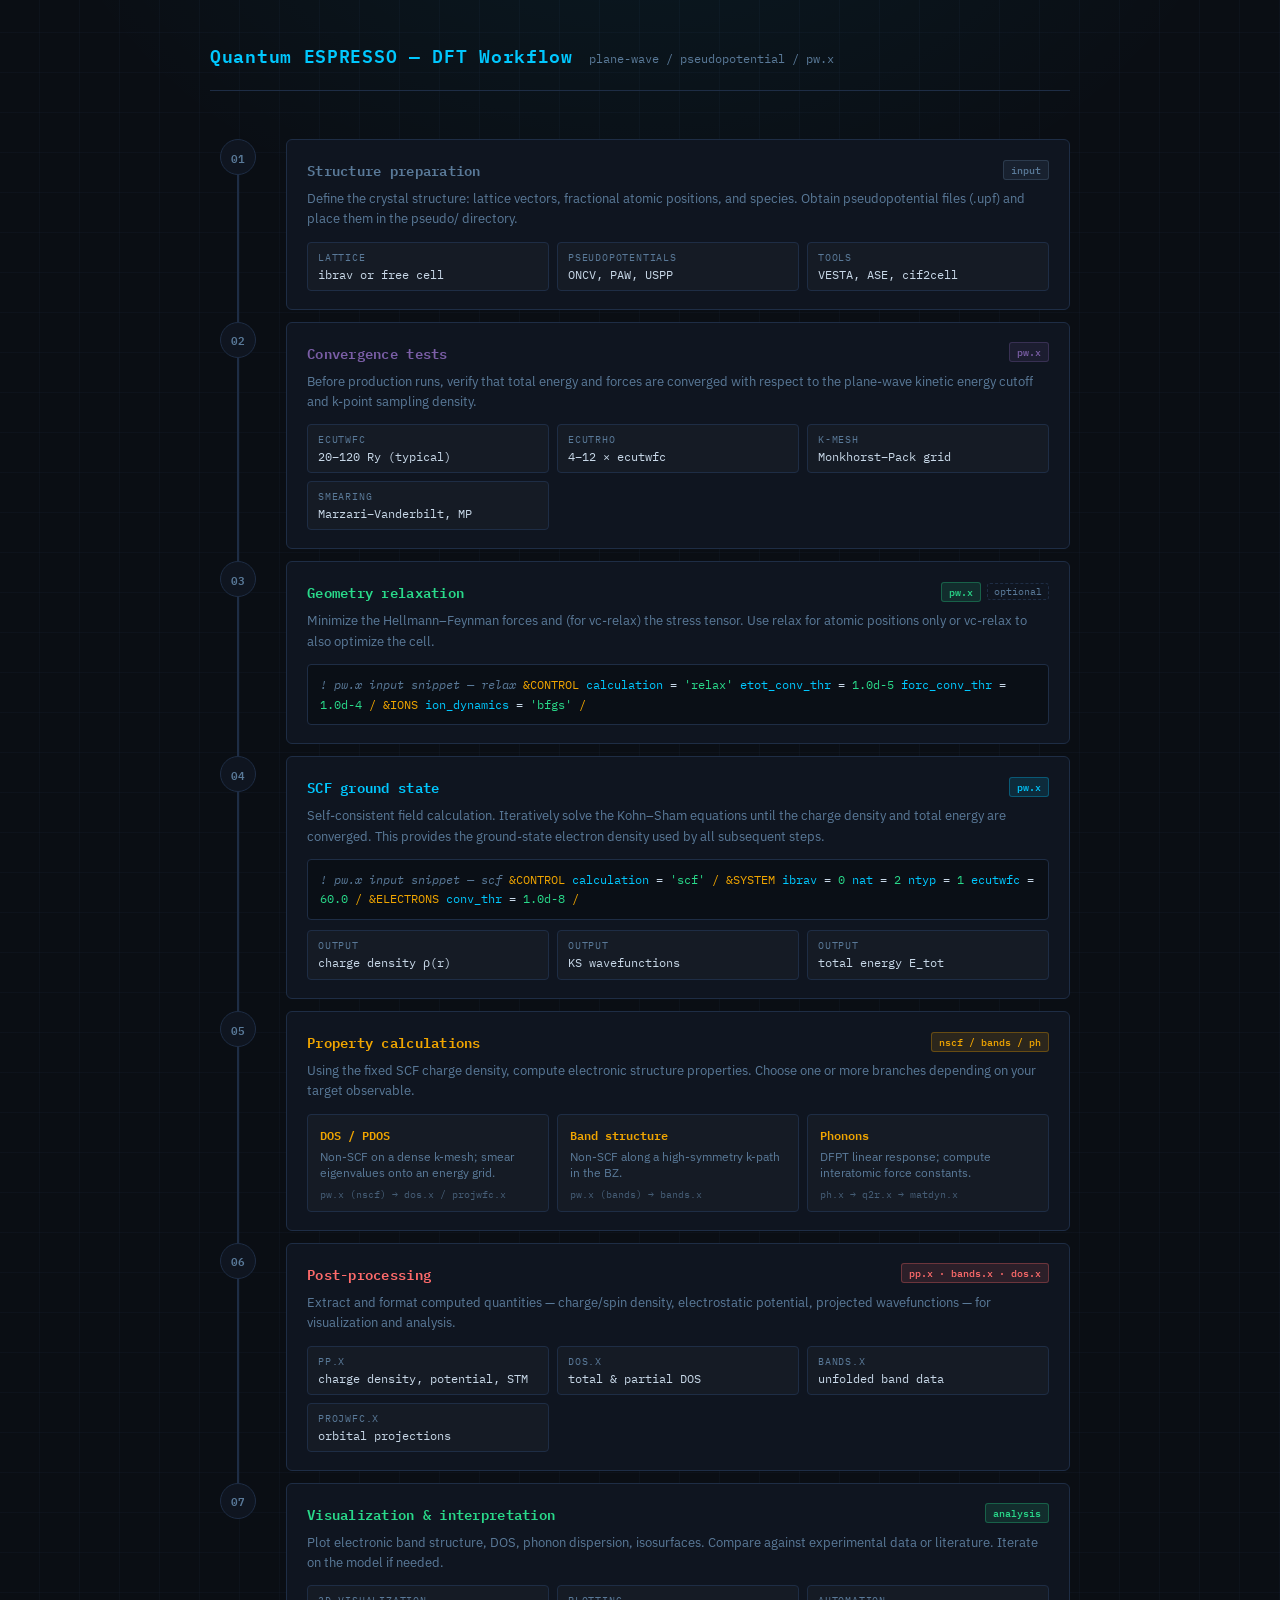
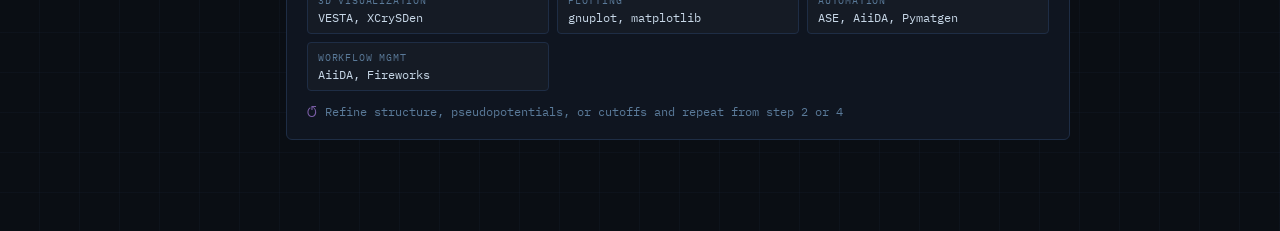
<file: figs/qe_workflow.html>
<!DOCTYPE html>
<html lang="en">
<head>
<meta charset="UTF-8">
<meta name="viewport" content="width=device-width, initial-scale=1.0">
<title>Quantum ESPRESSO Workflow</title>
<link href="https://fonts.googleapis.com/css2?family=IBM+Plex+Mono:wght@400;500;600&family=IBM+Plex+Sans:wght@300;400;500&display=swap" rel="stylesheet">
<style>
  :root {
    --bg: #0a0e14;
    --panel: #0f1520;
    --border: #1e2d45;
    --accent: #00c8ff;
    --accent2: #7b5ea7;
    --amber: #f0a500;
    --green: #29d98a;
    --coral: #ff6b6b;
    --text: #c8d8e8;
    --muted: #5a7a99;
    --mono: 'IBM Plex Mono', monospace;
    --sans: 'IBM Plex Sans', sans-serif;
  }

  * { box-sizing: border-box; margin: 0; padding: 0; }

  body {
    background: var(--bg);
    color: var(--text);
    font-family: var(--sans);
    min-height: 100vh;
    padding: 40px 24px 80px;
    background-image:
      radial-gradient(ellipse 80% 40% at 50% -10%, rgba(0,200,255,0.07) 0%, transparent 60%),
      repeating-linear-gradient(0deg, transparent, transparent 39px, rgba(30,45,69,0.3) 40px),
      repeating-linear-gradient(90deg, transparent, transparent 39px, rgba(30,45,69,0.3) 40px);
  }

  header {
    max-width: 860px;
    margin: 0 auto 48px;
    padding-bottom: 20px;
    border-bottom: 1px solid var(--border);
    display: flex;
    align-items: baseline;
    gap: 16px;
    animation: fadeDown 0.5s ease both;
  }

  header h1 {
    font-family: var(--mono);
    font-size: 1.1rem;
    font-weight: 600;
    color: var(--accent);
    letter-spacing: 0.04em;
  }

  header span {
    font-family: var(--mono);
    font-size: 0.75rem;
    color: var(--muted);
  }

  .workflow {
    max-width: 860px;
    margin: 0 auto;
    display: flex;
    flex-direction: column;
    gap: 0;
  }

  .step {
    display: grid;
    grid-template-columns: 56px 1fr;
    gap: 0 20px;
    animation: fadeUp 0.4s ease both;
  }

  .step:nth-child(1) { animation-delay: 0.05s; }
  .step:nth-child(2) { animation-delay: 0.10s; }
  .step:nth-child(3) { animation-delay: 0.15s; }
  .step:nth-child(4) { animation-delay: 0.20s; }
  .step:nth-child(5) { animation-delay: 0.25s; }
  .step:nth-child(6) { animation-delay: 0.30s; }
  .step:nth-child(7) { animation-delay: 0.35s; }

  .spine {
    display: flex;
    flex-direction: column;
    align-items: center;
  }

  .dot {
    width: 36px;
    height: 36px;
    border-radius: 50%;
    background: var(--panel);
    border: 1.5px solid var(--border);
    display: flex;
    align-items: center;
    justify-content: center;
    font-family: var(--mono);
    font-size: 0.7rem;
    font-weight: 600;
    color: var(--muted);
    flex-shrink: 0;
    transition: border-color 0.2s, color 0.2s, background 0.2s;
    z-index: 1;
  }

  .step:hover .dot {
    border-color: var(--accent);
    color: var(--accent);
    background: rgba(0,200,255,0.06);
  }

  .line {
    width: 1.5px;
    flex: 1;
    background: linear-gradient(to bottom, var(--border), var(--border));
    min-height: 20px;
  }

  .step:last-child .line { display: none; }

  .card {
    background: var(--panel);
    border: 1px solid var(--border);
    border-radius: 6px;
    padding: 18px 20px;
    margin-bottom: 12px;
    transition: border-color 0.2s, background 0.2s;
    position: relative;
    overflow: hidden;
  }

  .card::before {
    content: '';
    position: absolute;
    inset: 0;
    opacity: 0;
    transition: opacity 0.2s;
    pointer-events: none;
  }

  .step:hover .card {
    border-color: var(--card-color, var(--accent));
    background: color-mix(in srgb, var(--card-color, var(--accent)) 4%, var(--panel));
  }

  .step:hover .card::before { opacity: 1; }

  .card-head {
    display: flex;
    align-items: center;
    justify-content: space-between;
    gap: 12px;
    margin-bottom: 8px;
  }

  .card-title {
    font-family: var(--mono);
    font-size: 0.85rem;
    font-weight: 600;
    color: var(--card-color, var(--accent));
    letter-spacing: 0.02em;
  }

  .tag {
    font-family: var(--mono);
    font-size: 0.65rem;
    font-weight: 500;
    color: var(--card-color, var(--accent));
    background: color-mix(in srgb, var(--card-color, var(--accent)) 12%, transparent);
    border: 1px solid color-mix(in srgb, var(--card-color, var(--accent)) 30%, transparent);
    border-radius: 3px;
    padding: 2px 7px;
    white-space: nowrap;
  }

  .card-desc {
    font-size: 0.82rem;
    color: var(--muted);
    line-height: 1.55;
    margin-bottom: 12px;
  }

  .detail-grid {
    display: grid;
    grid-template-columns: repeat(auto-fill, minmax(200px, 1fr));
    gap: 8px;
  }

  .detail {
    background: rgba(255,255,255,0.025);
    border: 1px solid var(--border);
    border-radius: 4px;
    padding: 8px 10px;
  }

  .detail-label {
    font-family: var(--mono);
    font-size: 0.62rem;
    color: var(--muted);
    text-transform: uppercase;
    letter-spacing: 0.08em;
    margin-bottom: 3px;
  }

  .detail-val {
    font-family: var(--mono);
    font-size: 0.75rem;
    color: var(--text);
  }

  /* Branch layout for step 5 */
  .branch-grid {
    display: grid;
    grid-template-columns: repeat(3, 1fr);
    gap: 8px;
    margin-top: 4px;
  }

  .branch-card {
    background: rgba(255,255,255,0.025);
    border: 1px solid var(--border);
    border-radius: 4px;
    padding: 10px 12px;
    transition: border-color 0.2s;
  }

  .branch-card:hover { border-color: var(--amber); }

  .branch-title {
    font-family: var(--mono);
    font-size: 0.72rem;
    font-weight: 600;
    color: var(--amber);
    margin-bottom: 4px;
  }

  .branch-desc {
    font-size: 0.72rem;
    color: var(--muted);
    line-height: 1.4;
  }

  .branch-exe {
    font-family: var(--mono);
    font-size: 0.65rem;
    color: var(--muted);
    margin-top: 6px;
    opacity: 0.7;
  }

  /* code block */
  .code-block {
    background: rgba(0,0,0,0.3);
    border: 1px solid var(--border);
    border-radius: 4px;
    padding: 10px 12px;
    margin-top: 10px;
    font-family: var(--mono);
    font-size: 0.72rem;
    color: var(--text);
    line-height: 1.7;
    overflow-x: auto;
  }

  .code-block .kw { color: var(--accent); }
  .code-block .val { color: var(--green); }
  .code-block .cmt { color: var(--muted); font-style: italic; }
  .code-block .sec { color: var(--amber); }

  .optional-badge {
    font-family: var(--mono);
    font-size: 0.6rem;
    color: var(--muted);
    border: 1px dashed var(--border);
    border-radius: 3px;
    padding: 1px 6px;
  }

  .loop-note {
    display: flex;
    align-items: center;
    gap: 8px;
    margin-top: 10px;
    font-size: 0.75rem;
    color: var(--muted);
    font-family: var(--mono);
  }

  .loop-note::before {
    content: '↺';
    color: var(--accent2);
    font-size: 1rem;
  }

  @keyframes fadeDown {
    from { opacity: 0; transform: translateY(-12px); }
    to   { opacity: 1; transform: translateY(0); }
  }

  @keyframes fadeUp {
    from { opacity: 0; transform: translateY(14px); }
    to   { opacity: 1; transform: translateY(0); }
  }
</style>
</head>
<body>

<header>
  <h1>Quantum ESPRESSO — DFT Workflow</h1>
  <span>plane-wave / pseudopotential / pw.x</span>
</header>

<div class="workflow">

  <!-- Step 1: Structure -->
  <div class="step" style="--card-color: var(--muted)">
    <div class="spine">
      <div class="dot">01</div>
      <div class="line"></div>
    </div>
    <div class="card">
      <div class="card-head">
        <span class="card-title">Structure preparation</span>
        <span class="tag">input</span>
      </div>
      <p class="card-desc">Define the crystal structure: lattice vectors, fractional atomic positions, and species. Obtain pseudopotential files (.upf) and place them in the pseudo/ directory.</p>
      <div class="detail-grid">
        <div class="detail">
          <div class="detail-label">lattice</div>
          <div class="detail-val">ibrav or free cell</div>
        </div>
        <div class="detail">
          <div class="detail-label">pseudopotentials</div>
          <div class="detail-val">ONCV, PAW, USPP</div>
        </div>
        <div class="detail">
          <div class="detail-label">tools</div>
          <div class="detail-val">VESTA, ASE, cif2cell</div>
        </div>
      </div>
    </div>
  </div>

  <!-- Step 2: Convergence tests -->
  <div class="step" style="--card-color: var(--accent2)">
    <div class="spine">
      <div class="dot">02</div>
      <div class="line"></div>
    </div>
    <div class="card">
      <div class="card-head">
        <span class="card-title">Convergence tests</span>
        <span class="tag">pw.x</span>
      </div>
      <p class="card-desc">Before production runs, verify that total energy and forces are converged with respect to the plane-wave kinetic energy cutoff and k-point sampling density.</p>
      <div class="detail-grid">
        <div class="detail">
          <div class="detail-label">ecutwfc</div>
          <div class="detail-val">20–120 Ry (typical)</div>
        </div>
        <div class="detail">
          <div class="detail-label">ecutrho</div>
          <div class="detail-val">4–12 × ecutwfc</div>
        </div>
        <div class="detail">
          <div class="detail-label">k-mesh</div>
          <div class="detail-val">Monkhorst–Pack grid</div>
        </div>
        <div class="detail">
          <div class="detail-label">smearing</div>
          <div class="detail-val">Marzari–Vanderbilt, MP</div>
        </div>
      </div>
    </div>
  </div>

  <!-- Step 3: Relaxation -->
  <div class="step" style="--card-color: var(--green)">
    <div class="spine">
      <div class="dot">03</div>
      <div class="line"></div>
    </div>
    <div class="card">
      <div class="card-head">
        <span class="card-title">Geometry relaxation</span>
        <div style="display:flex;gap:6px;align-items:center">
          <span class="tag">pw.x</span>
          <span class="optional-badge">optional</span>
        </div>
      </div>
      <p class="card-desc">Minimize the Hellmann–Feynman forces and (for vc-relax) the stress tensor. Use relax for atomic positions only or vc-relax to also optimize the cell.</p>
      <div class="code-block">
<span class="cmt">! pw.x input snippet — relax</span>
<span class="sec">&amp;CONTROL</span>
  <span class="kw">calculation</span> = <span class="val">'relax'</span>
  <span class="kw">etot_conv_thr</span> = <span class="val">1.0d-5</span>
  <span class="kw">forc_conv_thr</span> = <span class="val">1.0d-4</span>
<span class="sec">/</span>
<span class="sec">&amp;IONS</span>
  <span class="kw">ion_dynamics</span> = <span class="val">'bfgs'</span>
<span class="sec">/</span>
      </div>
    </div>
  </div>

  <!-- Step 4: SCF -->
  <div class="step" style="--card-color: var(--accent)">
    <div class="spine">
      <div class="dot">04</div>
      <div class="line"></div>
    </div>
    <div class="card">
      <div class="card-head">
        <span class="card-title">SCF ground state</span>
        <span class="tag">pw.x</span>
      </div>
      <p class="card-desc">Self-consistent field calculation. Iteratively solve the Kohn–Sham equations until the charge density and total energy are converged. This provides the ground-state electron density used by all subsequent steps.</p>
      <div class="code-block">
<span class="cmt">! pw.x input snippet — scf</span>
<span class="sec">&amp;CONTROL</span>
  <span class="kw">calculation</span> = <span class="val">'scf'</span>
<span class="sec">/</span>
<span class="sec">&amp;SYSTEM</span>
  <span class="kw">ibrav</span>  = <span class="val">0</span>
  <span class="kw">nat</span>    = <span class="val">2</span>
  <span class="kw">ntyp</span>   = <span class="val">1</span>
  <span class="kw">ecutwfc</span> = <span class="val">60.0</span>
<span class="sec">/</span>
<span class="sec">&amp;ELECTRONS</span>
  <span class="kw">conv_thr</span> = <span class="val">1.0d-8</span>
<span class="sec">/</span>
      </div>
      <div class="detail-grid" style="margin-top:10px">
        <div class="detail">
          <div class="detail-label">output</div>
          <div class="detail-val">charge density ρ(r)</div>
        </div>
        <div class="detail">
          <div class="detail-label">output</div>
          <div class="detail-val">KS wavefunctions</div>
        </div>
        <div class="detail">
          <div class="detail-label">output</div>
          <div class="detail-val">total energy E_tot</div>
        </div>
      </div>
    </div>
  </div>

  <!-- Step 5: Property calculations (branches) -->
  <div class="step" style="--card-color: var(--amber)">
    <div class="spine">
      <div class="dot">05</div>
      <div class="line"></div>
    </div>
    <div class="card">
      <div class="card-head">
        <span class="card-title">Property calculations</span>
        <span class="tag">nscf / bands / ph</span>
      </div>
      <p class="card-desc">Using the fixed SCF charge density, compute electronic structure properties. Choose one or more branches depending on your target observable.</p>
      <div class="branch-grid">
        <div class="branch-card">
          <div class="branch-title">DOS / PDOS</div>
          <div class="branch-desc">Non-SCF on a dense k-mesh; smear eigenvalues onto an energy grid.</div>
          <div class="branch-exe">pw.x (nscf) → dos.x / projwfc.x</div>
        </div>
        <div class="branch-card">
          <div class="branch-title">Band structure</div>
          <div class="branch-desc">Non-SCF along a high-symmetry k-path in the BZ.</div>
          <div class="branch-exe">pw.x (bands) → bands.x</div>
        </div>
        <div class="branch-card">
          <div class="branch-title">Phonons</div>
          <div class="branch-desc">DFPT linear response; compute interatomic force constants.</div>
          <div class="branch-exe">ph.x → q2r.x → matdyn.x</div>
        </div>
      </div>
    </div>
  </div>

  <!-- Step 6: Post-processing -->
  <div class="step" style="--card-color: var(--coral)">
    <div class="spine">
      <div class="dot">06</div>
      <div class="line"></div>
    </div>
    <div class="card">
      <div class="card-head">
        <span class="card-title">Post-processing</span>
        <span class="tag">pp.x · bands.x · dos.x</span>
      </div>
      <p class="card-desc">Extract and format computed quantities — charge/spin density, electrostatic potential, projected wavefunctions — for visualization and analysis.</p>
      <div class="detail-grid">
        <div class="detail">
          <div class="detail-label">pp.x</div>
          <div class="detail-val">charge density, potential, STM</div>
        </div>
        <div class="detail">
          <div class="detail-label">dos.x</div>
          <div class="detail-val">total & partial DOS</div>
        </div>
        <div class="detail">
          <div class="detail-label">bands.x</div>
          <div class="detail-val">unfolded band data</div>
        </div>
        <div class="detail">
          <div class="detail-label">projwfc.x</div>
          <div class="detail-val">orbital projections</div>
        </div>
      </div>
    </div>
  </div>

  <!-- Step 7: Analysis -->
  <div class="step" style="--card-color: var(--green)">
    <div class="spine">
      <div class="dot">07</div>
      <div class="line"></div>
    </div>
    <div class="card">
      <div class="card-head">
        <span class="card-title">Visualization &amp; interpretation</span>
        <span class="tag">analysis</span>
      </div>
      <p class="card-desc">Plot electronic band structure, DOS, phonon dispersion, isosurfaces. Compare against experimental data or literature. Iterate on the model if needed.</p>
      <div class="detail-grid">
        <div class="detail">
          <div class="detail-label">3D visualization</div>
          <div class="detail-val">VESTA, XCrySDen</div>
        </div>
        <div class="detail">
          <div class="detail-label">plotting</div>
          <div class="detail-val">gnuplot, matplotlib</div>
        </div>
        <div class="detail">
          <div class="detail-label">automation</div>
          <div class="detail-val">ASE, AiiDA, Pymatgen</div>
        </div>
        <div class="detail">
          <div class="detail-label">workflow mgmt</div>
          <div class="detail-val">AiiDA, Fireworks</div>
        </div>
      </div>
      <div class="loop-note">Refine structure, pseudopotentials, or cutoffs and repeat from step 2 or 4</div>
    </div>
  </div>

</div>

</body>
</html>
</file>
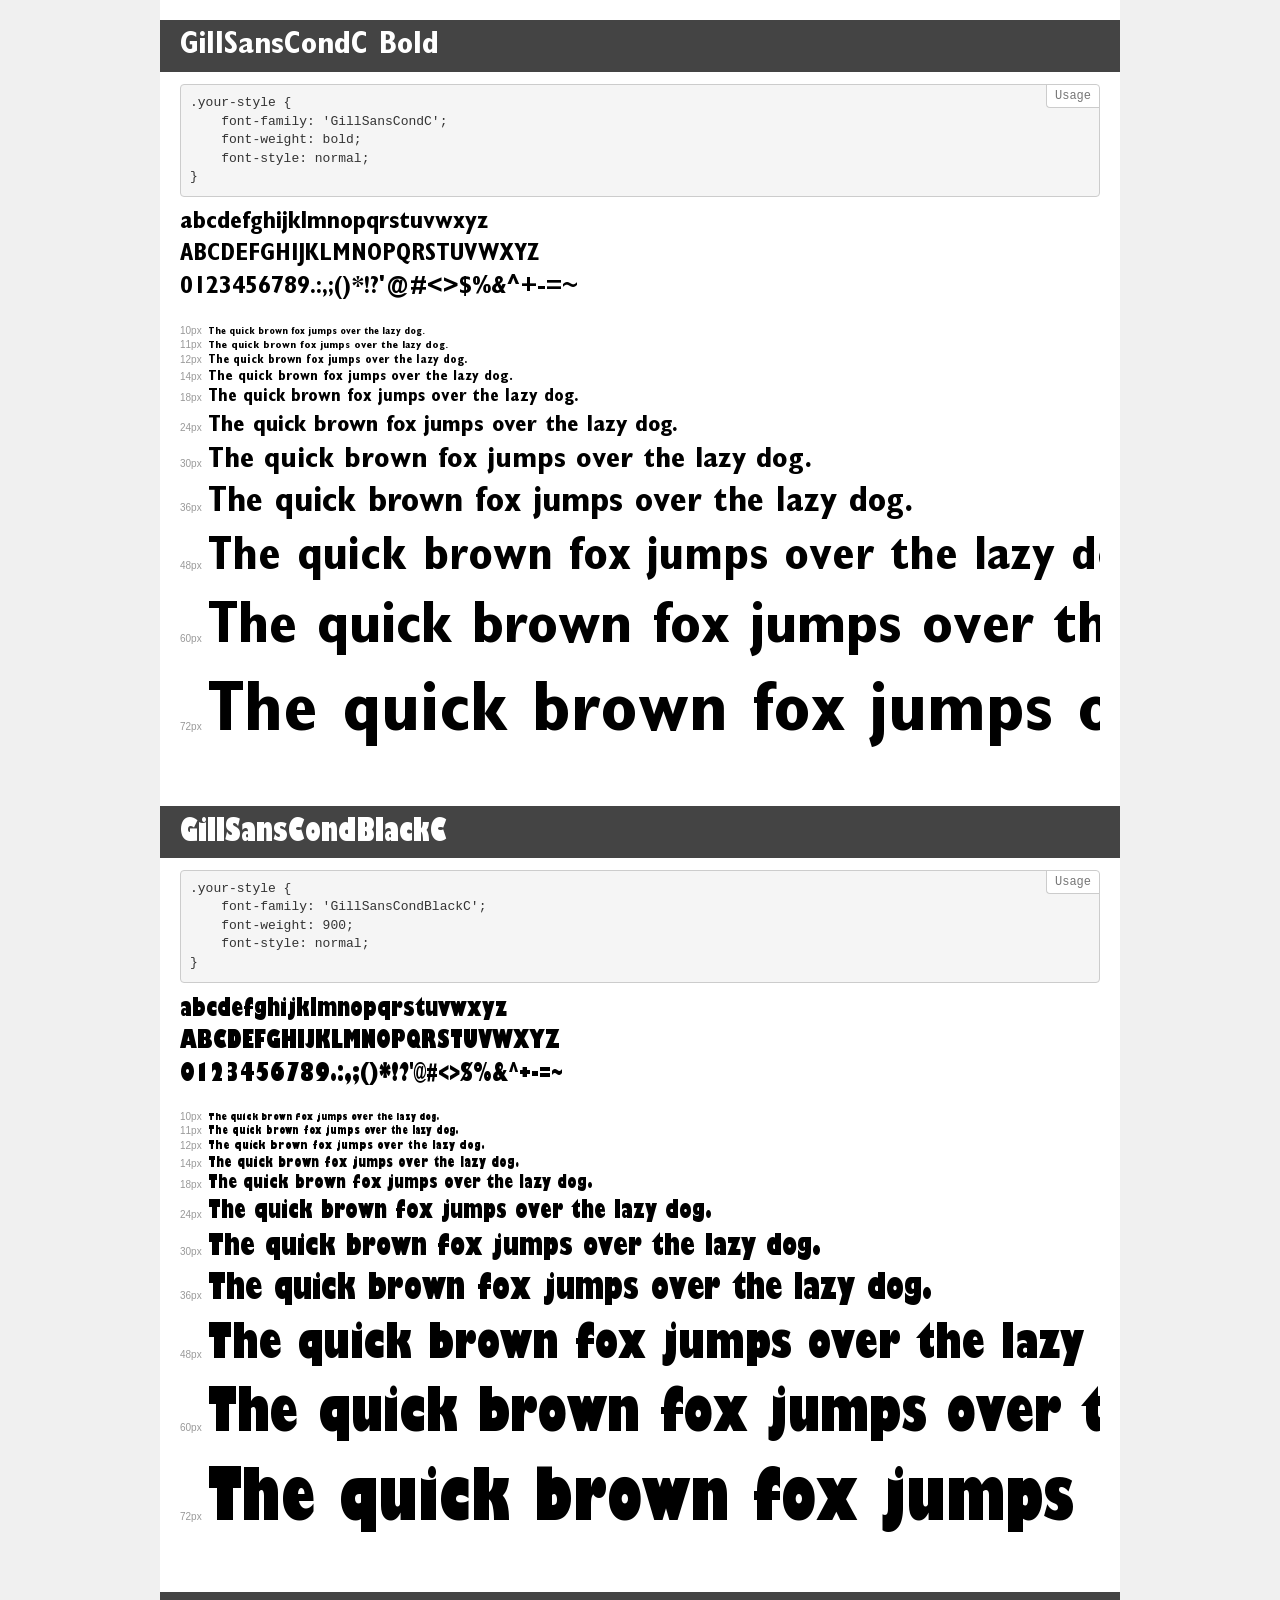
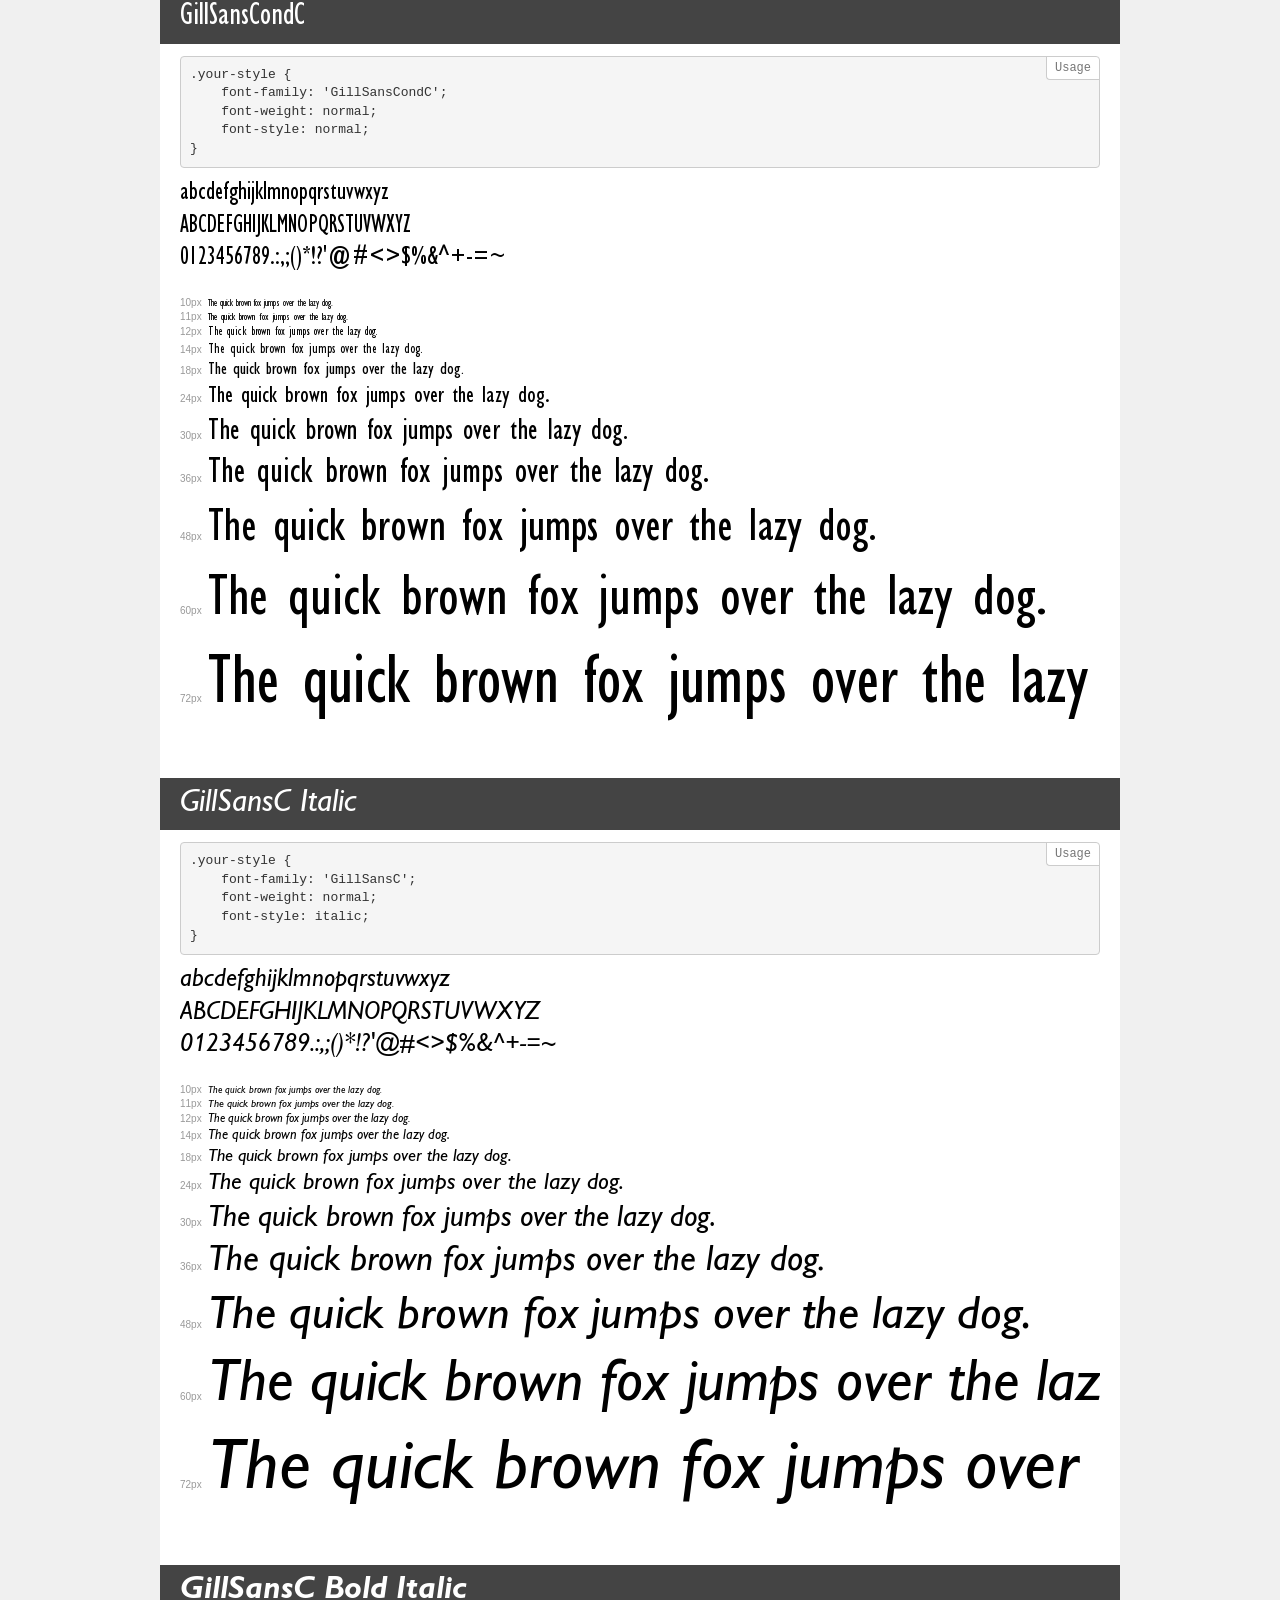
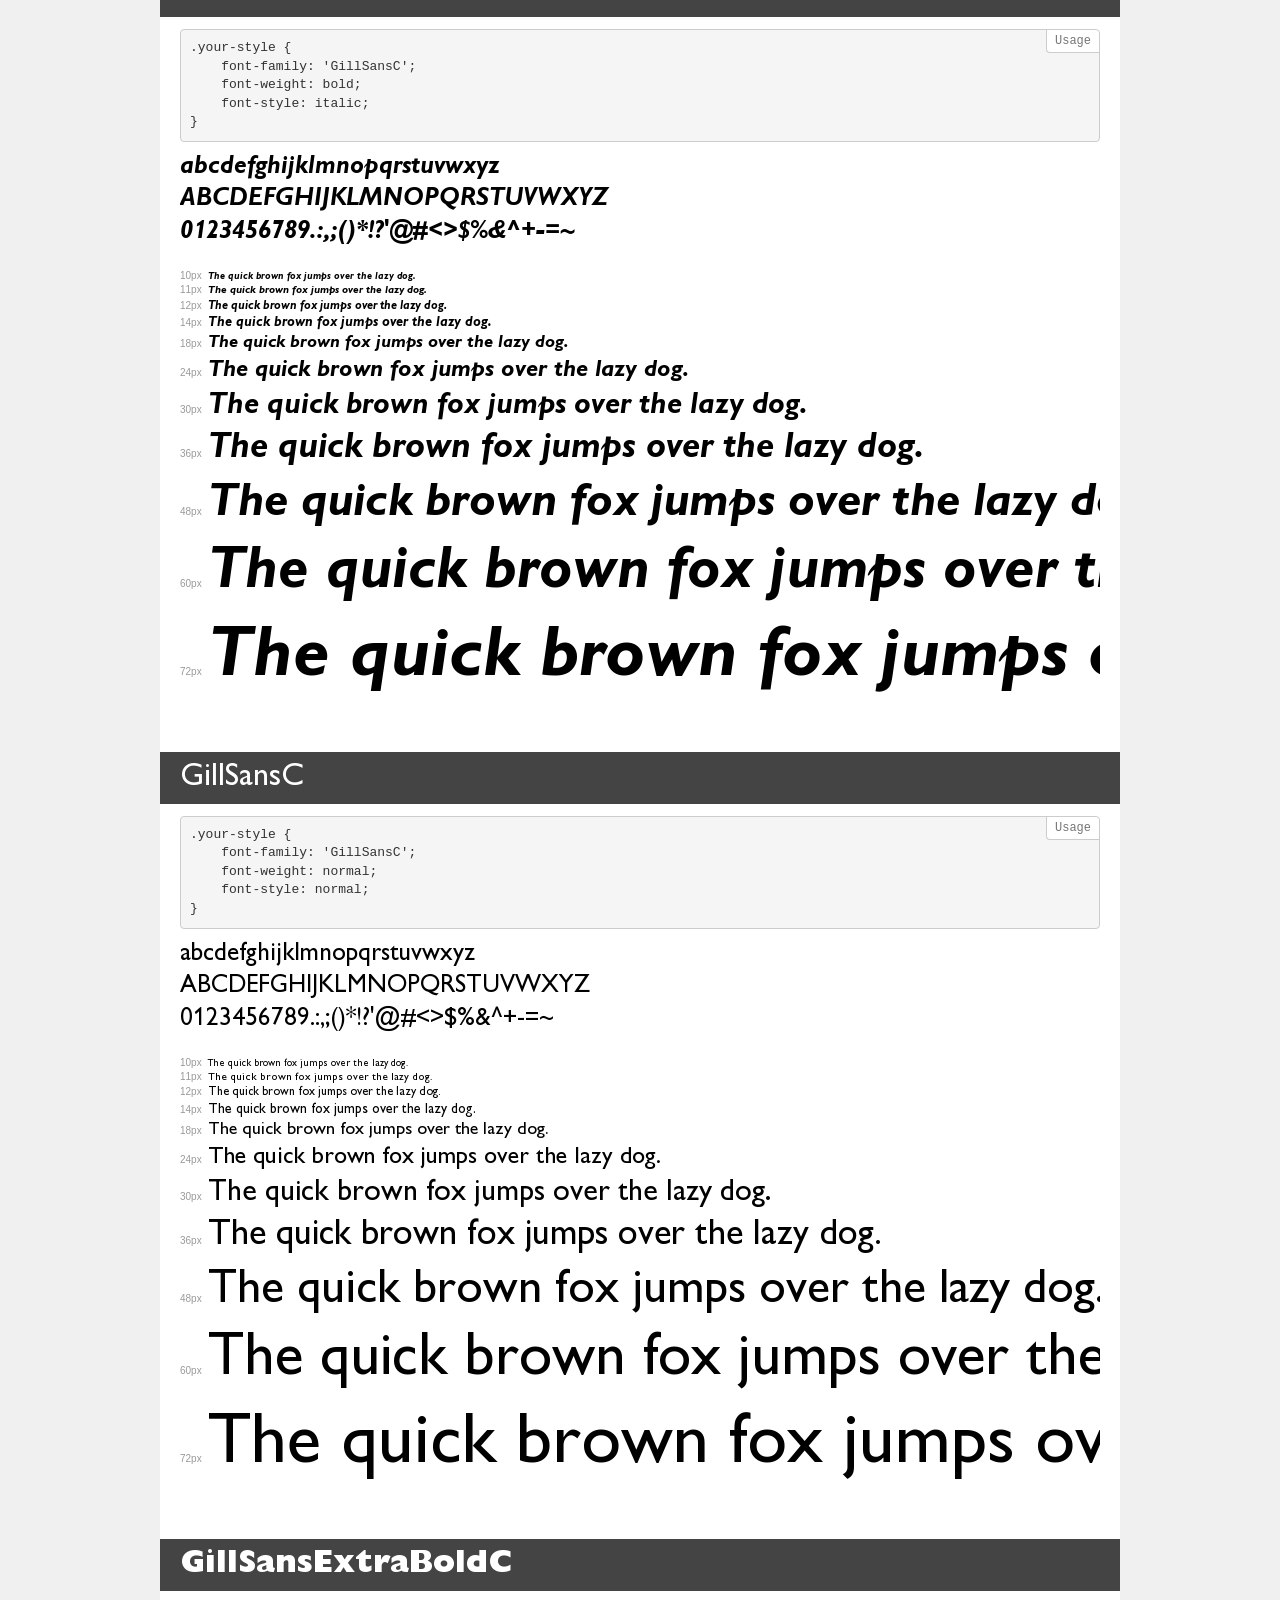
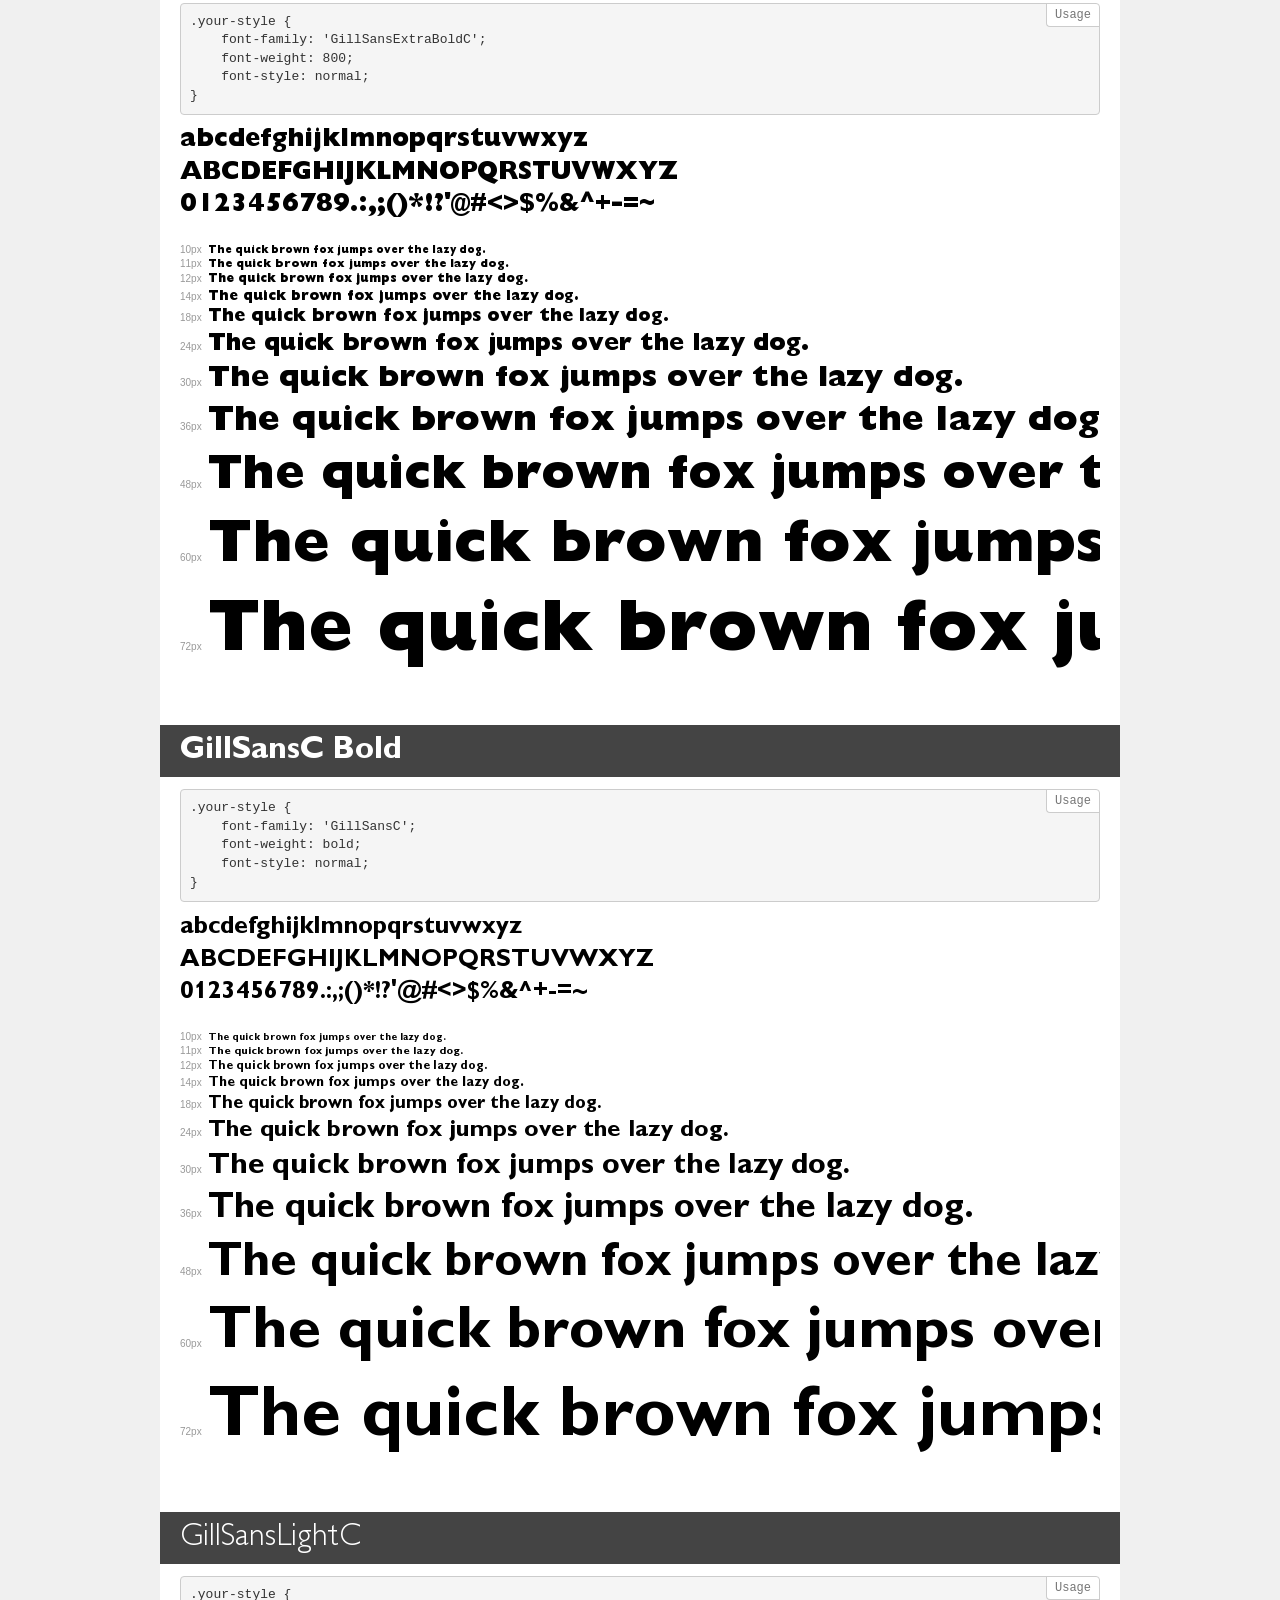
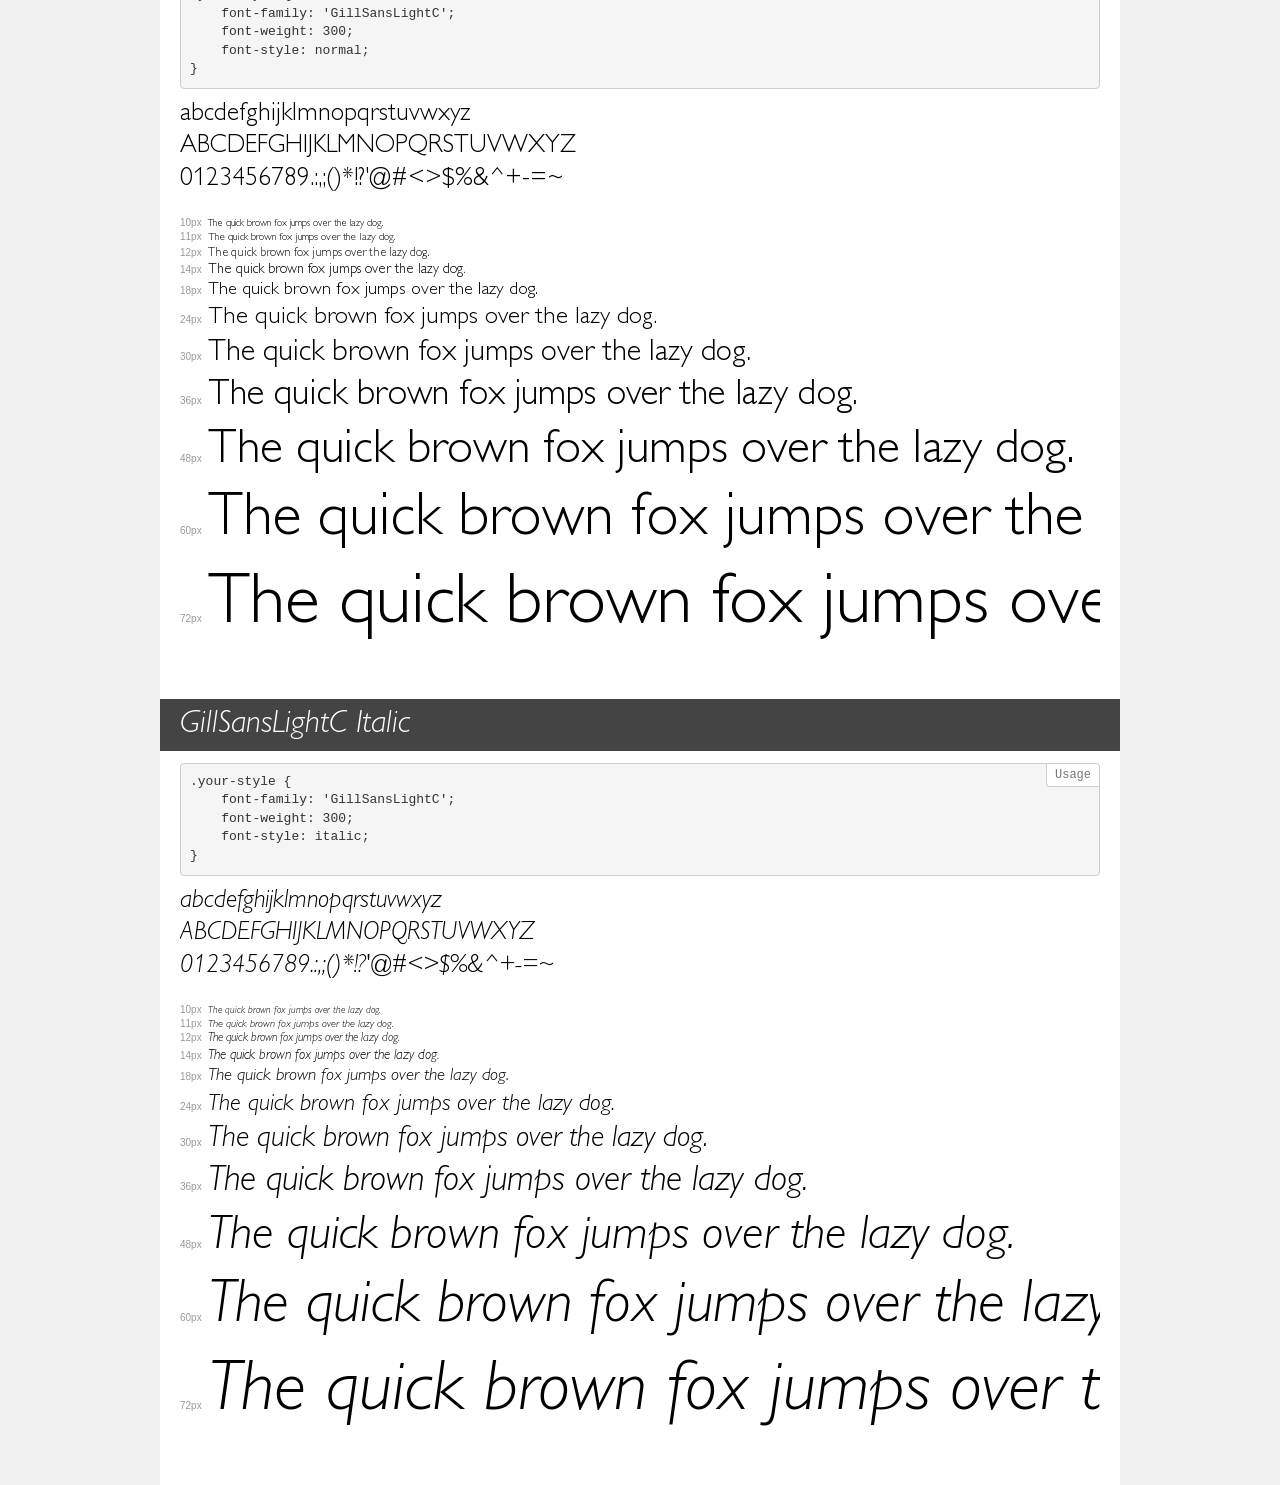
<file: fonts/GillSans/demo.html>
<!DOCTYPE html>
<html lang="en">
<head>
    <meta charset="utf-8">
    <meta http-equiv="X-UA-Compatible" content="IE=edge">
    <meta name="viewport" content="width=device-width, initial-scale=1">
    <meta name="robots" content="noindex, noarchive">
    <meta name="format-detection" content="telephone=no">
    <title>Transfonter demo</title>
    <link href="stylesheet.css" rel="stylesheet">
    <style>
        /*
        http://meyerweb.com/eric/tools/css/reset/
        v2.0 | 20110126
        License: none (public domain)
        */
        html, body, div, span, applet, object, iframe,
        h1, h2, h3, h4, h5, h6, p, blockquote, pre,
        a, abbr, acronym, address, big, cite, code,
        del, dfn, em, img, ins, kbd, q, s, samp,
        small, strike, strong, sub, sup, tt, var,
        b, u, i, center,
        dl, dt, dd, ol, ul, li,
        fieldset, form, label, legend,
        table, caption, tbody, tfoot, thead, tr, th, td,
        article, aside, canvas, details, embed,
        figure, figcaption, footer, header, hgroup,
        menu, nav, output, ruby, section, summary,
        time, mark, audio, video {
            margin: 0;
            padding: 0;
            border: 0;
            font-size: 100%;
            font: inherit;
            vertical-align: baseline;
        }
        /* HTML5 display-role reset for older browsers */
        article, aside, details, figcaption, figure,
        footer, header, hgroup, menu, nav, section {
            display: block;
        }
        body {
            line-height: 1;
        }
        ol, ul {
            list-style: none;
        }
        blockquote, q {
            quotes: none;
        }
        blockquote:before, blockquote:after,
        q:before, q:after {
            content: '';
            content: none;
        }
        table {
            border-collapse: collapse;
            border-spacing: 0;
        }
        /* demo styles */
        body {
            background: #f0f0f0;
            color: #000;
        }
        .page {
            background: #fff;
            width: 920px;
            margin: 0 auto;
            padding: 20px 20px 0 20px;
            overflow: hidden;
        }
        .font-container {
            overflow-x: auto;
            overflow-y: hidden;
            margin-bottom: 40px;
            line-height: 1.3;
            white-space: nowrap;
            padding-bottom: 5px;
        }
        h1 {
            position: relative;
            background: #444;
            font-size: 32px;
            color: #fff;
            padding: 10px 20px;
            margin: 0 -20px 12px -20px;
        }
        .letters {
            font-size: 25px;
            margin-bottom: 20px;
        }
        .s10:before {
            content: '10px';
        }
        .s11:before {
            content: '11px';
        }
        .s12:before {
            content: '12px';
        }
        .s14:before {
            content: '14px';
        }
        .s18:before {
            content: '18px';
        }
        .s24:before {
            content: '24px';
        }
        .s30:before {
            content: '30px';
        }
        .s36:before {
            content: '36px';
        }
        .s48:before {
            content: '48px';
        }
        .s60:before {
            content: '60px';
        }
        .s72:before {
            content: '72px';
        }
        .s10:before, .s11:before, .s12:before, .s14:before,
        .s18:before, .s24:before, .s30:before, .s36:before,
        .s48:before, .s60:before, .s72:before {
            font-family: Arial, sans-serif;
            font-size: 10px;
            font-weight: normal;
            font-style: normal;
            color: #999;
            padding-right: 6px;
        }
        pre {
            display: block;
            position: relative;
            padding: 9px;
            margin: 0 0 10px;
            font-family: Monaco, Menlo, Consolas, "Courier New", monospace;
            font-size: 13px;
            line-height: 1.428571429;
            color: #333;
            font-weight: normal;
            font-style: normal;
            background-color: #f5f5f5;
            border: 1px solid #ccc;
            overflow-x: auto;
            border-radius: 4px;
        }
        pre:after {
            display: block;
            position: absolute;
            right: 0;
            top: 0;
            content: 'Usage';
            line-height: 1;
            padding: 5px 8px;
            font-size: 12px;
            color: #767676;
            background-color: #fff;
            border: 1px solid #ccc;
            border-right: none;
            border-top: none;
            border-radius: 0 4px 0 4px;
            z-index: 10;
        }
        /* responsive */
        @media (max-width: 959px) {
            .page {
                width: auto;
                margin: 0;
            }
        }
    </style>
</head>
<body>
<div class="page">
    <div class="demo">
        <h1 style="font-family: 'GillSansCondC'; font-weight: bold; font-style: normal;">GillSansCondC Bold</h1>
        <pre>.your-style {
    font-family: 'GillSansCondC';
    font-weight: bold;
    font-style: normal;
}</pre>
        <div class="font-container" style="font-family: 'GillSansCondC'; font-weight: bold; font-style: normal;">
            <p class="letters">
                abcdefghijklmnopqrstuvwxyz<br>
ABCDEFGHIJKLMNOPQRSTUVWXYZ<br>
                0123456789.:,;()*!?'@#<>$%&^+-=~
            </p>
            <p class="s10" style="font-size: 10px;">The quick brown fox jumps over the lazy dog.</p>
            <p class="s11" style="font-size: 11px;">The quick brown fox jumps over the lazy dog.</p>
            <p class="s12" style="font-size: 12px;">The quick brown fox jumps over the lazy dog.</p>
            <p class="s14" style="font-size: 14px;">The quick brown fox jumps over the lazy dog.</p>
            <p class="s18" style="font-size: 18px;">The quick brown fox jumps over the lazy dog.</p>
            <p class="s24" style="font-size: 24px;">The quick brown fox jumps over the lazy dog.</p>
            <p class="s30" style="font-size: 30px;">The quick brown fox jumps over the lazy dog.</p>
            <p class="s36" style="font-size: 36px;">The quick brown fox jumps over the lazy dog.</p>
            <p class="s48" style="font-size: 48px;">The quick brown fox jumps over the lazy dog.</p>
            <p class="s60" style="font-size: 60px;">The quick brown fox jumps over the lazy dog.</p>
            <p class="s72" style="font-size: 72px;">The quick brown fox jumps over the lazy dog.</p>
        </div>
    </div>
    <div class="demo">
        <h1 style="font-family: 'GillSansCondBlackC'; font-weight: 900; font-style: normal;">GillSansCondBlackC</h1>
        <pre>.your-style {
    font-family: 'GillSansCondBlackC';
    font-weight: 900;
    font-style: normal;
}</pre>
        <div class="font-container" style="font-family: 'GillSansCondBlackC'; font-weight: 900; font-style: normal;">
            <p class="letters">
                abcdefghijklmnopqrstuvwxyz<br>
ABCDEFGHIJKLMNOPQRSTUVWXYZ<br>
                0123456789.:,;()*!?'@#<>$%&^+-=~
            </p>
            <p class="s10" style="font-size: 10px;">The quick brown fox jumps over the lazy dog.</p>
            <p class="s11" style="font-size: 11px;">The quick brown fox jumps over the lazy dog.</p>
            <p class="s12" style="font-size: 12px;">The quick brown fox jumps over the lazy dog.</p>
            <p class="s14" style="font-size: 14px;">The quick brown fox jumps over the lazy dog.</p>
            <p class="s18" style="font-size: 18px;">The quick brown fox jumps over the lazy dog.</p>
            <p class="s24" style="font-size: 24px;">The quick brown fox jumps over the lazy dog.</p>
            <p class="s30" style="font-size: 30px;">The quick brown fox jumps over the lazy dog.</p>
            <p class="s36" style="font-size: 36px;">The quick brown fox jumps over the lazy dog.</p>
            <p class="s48" style="font-size: 48px;">The quick brown fox jumps over the lazy dog.</p>
            <p class="s60" style="font-size: 60px;">The quick brown fox jumps over the lazy dog.</p>
            <p class="s72" style="font-size: 72px;">The quick brown fox jumps over the lazy dog.</p>
        </div>
    </div>
    <div class="demo">
        <h1 style="font-family: 'GillSansCondC'; font-weight: normal; font-style: normal;">GillSansCondC</h1>
        <pre>.your-style {
    font-family: 'GillSansCondC';
    font-weight: normal;
    font-style: normal;
}</pre>
        <div class="font-container" style="font-family: 'GillSansCondC'; font-weight: normal; font-style: normal;">
            <p class="letters">
                abcdefghijklmnopqrstuvwxyz<br>
ABCDEFGHIJKLMNOPQRSTUVWXYZ<br>
                0123456789.:,;()*!?'@#<>$%&^+-=~
            </p>
            <p class="s10" style="font-size: 10px;">The quick brown fox jumps over the lazy dog.</p>
            <p class="s11" style="font-size: 11px;">The quick brown fox jumps over the lazy dog.</p>
            <p class="s12" style="font-size: 12px;">The quick brown fox jumps over the lazy dog.</p>
            <p class="s14" style="font-size: 14px;">The quick brown fox jumps over the lazy dog.</p>
            <p class="s18" style="font-size: 18px;">The quick brown fox jumps over the lazy dog.</p>
            <p class="s24" style="font-size: 24px;">The quick brown fox jumps over the lazy dog.</p>
            <p class="s30" style="font-size: 30px;">The quick brown fox jumps over the lazy dog.</p>
            <p class="s36" style="font-size: 36px;">The quick brown fox jumps over the lazy dog.</p>
            <p class="s48" style="font-size: 48px;">The quick brown fox jumps over the lazy dog.</p>
            <p class="s60" style="font-size: 60px;">The quick brown fox jumps over the lazy dog.</p>
            <p class="s72" style="font-size: 72px;">The quick brown fox jumps over the lazy dog.</p>
        </div>
    </div>
    <div class="demo">
        <h1 style="font-family: 'GillSansC'; font-weight: normal; font-style: italic;">GillSansC Italic</h1>
        <pre>.your-style {
    font-family: 'GillSansC';
    font-weight: normal;
    font-style: italic;
}</pre>
        <div class="font-container" style="font-family: 'GillSansC'; font-weight: normal; font-style: italic;">
            <p class="letters">
                abcdefghijklmnopqrstuvwxyz<br>
ABCDEFGHIJKLMNOPQRSTUVWXYZ<br>
                0123456789.:,;()*!?'@#<>$%&^+-=~
            </p>
            <p class="s10" style="font-size: 10px;">The quick brown fox jumps over the lazy dog.</p>
            <p class="s11" style="font-size: 11px;">The quick brown fox jumps over the lazy dog.</p>
            <p class="s12" style="font-size: 12px;">The quick brown fox jumps over the lazy dog.</p>
            <p class="s14" style="font-size: 14px;">The quick brown fox jumps over the lazy dog.</p>
            <p class="s18" style="font-size: 18px;">The quick brown fox jumps over the lazy dog.</p>
            <p class="s24" style="font-size: 24px;">The quick brown fox jumps over the lazy dog.</p>
            <p class="s30" style="font-size: 30px;">The quick brown fox jumps over the lazy dog.</p>
            <p class="s36" style="font-size: 36px;">The quick brown fox jumps over the lazy dog.</p>
            <p class="s48" style="font-size: 48px;">The quick brown fox jumps over the lazy dog.</p>
            <p class="s60" style="font-size: 60px;">The quick brown fox jumps over the lazy dog.</p>
            <p class="s72" style="font-size: 72px;">The quick brown fox jumps over the lazy dog.</p>
        </div>
    </div>
    <div class="demo">
        <h1 style="font-family: 'GillSansC'; font-weight: bold; font-style: italic;">GillSansC Bold Italic</h1>
        <pre>.your-style {
    font-family: 'GillSansC';
    font-weight: bold;
    font-style: italic;
}</pre>
        <div class="font-container" style="font-family: 'GillSansC'; font-weight: bold; font-style: italic;">
            <p class="letters">
                abcdefghijklmnopqrstuvwxyz<br>
ABCDEFGHIJKLMNOPQRSTUVWXYZ<br>
                0123456789.:,;()*!?'@#<>$%&^+-=~
            </p>
            <p class="s10" style="font-size: 10px;">The quick brown fox jumps over the lazy dog.</p>
            <p class="s11" style="font-size: 11px;">The quick brown fox jumps over the lazy dog.</p>
            <p class="s12" style="font-size: 12px;">The quick brown fox jumps over the lazy dog.</p>
            <p class="s14" style="font-size: 14px;">The quick brown fox jumps over the lazy dog.</p>
            <p class="s18" style="font-size: 18px;">The quick brown fox jumps over the lazy dog.</p>
            <p class="s24" style="font-size: 24px;">The quick brown fox jumps over the lazy dog.</p>
            <p class="s30" style="font-size: 30px;">The quick brown fox jumps over the lazy dog.</p>
            <p class="s36" style="font-size: 36px;">The quick brown fox jumps over the lazy dog.</p>
            <p class="s48" style="font-size: 48px;">The quick brown fox jumps over the lazy dog.</p>
            <p class="s60" style="font-size: 60px;">The quick brown fox jumps over the lazy dog.</p>
            <p class="s72" style="font-size: 72px;">The quick brown fox jumps over the lazy dog.</p>
        </div>
    </div>
    <div class="demo">
        <h1 style="font-family: 'GillSansC'; font-weight: normal; font-style: normal;">GillSansC</h1>
        <pre>.your-style {
    font-family: 'GillSansC';
    font-weight: normal;
    font-style: normal;
}</pre>
        <div class="font-container" style="font-family: 'GillSansC'; font-weight: normal; font-style: normal;">
            <p class="letters">
                abcdefghijklmnopqrstuvwxyz<br>
ABCDEFGHIJKLMNOPQRSTUVWXYZ<br>
                0123456789.:,;()*!?'@#<>$%&^+-=~
            </p>
            <p class="s10" style="font-size: 10px;">The quick brown fox jumps over the lazy dog.</p>
            <p class="s11" style="font-size: 11px;">The quick brown fox jumps over the lazy dog.</p>
            <p class="s12" style="font-size: 12px;">The quick brown fox jumps over the lazy dog.</p>
            <p class="s14" style="font-size: 14px;">The quick brown fox jumps over the lazy dog.</p>
            <p class="s18" style="font-size: 18px;">The quick brown fox jumps over the lazy dog.</p>
            <p class="s24" style="font-size: 24px;">The quick brown fox jumps over the lazy dog.</p>
            <p class="s30" style="font-size: 30px;">The quick brown fox jumps over the lazy dog.</p>
            <p class="s36" style="font-size: 36px;">The quick brown fox jumps over the lazy dog.</p>
            <p class="s48" style="font-size: 48px;">The quick brown fox jumps over the lazy dog.</p>
            <p class="s60" style="font-size: 60px;">The quick brown fox jumps over the lazy dog.</p>
            <p class="s72" style="font-size: 72px;">The quick brown fox jumps over the lazy dog.</p>
        </div>
    </div>
    <div class="demo">
        <h1 style="font-family: 'GillSansExtraBoldC'; font-weight: 800; font-style: normal;">GillSansExtraBoldC</h1>
        <pre>.your-style {
    font-family: 'GillSansExtraBoldC';
    font-weight: 800;
    font-style: normal;
}</pre>
        <div class="font-container" style="font-family: 'GillSansExtraBoldC'; font-weight: 800; font-style: normal;">
            <p class="letters">
                abcdefghijklmnopqrstuvwxyz<br>
ABCDEFGHIJKLMNOPQRSTUVWXYZ<br>
                0123456789.:,;()*!?'@#<>$%&^+-=~
            </p>
            <p class="s10" style="font-size: 10px;">The quick brown fox jumps over the lazy dog.</p>
            <p class="s11" style="font-size: 11px;">The quick brown fox jumps over the lazy dog.</p>
            <p class="s12" style="font-size: 12px;">The quick brown fox jumps over the lazy dog.</p>
            <p class="s14" style="font-size: 14px;">The quick brown fox jumps over the lazy dog.</p>
            <p class="s18" style="font-size: 18px;">The quick brown fox jumps over the lazy dog.</p>
            <p class="s24" style="font-size: 24px;">The quick brown fox jumps over the lazy dog.</p>
            <p class="s30" style="font-size: 30px;">The quick brown fox jumps over the lazy dog.</p>
            <p class="s36" style="font-size: 36px;">The quick brown fox jumps over the lazy dog.</p>
            <p class="s48" style="font-size: 48px;">The quick brown fox jumps over the lazy dog.</p>
            <p class="s60" style="font-size: 60px;">The quick brown fox jumps over the lazy dog.</p>
            <p class="s72" style="font-size: 72px;">The quick brown fox jumps over the lazy dog.</p>
        </div>
    </div>
    <div class="demo">
        <h1 style="font-family: 'GillSansC'; font-weight: bold; font-style: normal;">GillSansC Bold</h1>
        <pre>.your-style {
    font-family: 'GillSansC';
    font-weight: bold;
    font-style: normal;
}</pre>
        <div class="font-container" style="font-family: 'GillSansC'; font-weight: bold; font-style: normal;">
            <p class="letters">
                abcdefghijklmnopqrstuvwxyz<br>
ABCDEFGHIJKLMNOPQRSTUVWXYZ<br>
                0123456789.:,;()*!?'@#<>$%&^+-=~
            </p>
            <p class="s10" style="font-size: 10px;">The quick brown fox jumps over the lazy dog.</p>
            <p class="s11" style="font-size: 11px;">The quick brown fox jumps over the lazy dog.</p>
            <p class="s12" style="font-size: 12px;">The quick brown fox jumps over the lazy dog.</p>
            <p class="s14" style="font-size: 14px;">The quick brown fox jumps over the lazy dog.</p>
            <p class="s18" style="font-size: 18px;">The quick brown fox jumps over the lazy dog.</p>
            <p class="s24" style="font-size: 24px;">The quick brown fox jumps over the lazy dog.</p>
            <p class="s30" style="font-size: 30px;">The quick brown fox jumps over the lazy dog.</p>
            <p class="s36" style="font-size: 36px;">The quick brown fox jumps over the lazy dog.</p>
            <p class="s48" style="font-size: 48px;">The quick brown fox jumps over the lazy dog.</p>
            <p class="s60" style="font-size: 60px;">The quick brown fox jumps over the lazy dog.</p>
            <p class="s72" style="font-size: 72px;">The quick brown fox jumps over the lazy dog.</p>
        </div>
    </div>
    <div class="demo">
        <h1 style="font-family: 'GillSansLightC'; font-weight: 300; font-style: normal;">GillSansLightC</h1>
        <pre>.your-style {
    font-family: 'GillSansLightC';
    font-weight: 300;
    font-style: normal;
}</pre>
        <div class="font-container" style="font-family: 'GillSansLightC'; font-weight: 300; font-style: normal;">
            <p class="letters">
                abcdefghijklmnopqrstuvwxyz<br>
ABCDEFGHIJKLMNOPQRSTUVWXYZ<br>
                0123456789.:,;()*!?'@#<>$%&^+-=~
            </p>
            <p class="s10" style="font-size: 10px;">The quick brown fox jumps over the lazy dog.</p>
            <p class="s11" style="font-size: 11px;">The quick brown fox jumps over the lazy dog.</p>
            <p class="s12" style="font-size: 12px;">The quick brown fox jumps over the lazy dog.</p>
            <p class="s14" style="font-size: 14px;">The quick brown fox jumps over the lazy dog.</p>
            <p class="s18" style="font-size: 18px;">The quick brown fox jumps over the lazy dog.</p>
            <p class="s24" style="font-size: 24px;">The quick brown fox jumps over the lazy dog.</p>
            <p class="s30" style="font-size: 30px;">The quick brown fox jumps over the lazy dog.</p>
            <p class="s36" style="font-size: 36px;">The quick brown fox jumps over the lazy dog.</p>
            <p class="s48" style="font-size: 48px;">The quick brown fox jumps over the lazy dog.</p>
            <p class="s60" style="font-size: 60px;">The quick brown fox jumps over the lazy dog.</p>
            <p class="s72" style="font-size: 72px;">The quick brown fox jumps over the lazy dog.</p>
        </div>
    </div>
    <div class="demo">
        <h1 style="font-family: 'GillSansLightC'; font-weight: 300; font-style: italic;">GillSansLightC Italic</h1>
        <pre>.your-style {
    font-family: 'GillSansLightC';
    font-weight: 300;
    font-style: italic;
}</pre>
        <div class="font-container" style="font-family: 'GillSansLightC'; font-weight: 300; font-style: italic;">
            <p class="letters">
                abcdefghijklmnopqrstuvwxyz<br>
ABCDEFGHIJKLMNOPQRSTUVWXYZ<br>
                0123456789.:,;()*!?'@#<>$%&^+-=~
            </p>
            <p class="s10" style="font-size: 10px;">The quick brown fox jumps over the lazy dog.</p>
            <p class="s11" style="font-size: 11px;">The quick brown fox jumps over the lazy dog.</p>
            <p class="s12" style="font-size: 12px;">The quick brown fox jumps over the lazy dog.</p>
            <p class="s14" style="font-size: 14px;">The quick brown fox jumps over the lazy dog.</p>
            <p class="s18" style="font-size: 18px;">The quick brown fox jumps over the lazy dog.</p>
            <p class="s24" style="font-size: 24px;">The quick brown fox jumps over the lazy dog.</p>
            <p class="s30" style="font-size: 30px;">The quick brown fox jumps over the lazy dog.</p>
            <p class="s36" style="font-size: 36px;">The quick brown fox jumps over the lazy dog.</p>
            <p class="s48" style="font-size: 48px;">The quick brown fox jumps over the lazy dog.</p>
            <p class="s60" style="font-size: 60px;">The quick brown fox jumps over the lazy dog.</p>
            <p class="s72" style="font-size: 72px;">The quick brown fox jumps over the lazy dog.</p>
        </div>
    </div>
</div>
</body>
</html>
</file>
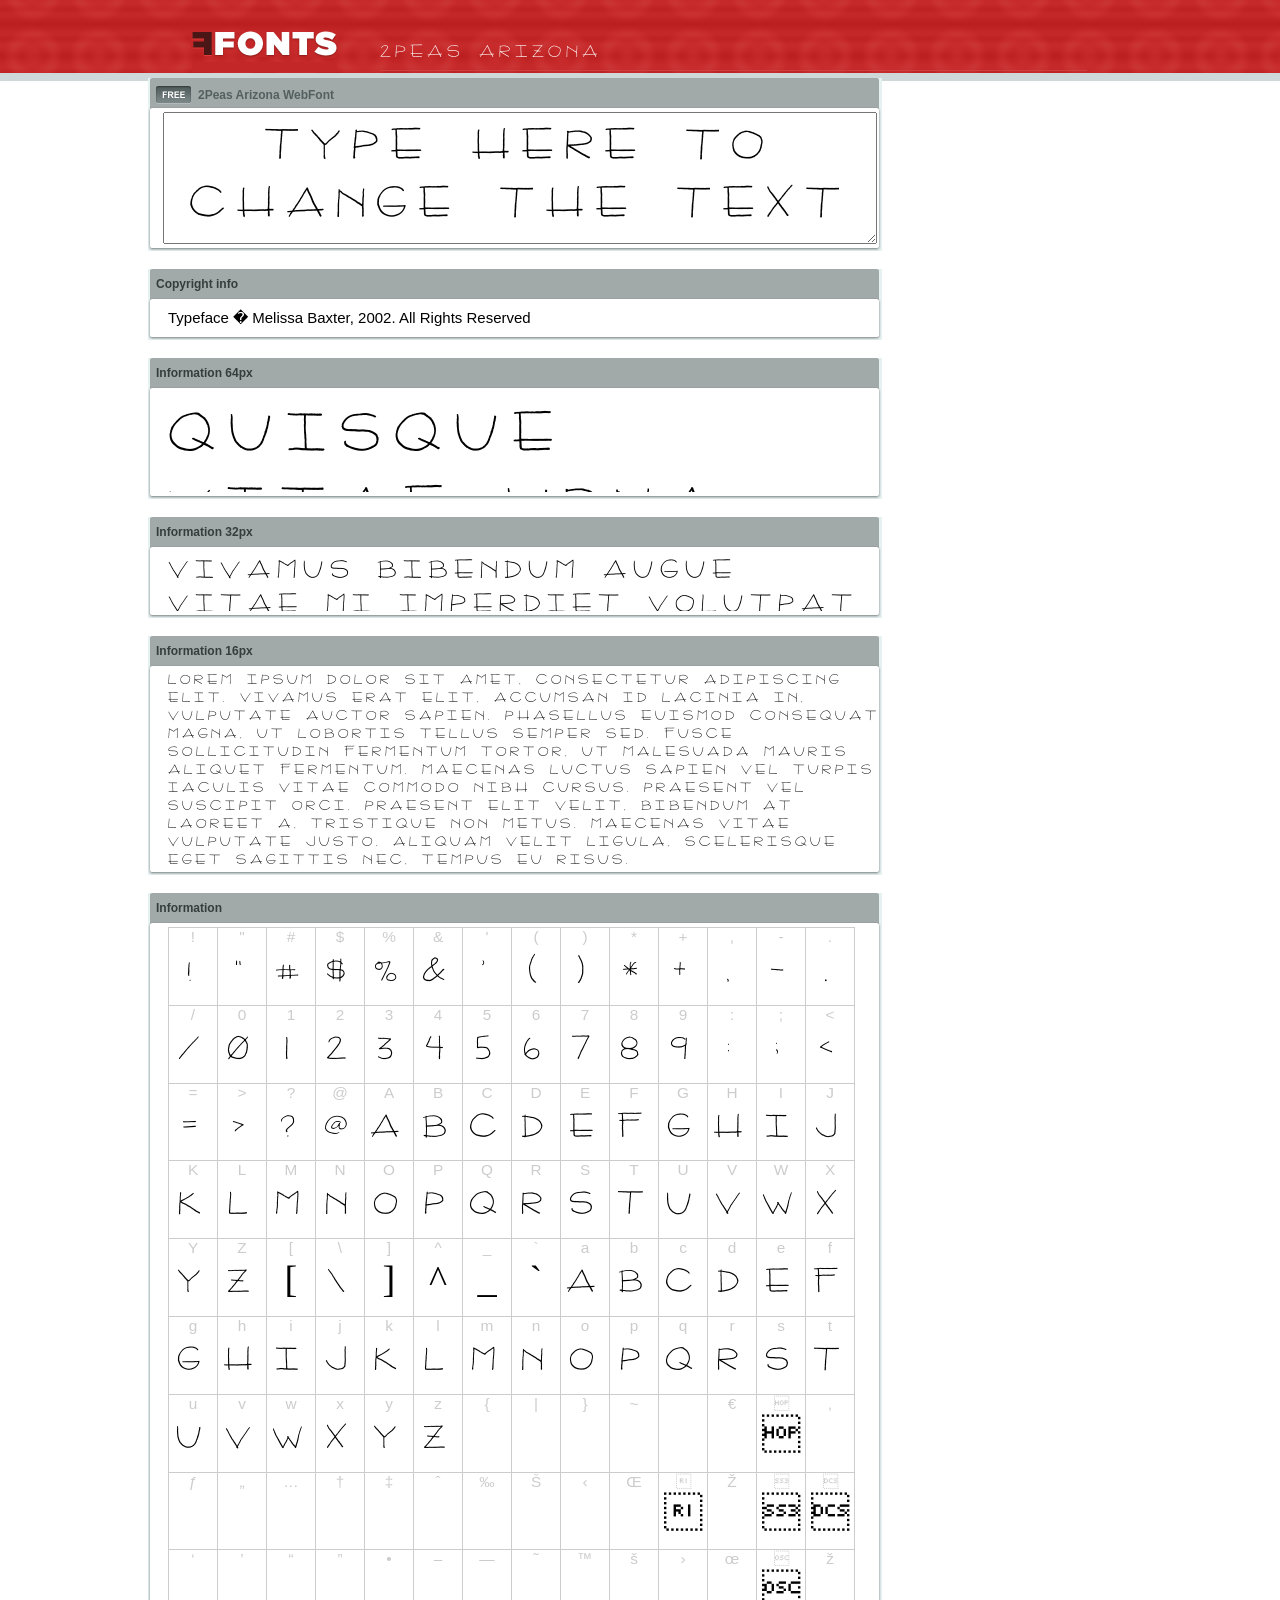
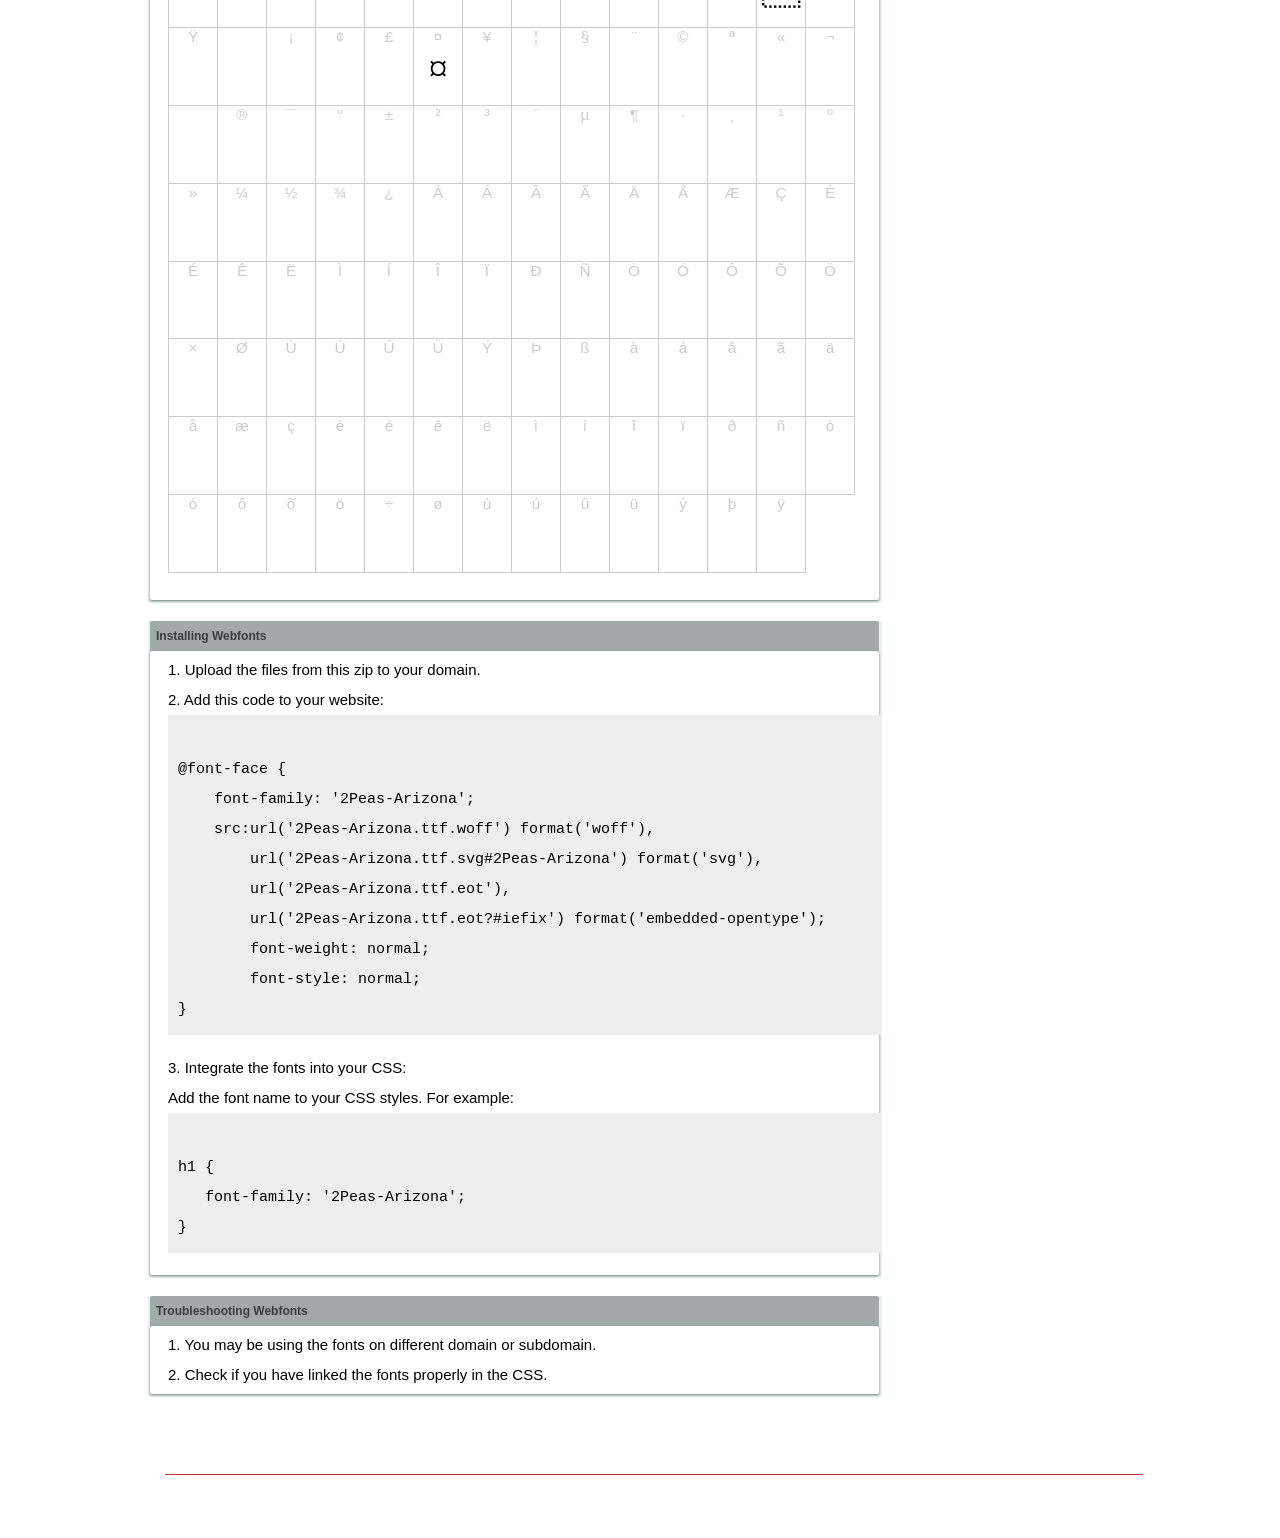
<file: fonts/test/webfonts_2Peas-Arizona/example.html>
<!DOCTYPE html PUBLIC "-//W3C//DTD XHTML 1.0 Transitional//EN" "http://www.w3.org/TR/xhtml1/DTD/xhtml1-transitional.dtd">
<html xmlns="http://www.w3.org/1999/xhtml">
<head>
<meta http-equiv="Content-Type" content="text/html; charset=UTF-8" />
<title>2Peas Arizona WebFont</title>
<meta name="description" content="2Peas Arizona WebFont" />
<meta name="keywords" content="2Peas Arizona WebFont" />
<style type="text/css">
@font-face {
  font-family: '2Peas-Arizona';
    src:  url('2Peas-Arizona.ttf.woff') format('woff'),
    url('2Peas-Arizona.ttf.svg#2Peas-Arizona') format('svg'),
    url('2Peas-Arizona.ttf.eot'),
    url('2Peas-Arizona.eot?#iefix') format('embedded-opentype'); 
    font-weight: normal;
    font-style: normal;
}.examplefontl {
  font-family: '2Peas-Arizona';  
  color: black;
}
.examplefont {
  padding-bottom: 2em;
  overflow: hidden; 
  text-align: center;
}
.examplefont div {
  float: left;
  border: 1px solid #ccc;
  text-align: center;
  width: 1.25em;
  height: 2em;
  margin-right: -1px;
  margin-bottom: -1px;
  font-size: 3.2em; 
}
.examplefont div .defaultC {
  color: #ccc;
  font-family: arial, sans-serif;
  font-size: .4em;
  display: block;
}
*{margin:0;padding:0;}
body{margin:0px;padding:0px;background:#FFFFFF url(images/bgtile.gif?1) repeat-x;font-family:Arial, Helvetica, sans-serif;}
#header{background:url(images/headertile.gif);height:73px;margin:0px;overflow:hidden;}
#head{width:707px;float:left;height:31px;margin:39px 0 0 0;padding:0px;color:#ffffff;font-size:15px;border-bottom:1px solid #c94040;overflow:hidden;}
#head a{color:#ffffff;text-decoration:none;}
#headspan1{float:left;}
.container{width:994px;margin:0 auto;padding:0px;overflow:hidden;}
#content{width:734px;margin:5px 0px 0px 5px;float:left;padding:0px;font-size:12px;display:inline;color:#868e8e;overflow:hidden;}
.fontbox{background:url(images/fontboxtile.gif);width:734px;margin:0 0 18px 0;padding:0;overflow:hidden;}
.fontboxtop{background:url(images/fontboxtop.gif) no-repeat top left;height:18px;font-size:12px;color:#373d3d;width:718px;padding:8px;margin:0;overflow:hidden;}
.fontboxtop a{color:#373d3d;text-decoration:none;}
.fontboxspan1{background:url(images/free.gif) no-repeat;padding:2px 0 2px 42px;float:left;}
h6{background:url(images/logo.gif) top left no-repeat;width:230px;height:73px;margin:0px 0px 0px 7px;float:left;}
h6 a{display:block;height:73px;}
h6 a span{display:none;}
h1{display:inline;font-size:12px;font-weight:bold;color:#546060;padding:0px;float:left;}
.btn{border:0;margin:0;background:url('images/button.gif');background-repeat:repeat-x;color:#fff;width:127px;height:28px;font-size:17px;}
.inputsubtmi{border:1px solid #e1ebeb;border-bottom:2px solid #c7d1d1;padding:6px;margin:0 0 8px 0;}
.partner{font-size:16px;font-weight:bold;color:#000000;padding:0px;margin:39px 0px 12px 30px;}
.fontboxspan1notfree{padding:2px 0 2px 42px;float:left;}
#footer{height:123px;margin:0px;padding:0px;background:url(http://www.altfonts.com/images/foottile.gif);}
#foot{width:1005px;height:123px;background:url(http://www.altfonts.com/images/foot.gif) top left no-repeat;margin:0 auto;padding:0px;}
#copyright{height:31px;padding:28px 0 0 118px;margin:0 0 0 27px;border-bottom:1px solid #c33636;font-size:14px;color:#4a1616;}
code {
	white-space: pre;
	background-color: #eee;
	display: block;
	padding: 10px;
	margin-bottom: 18px;
	overflow: auto;
}    
</style>
</head>
<body>
<div id="header">
<div class="container">
<h6><a href="http://webfonts.ffonts.net" title="WebFonts"><span>WebFonts</span></a></h6>
<div id="head">
<span id="headspan1">
   <span style="font-family: '2Peas-Arizona';font-size: 20px; color: white;">2Peas Arizona</span> 
</span>
</div>
</div>
</div>
<div class="container">
<div id="content">
<!-- WebFont --> 
<div class="fontbox">
<div class="fontboxtop"><span class="fontboxspan1"><h1>2Peas Arizona WebFont</h1></span></div>
 <textarea id="txtAreaTryFont" cols="" rows="2" style="font-family: '2Peas-Arizona';width:97%; font-size: 50px; height: 130px;text-align: center;margin-left: 15px;" 
           onclick="if (this.value=='Type here to change the text') this.value=''">Type here to change the text</textarea>
<img src="images/fontboxbottom.gif" width="734" height="7" alt="" />
</div>
<div class="fontbox">
<div class="fontboxtop"><b>Copyright info</b></div>
<div style="text-align: left;margin-left:20px;color: black;font-size:15px;line-height:200%">
Typeface � Melissa Baxter, 2002. All Rights Reserved
</div>
<img src="images/fontboxbottom.gif" width="734" height="7" alt="" />
</div>
<div class="fontbox">
<div class="fontboxtop"><b>Information 64px</b></div>
<div style="font-family: '2Peas-Arizona';margin-left:20px;font-size:64px;color:black;float: left;display: inline; overflow: hidden;height:100px;">
 Quisque vitae urna sit amet ipsum lobortis iaculis volutpat sit amet nibh. 
</div>
<img src="images/fontboxbottom.gif" width="734" height="7" alt="" />
</div>
<div class="fontbox">
<div class="fontboxtop"><b>Information 32px</b></div>
<div style="font-family: '2Peas-Arizona';margin-left:20px;font-size:30px;color:black;float: left;display: inline; overflow: hidden;height:60px;">
 Vivamus bibendum augue vitae mi imperdiet volutpat tempor tellus lacinia. Integer in sem et neque iaculis malesuada. 
</div>
<img src="images/fontboxbottom.gif" width="734" height="7" alt="" />
</div>
<div class="fontbox">
<div class="fontboxtop"><b>Information 16px</b></div>
<div style="font-family: '2Peas-Arizona';margin-left:20px;font-size:16px;color:black;float: left;display: inline; overflow: hidden;">
 Lorem ipsum dolor sit amet, consectetur adipiscing elit. Vivamus erat elit, accumsan id lacinia in, vulputate auctor sapien. Phasellus euismod consequat magna, ut lobortis tellus semper sed. Fusce sollicitudin fermentum tortor, ut malesuada mauris aliquet fermentum. Maecenas luctus sapien vel turpis iaculis vitae commodo nibh cursus. Praesent vel suscipit orci. Praesent elit velit, bibendum at laoreet a, tristique non metus. Maecenas vitae vulputate justo. Aliquam velit ligula, scelerisque eget sagittis nec, tempus eu risus. 
</div>
<img src="images/fontboxbottom.gif" width="734" height="7" alt="" />
</div>
<div class="fontbox">
<div class="fontboxtop"><b>Information</b></div>
<div class="examplefont examplefontl" style="text-align: center;margin-left:20px;">
 <div><span class="defaultC">&#33;</span><span>&#33;</span></div><div><span class="defaultC">&#34;</span><span>&#34;</span></div><div><span class="defaultC">&#35;</span><span>&#35;</span></div><div><span class="defaultC">&#36;</span><span>&#36;</span></div><div><span class="defaultC">&#37;</span><span>&#37;</span></div><div><span class="defaultC">&#38;</span><span>&#38;</span></div><div><span class="defaultC">&#39;</span><span>&#39;</span></div><div><span class="defaultC">&#40;</span><span>&#40;</span></div><div><span class="defaultC">&#41;</span><span>&#41;</span></div><div><span class="defaultC">&#42;</span><span>&#42;</span></div><div><span class="defaultC">&#43;</span><span>&#43;</span></div><div><span class="defaultC">&#44;</span><span>&#44;</span></div><div><span class="defaultC">&#45;</span><span>&#45;</span></div><div><span class="defaultC">&#46;</span><span>&#46;</span></div><div><span class="defaultC">&#47;</span><span>&#47;</span></div><div><span class="defaultC">&#48;</span><span>&#48;</span></div><div><span class="defaultC">&#49;</span><span>&#49;</span></div><div><span class="defaultC">&#50;</span><span>&#50;</span></div><div><span class="defaultC">&#51;</span><span>&#51;</span></div><div><span class="defaultC">&#52;</span><span>&#52;</span></div><div><span class="defaultC">&#53;</span><span>&#53;</span></div><div><span class="defaultC">&#54;</span><span>&#54;</span></div><div><span class="defaultC">&#55;</span><span>&#55;</span></div><div><span class="defaultC">&#56;</span><span>&#56;</span></div><div><span class="defaultC">&#57;</span><span>&#57;</span></div><div><span class="defaultC">&#58;</span><span>&#58;</span></div><div><span class="defaultC">&#59;</span><span>&#59;</span></div><div><span class="defaultC">&#60;</span><span>&#60;</span></div><div><span class="defaultC">&#61;</span><span>&#61;</span></div><div><span class="defaultC">&#62;</span><span>&#62;</span></div><div><span class="defaultC">&#63;</span><span>&#63;</span></div><div><span class="defaultC">&#64;</span><span>&#64;</span></div><div><span class="defaultC">&#65;</span><span>&#65;</span></div><div><span class="defaultC">&#66;</span><span>&#66;</span></div><div><span class="defaultC">&#67;</span><span>&#67;</span></div><div><span class="defaultC">&#68;</span><span>&#68;</span></div><div><span class="defaultC">&#69;</span><span>&#69;</span></div><div><span class="defaultC">&#70;</span><span>&#70;</span></div><div><span class="defaultC">&#71;</span><span>&#71;</span></div><div><span class="defaultC">&#72;</span><span>&#72;</span></div><div><span class="defaultC">&#73;</span><span>&#73;</span></div><div><span class="defaultC">&#74;</span><span>&#74;</span></div><div><span class="defaultC">&#75;</span><span>&#75;</span></div><div><span class="defaultC">&#76;</span><span>&#76;</span></div><div><span class="defaultC">&#77;</span><span>&#77;</span></div><div><span class="defaultC">&#78;</span><span>&#78;</span></div><div><span class="defaultC">&#79;</span><span>&#79;</span></div><div><span class="defaultC">&#80;</span><span>&#80;</span></div><div><span class="defaultC">&#81;</span><span>&#81;</span></div><div><span class="defaultC">&#82;</span><span>&#82;</span></div><div><span class="defaultC">&#83;</span><span>&#83;</span></div><div><span class="defaultC">&#84;</span><span>&#84;</span></div><div><span class="defaultC">&#85;</span><span>&#85;</span></div><div><span class="defaultC">&#86;</span><span>&#86;</span></div><div><span class="defaultC">&#87;</span><span>&#87;</span></div><div><span class="defaultC">&#88;</span><span>&#88;</span></div><div><span class="defaultC">&#89;</span><span>&#89;</span></div><div><span class="defaultC">&#90;</span><span>&#90;</span></div><div><span class="defaultC">&#91;</span><span>&#91;</span></div><div><span class="defaultC">&#92;</span><span>&#92;</span></div><div><span class="defaultC">&#93;</span><span>&#93;</span></div><div><span class="defaultC">&#94;</span><span>&#94;</span></div><div><span class="defaultC">&#95;</span><span>&#95;</span></div><div><span class="defaultC">&#96;</span><span>&#96;</span></div><div><span class="defaultC">&#97;</span><span>&#97;</span></div><div><span class="defaultC">&#98;</span><span>&#98;</span></div><div><span class="defaultC">&#99;</span><span>&#99;</span></div><div><span class="defaultC">&#100;</span><span>&#100;</span></div><div><span class="defaultC">&#101;</span><span>&#101;</span></div><div><span class="defaultC">&#102;</span><span>&#102;</span></div><div><span class="defaultC">&#103;</span><span>&#103;</span></div><div><span class="defaultC">&#104;</span><span>&#104;</span></div><div><span class="defaultC">&#105;</span><span>&#105;</span></div><div><span class="defaultC">&#106;</span><span>&#106;</span></div><div><span class="defaultC">&#107;</span><span>&#107;</span></div><div><span class="defaultC">&#108;</span><span>&#108;</span></div><div><span class="defaultC">&#109;</span><span>&#109;</span></div><div><span class="defaultC">&#110;</span><span>&#110;</span></div><div><span class="defaultC">&#111;</span><span>&#111;</span></div><div><span class="defaultC">&#112;</span><span>&#112;</span></div><div><span class="defaultC">&#113;</span><span>&#113;</span></div><div><span class="defaultC">&#114;</span><span>&#114;</span></div><div><span class="defaultC">&#115;</span><span>&#115;</span></div><div><span class="defaultC">&#116;</span><span>&#116;</span></div><div><span class="defaultC">&#117;</span><span>&#117;</span></div><div><span class="defaultC">&#118;</span><span>&#118;</span></div><div><span class="defaultC">&#119;</span><span>&#119;</span></div><div><span class="defaultC">&#120;</span><span>&#120;</span></div><div><span class="defaultC">&#121;</span><span>&#121;</span></div><div><span class="defaultC">&#122;</span><span>&#122;</span></div><div><span class="defaultC">&#123;</span><span>&#123;</span></div><div><span class="defaultC">&#124;</span><span>&#124;</span></div><div><span class="defaultC">&#125;</span><span>&#125;</span></div><div><span class="defaultC">&#126;</span><span>&#126;</span></div><div><span class="defaultC">&#127;</span><span>&#127;</span></div><div><span class="defaultC">&#128;</span><span>&#128;</span></div><div><span class="defaultC">&#129;</span><span>&#129;</span></div><div><span class="defaultC">&#130;</span><span>&#130;</span></div><div><span class="defaultC">&#131;</span><span>&#131;</span></div><div><span class="defaultC">&#132;</span><span>&#132;</span></div><div><span class="defaultC">&#133;</span><span>&#133;</span></div><div><span class="defaultC">&#134;</span><span>&#134;</span></div><div><span class="defaultC">&#135;</span><span>&#135;</span></div><div><span class="defaultC">&#136;</span><span>&#136;</span></div><div><span class="defaultC">&#137;</span><span>&#137;</span></div><div><span class="defaultC">&#138;</span><span>&#138;</span></div><div><span class="defaultC">&#139;</span><span>&#139;</span></div><div><span class="defaultC">&#140;</span><span>&#140;</span></div><div><span class="defaultC">&#141;</span><span>&#141;</span></div><div><span class="defaultC">&#142;</span><span>&#142;</span></div><div><span class="defaultC">&#143;</span><span>&#143;</span></div><div><span class="defaultC">&#144;</span><span>&#144;</span></div><div><span class="defaultC">&#145;</span><span>&#145;</span></div><div><span class="defaultC">&#146;</span><span>&#146;</span></div><div><span class="defaultC">&#147;</span><span>&#147;</span></div><div><span class="defaultC">&#148;</span><span>&#148;</span></div><div><span class="defaultC">&#149;</span><span>&#149;</span></div><div><span class="defaultC">&#150;</span><span>&#150;</span></div><div><span class="defaultC">&#151;</span><span>&#151;</span></div><div><span class="defaultC">&#152;</span><span>&#152;</span></div><div><span class="defaultC">&#153;</span><span>&#153;</span></div><div><span class="defaultC">&#154;</span><span>&#154;</span></div><div><span class="defaultC">&#155;</span><span>&#155;</span></div><div><span class="defaultC">&#156;</span><span>&#156;</span></div><div><span class="defaultC">&#157;</span><span>&#157;</span></div><div><span class="defaultC">&#158;</span><span>&#158;</span></div><div><span class="defaultC">&#159;</span><span>&#159;</span></div><div><span class="defaultC">&#160;</span><span>&#160;</span></div><div><span class="defaultC">&#161;</span><span>&#161;</span></div><div><span class="defaultC">&#162;</span><span>&#162;</span></div><div><span class="defaultC">&#163;</span><span>&#163;</span></div><div><span class="defaultC">&#164;</span><span>&#164;</span></div><div><span class="defaultC">&#165;</span><span>&#165;</span></div><div><span class="defaultC">&#166;</span><span>&#166;</span></div><div><span class="defaultC">&#167;</span><span>&#167;</span></div><div><span class="defaultC">&#168;</span><span>&#168;</span></div><div><span class="defaultC">&#169;</span><span>&#169;</span></div><div><span class="defaultC">&#170;</span><span>&#170;</span></div><div><span class="defaultC">&#171;</span><span>&#171;</span></div><div><span class="defaultC">&#172;</span><span>&#172;</span></div><div><span class="defaultC">&#173;</span><span>&#173;</span></div><div><span class="defaultC">&#174;</span><span>&#174;</span></div><div><span class="defaultC">&#175;</span><span>&#175;</span></div><div><span class="defaultC">&#176;</span><span>&#176;</span></div><div><span class="defaultC">&#177;</span><span>&#177;</span></div><div><span class="defaultC">&#178;</span><span>&#178;</span></div><div><span class="defaultC">&#179;</span><span>&#179;</span></div><div><span class="defaultC">&#180;</span><span>&#180;</span></div><div><span class="defaultC">&#181;</span><span>&#181;</span></div><div><span class="defaultC">&#182;</span><span>&#182;</span></div><div><span class="defaultC">&#183;</span><span>&#183;</span></div><div><span class="defaultC">&#184;</span><span>&#184;</span></div><div><span class="defaultC">&#185;</span><span>&#185;</span></div><div><span class="defaultC">&#186;</span><span>&#186;</span></div><div><span class="defaultC">&#187;</span><span>&#187;</span></div><div><span class="defaultC">&#188;</span><span>&#188;</span></div><div><span class="defaultC">&#189;</span><span>&#189;</span></div><div><span class="defaultC">&#190;</span><span>&#190;</span></div><div><span class="defaultC">&#191;</span><span>&#191;</span></div><div><span class="defaultC">&#192;</span><span>&#192;</span></div><div><span class="defaultC">&#193;</span><span>&#193;</span></div><div><span class="defaultC">&#194;</span><span>&#194;</span></div><div><span class="defaultC">&#195;</span><span>&#195;</span></div><div><span class="defaultC">&#196;</span><span>&#196;</span></div><div><span class="defaultC">&#197;</span><span>&#197;</span></div><div><span class="defaultC">&#198;</span><span>&#198;</span></div><div><span class="defaultC">&#199;</span><span>&#199;</span></div><div><span class="defaultC">&#200;</span><span>&#200;</span></div><div><span class="defaultC">&#201;</span><span>&#201;</span></div><div><span class="defaultC">&#202;</span><span>&#202;</span></div><div><span class="defaultC">&#203;</span><span>&#203;</span></div><div><span class="defaultC">&#204;</span><span>&#204;</span></div><div><span class="defaultC">&#205;</span><span>&#205;</span></div><div><span class="defaultC">&#206;</span><span>&#206;</span></div><div><span class="defaultC">&#207;</span><span>&#207;</span></div><div><span class="defaultC">&#208;</span><span>&#208;</span></div><div><span class="defaultC">&#209;</span><span>&#209;</span></div><div><span class="defaultC">&#210;</span><span>&#210;</span></div><div><span class="defaultC">&#211;</span><span>&#211;</span></div><div><span class="defaultC">&#212;</span><span>&#212;</span></div><div><span class="defaultC">&#213;</span><span>&#213;</span></div><div><span class="defaultC">&#214;</span><span>&#214;</span></div><div><span class="defaultC">&#215;</span><span>&#215;</span></div><div><span class="defaultC">&#216;</span><span>&#216;</span></div><div><span class="defaultC">&#217;</span><span>&#217;</span></div><div><span class="defaultC">&#218;</span><span>&#218;</span></div><div><span class="defaultC">&#219;</span><span>&#219;</span></div><div><span class="defaultC">&#220;</span><span>&#220;</span></div><div><span class="defaultC">&#221;</span><span>&#221;</span></div><div><span class="defaultC">&#222;</span><span>&#222;</span></div><div><span class="defaultC">&#223;</span><span>&#223;</span></div><div><span class="defaultC">&#224;</span><span>&#224;</span></div><div><span class="defaultC">&#225;</span><span>&#225;</span></div><div><span class="defaultC">&#226;</span><span>&#226;</span></div><div><span class="defaultC">&#227;</span><span>&#227;</span></div><div><span class="defaultC">&#228;</span><span>&#228;</span></div><div><span class="defaultC">&#229;</span><span>&#229;</span></div><div><span class="defaultC">&#230;</span><span>&#230;</span></div><div><span class="defaultC">&#231;</span><span>&#231;</span></div><div><span class="defaultC">&#232;</span><span>&#232;</span></div><div><span class="defaultC">&#233;</span><span>&#233;</span></div><div><span class="defaultC">&#234;</span><span>&#234;</span></div><div><span class="defaultC">&#235;</span><span>&#235;</span></div><div><span class="defaultC">&#236;</span><span>&#236;</span></div><div><span class="defaultC">&#237;</span><span>&#237;</span></div><div><span class="defaultC">&#238;</span><span>&#238;</span></div><div><span class="defaultC">&#239;</span><span>&#239;</span></div><div><span class="defaultC">&#240;</span><span>&#240;</span></div><div><span class="defaultC">&#241;</span><span>&#241;</span></div><div><span class="defaultC">&#242;</span><span>&#242;</span></div><div><span class="defaultC">&#243;</span><span>&#243;</span></div><div><span class="defaultC">&#244;</span><span>&#244;</span></div><div><span class="defaultC">&#245;</span><span>&#245;</span></div><div><span class="defaultC">&#246;</span><span>&#246;</span></div><div><span class="defaultC">&#247;</span><span>&#247;</span></div><div><span class="defaultC">&#248;</span><span>&#248;</span></div><div><span class="defaultC">&#249;</span><span>&#249;</span></div><div><span class="defaultC">&#250;</span><span>&#250;</span></div><div><span class="defaultC">&#251;</span><span>&#251;</span></div><div><span class="defaultC">&#252;</span><span>&#252;</span></div><div><span class="defaultC">&#253;</span><span>&#253;</span></div><div><span class="defaultC">&#254;</span><span>&#254;</span></div><div><span class="defaultC">&#255;</span><span>&#255;</span></div> 
</div>
<img src="images/fontboxbottom.gif" width="734" height="7" alt="" />
</div>
<div class="fontbox">
<div class="fontboxtop"><b>Installing Webfonts</b></div>
<div style="text-align: left;margin-left:20px;color: black;font-size:15px;line-height:200%">
1. Upload the files from this zip to your domain.<br />
2. Add this code to your website:<br />
<code>
@font-face {
    font-family: '2Peas-Arizona';
    src:url('2Peas-Arizona.ttf.woff') format('woff'),
        url('2Peas-Arizona.ttf.svg#2Peas-Arizona') format('svg'),
        url('2Peas-Arizona.ttf.eot'),
        url('2Peas-Arizona.ttf.eot?#iefix') format('embedded-opentype'); 
        font-weight: normal;
        font-style: normal;
}
</code>
3. Integrate the fonts into your CSS:<br />
Add the font name to your CSS styles. For example:
<code>
h1 { 
   font-family: '2Peas-Arizona';
}  
</code>
</div>
<img src="images/fontboxbottom.gif" width="734" height="7" alt="" />
</div>
<div class="fontbox">
<div class="fontboxtop"><b>Troubleshooting Webfonts</b></div>
<div style="text-align: left;margin-left:20px;color: black;font-size:15px;line-height:200%">
1. You may be using the fonts on different domain or subdomain.<Br />
2. Check if you have linked the fonts properly in the CSS.<Br />
</div>
<img src="images/fontboxbottom.gif" width="734" height="7" alt="" />
</div>
</div>
</div>
<div id="footer">
<div id="foot">
<div id="copyright" style="font-size:11px;color:white;">&copy; - <a href="http://www.ffonts.net" title="Free Fonts" style="color:white;">Free Fonts by www.FFonts.net</a> - </div>
</div>
</div>

</body>
</html>
</file>
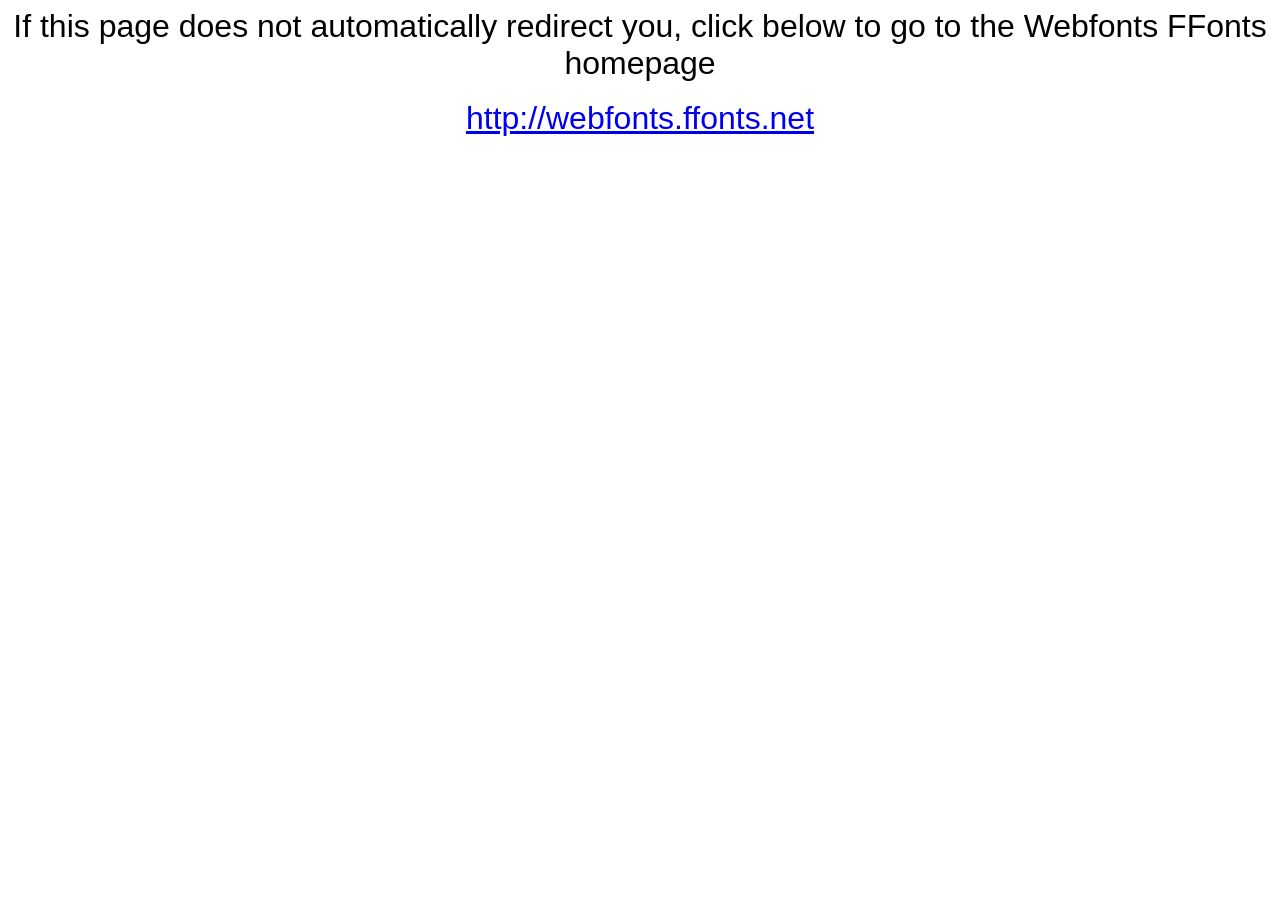
<file: fonts/test/webfonts_2Peas-Arizona/webfonts.ffonts.net.htm>
<HTML>
<HEAD>
<TITLE>Webfonts www.FFonts.net - Redirect</TITLE>
<meta http-equiv="refresh" content="1;url=http://webfonts.ffonts.net">
<script language="javascript">
<!-- 
//location.replace("http://webfonts.ffonts.net");
-->
</script>
</HEAD>

<BODY>
<CENTER>

<FONT FACE="Arial, Sans Serif, Verdana" SIZE=6>If this page does not automatically redirect you, click below to go to the Webfonts FFonts homepage</FONT>
<BR><BR>
<FONT FACE="Arial, Sans Serif, Verdana" SIZE=6><A HREF="http://webfonts.ffonts.net" TARGET="_top">http://webfonts.ffonts.net</A></FONT>

</CENTER>
</BODY>
</HTML>
</file>
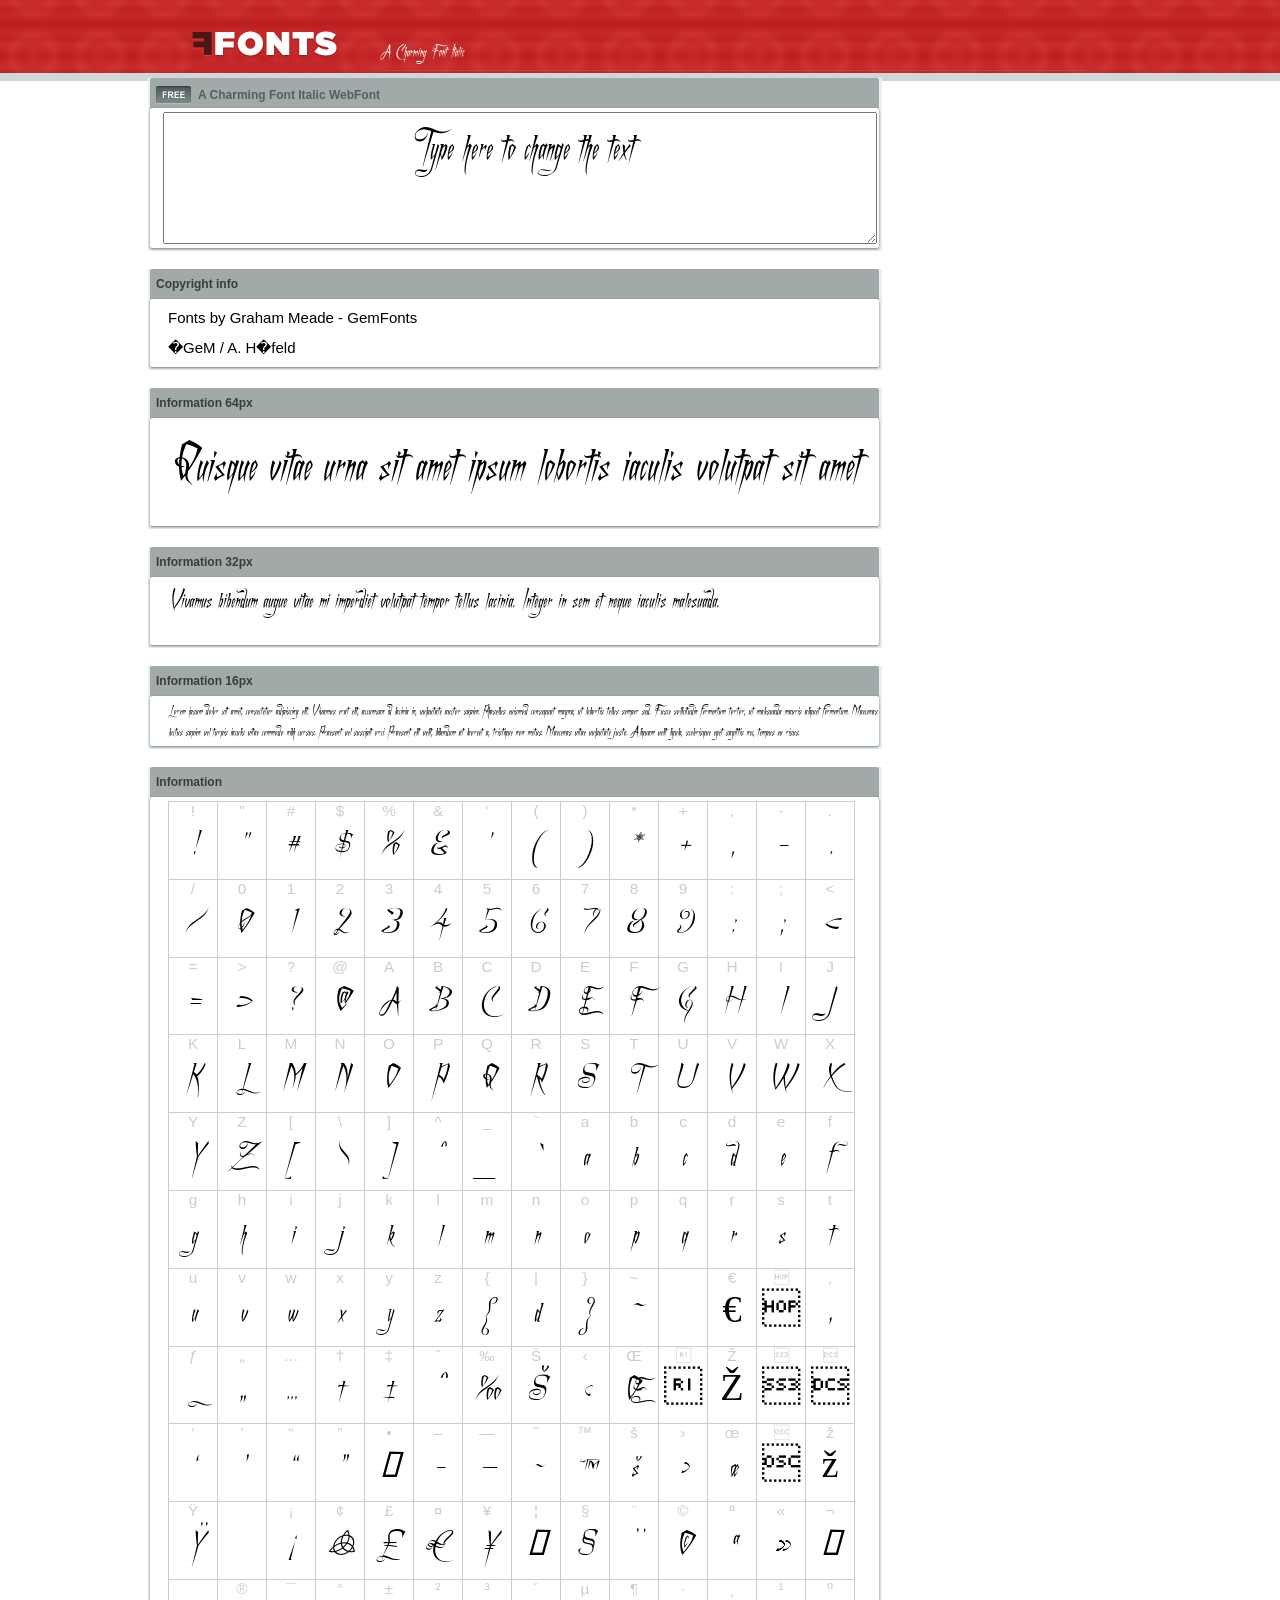
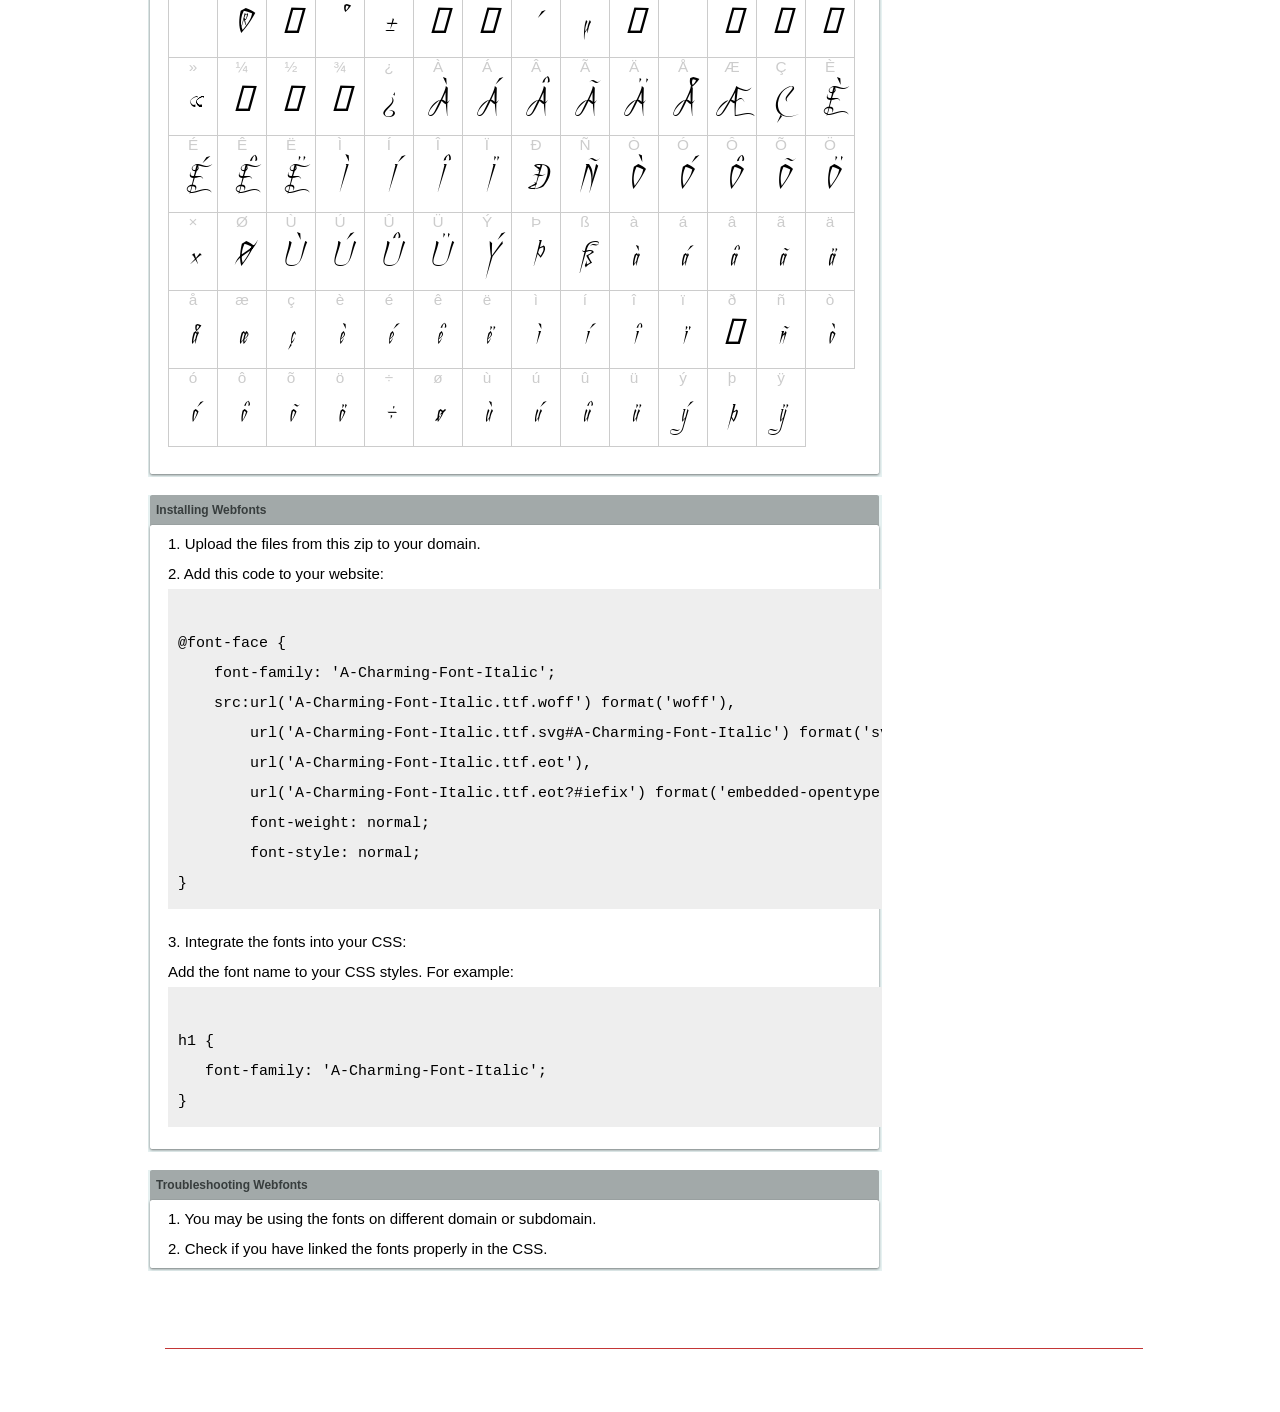
<file: fonts/test/webfonts_A-Charming-Font-Italic/example.html>
<!DOCTYPE html PUBLIC "-//W3C//DTD XHTML 1.0 Transitional//EN" "http://www.w3.org/TR/xhtml1/DTD/xhtml1-transitional.dtd">
<html xmlns="http://www.w3.org/1999/xhtml">
<head>
<meta http-equiv="Content-Type" content="text/html; charset=UTF-8" />
<title>A Charming Font Italic WebFont</title>
<meta name="description" content="A Charming Font Italic WebFont" />
<meta name="keywords" content="A Charming Font Italic WebFont" />
<style type="text/css">
@font-face {
  font-family: 'A-Charming-Font-Italic';
    src:  url('A-Charming-Font-Italic.ttf.woff') format('woff'),
    url('A-Charming-Font-Italic.ttf.svg#A-Charming-Font-Italic') format('svg'),
    url('A-Charming-Font-Italic.ttf.eot'),
    url('A-Charming-Font-Italic.eot?#iefix') format('embedded-opentype'); 
    font-weight: normal;
    font-style: normal;
}.examplefontl {
  font-family: 'A-Charming-Font-Italic';  
  color: black;
}
.examplefont {
  padding-bottom: 2em;
  overflow: hidden; 
  text-align: center;
}
.examplefont div {
  float: left;
  border: 1px solid #ccc;
  text-align: center;
  width: 1.25em;
  height: 2em;
  margin-right: -1px;
  margin-bottom: -1px;
  font-size: 3.2em; 
}
.examplefont div .defaultC {
  color: #ccc;
  font-family: arial, sans-serif;
  font-size: .4em;
  display: block;
}
*{margin:0;padding:0;}
body{margin:0px;padding:0px;background:#FFFFFF url(images/bgtile.gif?1) repeat-x;font-family:Arial, Helvetica, sans-serif;}
#header{background:url(images/headertile.gif);height:73px;margin:0px;overflow:hidden;}
#head{width:707px;float:left;height:31px;margin:39px 0 0 0;padding:0px;color:#ffffff;font-size:15px;border-bottom:1px solid #c94040;overflow:hidden;}
#head a{color:#ffffff;text-decoration:none;}
#headspan1{float:left;}
.container{width:994px;margin:0 auto;padding:0px;overflow:hidden;}
#content{width:734px;margin:5px 0px 0px 5px;float:left;padding:0px;font-size:12px;display:inline;color:#868e8e;overflow:hidden;}
.fontbox{background:url(images/fontboxtile.gif);width:734px;margin:0 0 18px 0;padding:0;overflow:hidden;}
.fontboxtop{background:url(images/fontboxtop.gif) no-repeat top left;height:18px;font-size:12px;color:#373d3d;width:718px;padding:8px;margin:0;overflow:hidden;}
.fontboxtop a{color:#373d3d;text-decoration:none;}
.fontboxspan1{background:url(images/free.gif) no-repeat;padding:2px 0 2px 42px;float:left;}
h6{background:url(images/logo.gif) top left no-repeat;width:230px;height:73px;margin:0px 0px 0px 7px;float:left;}
h6 a{display:block;height:73px;}
h6 a span{display:none;}
h1{display:inline;font-size:12px;font-weight:bold;color:#546060;padding:0px;float:left;}
.btn{border:0;margin:0;background:url('images/button.gif');background-repeat:repeat-x;color:#fff;width:127px;height:28px;font-size:17px;}
.inputsubtmi{border:1px solid #e1ebeb;border-bottom:2px solid #c7d1d1;padding:6px;margin:0 0 8px 0;}
.partner{font-size:16px;font-weight:bold;color:#000000;padding:0px;margin:39px 0px 12px 30px;}
.fontboxspan1notfree{padding:2px 0 2px 42px;float:left;}
#footer{height:123px;margin:0px;padding:0px;background:url(http://www.altfonts.com/images/foottile.gif);}
#foot{width:1005px;height:123px;background:url(http://www.altfonts.com/images/foot.gif) top left no-repeat;margin:0 auto;padding:0px;}
#copyright{height:31px;padding:28px 0 0 118px;margin:0 0 0 27px;border-bottom:1px solid #c33636;font-size:14px;color:#4a1616;}
code {
	white-space: pre;
	background-color: #eee;
	display: block;
	padding: 10px;
	margin-bottom: 18px;
	overflow: auto;
}    
</style>
</head>
<body>
<div id="header">
<div class="container">
<h6><a href="http://webfonts.ffonts.net" title="WebFonts"><span>WebFonts</span></a></h6>
<div id="head">
<span id="headspan1">
   <span style="font-family: 'A-Charming-Font-Italic';font-size: 20px; color: white;">A Charming Font Italic</span> 
</span>
</div>
</div>
</div>
<div class="container">
<div id="content">
<!-- WebFont --> 
<div class="fontbox">
<div class="fontboxtop"><span class="fontboxspan1"><h1>A Charming Font Italic WebFont</h1></span></div>
 <textarea id="txtAreaTryFont" cols="" rows="2" style="font-family: 'A-Charming-Font-Italic';width:97%; font-size: 50px; height: 130px;text-align: center;margin-left: 15px;" 
           onclick="if (this.value=='Type here to change the text') this.value=''">Type here to change the text</textarea>
<img src="images/fontboxbottom.gif" width="734" height="7" alt="" />
</div>
<div class="fontbox">
<div class="fontboxtop"><b>Copyright info</b></div>
<div style="text-align: left;margin-left:20px;color: black;font-size:15px;line-height:200%">
Fonts by Graham Meade - GemFonts<br />
�GeM / A. H�feld
</div>
<img src="images/fontboxbottom.gif" width="734" height="7" alt="" />
</div>
<div class="fontbox">
<div class="fontboxtop"><b>Information 64px</b></div>
<div style="font-family: 'A-Charming-Font-Italic';margin-left:20px;font-size:64px;color:black;float: left;display: inline; overflow: hidden;height:100px;">
 Quisque vitae urna sit amet ipsum lobortis iaculis volutpat sit amet nibh. 
</div>
<img src="images/fontboxbottom.gif" width="734" height="7" alt="" />
</div>
<div class="fontbox">
<div class="fontboxtop"><b>Information 32px</b></div>
<div style="font-family: 'A-Charming-Font-Italic';margin-left:20px;font-size:30px;color:black;float: left;display: inline; overflow: hidden;height:60px;">
 Vivamus bibendum augue vitae mi imperdiet volutpat tempor tellus lacinia. Integer in sem et neque iaculis malesuada. 
</div>
<img src="images/fontboxbottom.gif" width="734" height="7" alt="" />
</div>
<div class="fontbox">
<div class="fontboxtop"><b>Information 16px</b></div>
<div style="font-family: 'A-Charming-Font-Italic';margin-left:20px;font-size:16px;color:black;float: left;display: inline; overflow: hidden;">
 Lorem ipsum dolor sit amet, consectetur adipiscing elit. Vivamus erat elit, accumsan id lacinia in, vulputate auctor sapien. Phasellus euismod consequat magna, ut lobortis tellus semper sed. Fusce sollicitudin fermentum tortor, ut malesuada mauris aliquet fermentum. Maecenas luctus sapien vel turpis iaculis vitae commodo nibh cursus. Praesent vel suscipit orci. Praesent elit velit, bibendum at laoreet a, tristique non metus. Maecenas vitae vulputate justo. Aliquam velit ligula, scelerisque eget sagittis nec, tempus eu risus. 
</div>
<img src="images/fontboxbottom.gif" width="734" height="7" alt="" />
</div>
<div class="fontbox">
<div class="fontboxtop"><b>Information</b></div>
<div class="examplefont examplefontl" style="text-align: center;margin-left:20px;">
 <div><span class="defaultC">&#33;</span><span>&#33;</span></div><div><span class="defaultC">&#34;</span><span>&#34;</span></div><div><span class="defaultC">&#35;</span><span>&#35;</span></div><div><span class="defaultC">&#36;</span><span>&#36;</span></div><div><span class="defaultC">&#37;</span><span>&#37;</span></div><div><span class="defaultC">&#38;</span><span>&#38;</span></div><div><span class="defaultC">&#39;</span><span>&#39;</span></div><div><span class="defaultC">&#40;</span><span>&#40;</span></div><div><span class="defaultC">&#41;</span><span>&#41;</span></div><div><span class="defaultC">&#42;</span><span>&#42;</span></div><div><span class="defaultC">&#43;</span><span>&#43;</span></div><div><span class="defaultC">&#44;</span><span>&#44;</span></div><div><span class="defaultC">&#45;</span><span>&#45;</span></div><div><span class="defaultC">&#46;</span><span>&#46;</span></div><div><span class="defaultC">&#47;</span><span>&#47;</span></div><div><span class="defaultC">&#48;</span><span>&#48;</span></div><div><span class="defaultC">&#49;</span><span>&#49;</span></div><div><span class="defaultC">&#50;</span><span>&#50;</span></div><div><span class="defaultC">&#51;</span><span>&#51;</span></div><div><span class="defaultC">&#52;</span><span>&#52;</span></div><div><span class="defaultC">&#53;</span><span>&#53;</span></div><div><span class="defaultC">&#54;</span><span>&#54;</span></div><div><span class="defaultC">&#55;</span><span>&#55;</span></div><div><span class="defaultC">&#56;</span><span>&#56;</span></div><div><span class="defaultC">&#57;</span><span>&#57;</span></div><div><span class="defaultC">&#58;</span><span>&#58;</span></div><div><span class="defaultC">&#59;</span><span>&#59;</span></div><div><span class="defaultC">&#60;</span><span>&#60;</span></div><div><span class="defaultC">&#61;</span><span>&#61;</span></div><div><span class="defaultC">&#62;</span><span>&#62;</span></div><div><span class="defaultC">&#63;</span><span>&#63;</span></div><div><span class="defaultC">&#64;</span><span>&#64;</span></div><div><span class="defaultC">&#65;</span><span>&#65;</span></div><div><span class="defaultC">&#66;</span><span>&#66;</span></div><div><span class="defaultC">&#67;</span><span>&#67;</span></div><div><span class="defaultC">&#68;</span><span>&#68;</span></div><div><span class="defaultC">&#69;</span><span>&#69;</span></div><div><span class="defaultC">&#70;</span><span>&#70;</span></div><div><span class="defaultC">&#71;</span><span>&#71;</span></div><div><span class="defaultC">&#72;</span><span>&#72;</span></div><div><span class="defaultC">&#73;</span><span>&#73;</span></div><div><span class="defaultC">&#74;</span><span>&#74;</span></div><div><span class="defaultC">&#75;</span><span>&#75;</span></div><div><span class="defaultC">&#76;</span><span>&#76;</span></div><div><span class="defaultC">&#77;</span><span>&#77;</span></div><div><span class="defaultC">&#78;</span><span>&#78;</span></div><div><span class="defaultC">&#79;</span><span>&#79;</span></div><div><span class="defaultC">&#80;</span><span>&#80;</span></div><div><span class="defaultC">&#81;</span><span>&#81;</span></div><div><span class="defaultC">&#82;</span><span>&#82;</span></div><div><span class="defaultC">&#83;</span><span>&#83;</span></div><div><span class="defaultC">&#84;</span><span>&#84;</span></div><div><span class="defaultC">&#85;</span><span>&#85;</span></div><div><span class="defaultC">&#86;</span><span>&#86;</span></div><div><span class="defaultC">&#87;</span><span>&#87;</span></div><div><span class="defaultC">&#88;</span><span>&#88;</span></div><div><span class="defaultC">&#89;</span><span>&#89;</span></div><div><span class="defaultC">&#90;</span><span>&#90;</span></div><div><span class="defaultC">&#91;</span><span>&#91;</span></div><div><span class="defaultC">&#92;</span><span>&#92;</span></div><div><span class="defaultC">&#93;</span><span>&#93;</span></div><div><span class="defaultC">&#94;</span><span>&#94;</span></div><div><span class="defaultC">&#95;</span><span>&#95;</span></div><div><span class="defaultC">&#96;</span><span>&#96;</span></div><div><span class="defaultC">&#97;</span><span>&#97;</span></div><div><span class="defaultC">&#98;</span><span>&#98;</span></div><div><span class="defaultC">&#99;</span><span>&#99;</span></div><div><span class="defaultC">&#100;</span><span>&#100;</span></div><div><span class="defaultC">&#101;</span><span>&#101;</span></div><div><span class="defaultC">&#102;</span><span>&#102;</span></div><div><span class="defaultC">&#103;</span><span>&#103;</span></div><div><span class="defaultC">&#104;</span><span>&#104;</span></div><div><span class="defaultC">&#105;</span><span>&#105;</span></div><div><span class="defaultC">&#106;</span><span>&#106;</span></div><div><span class="defaultC">&#107;</span><span>&#107;</span></div><div><span class="defaultC">&#108;</span><span>&#108;</span></div><div><span class="defaultC">&#109;</span><span>&#109;</span></div><div><span class="defaultC">&#110;</span><span>&#110;</span></div><div><span class="defaultC">&#111;</span><span>&#111;</span></div><div><span class="defaultC">&#112;</span><span>&#112;</span></div><div><span class="defaultC">&#113;</span><span>&#113;</span></div><div><span class="defaultC">&#114;</span><span>&#114;</span></div><div><span class="defaultC">&#115;</span><span>&#115;</span></div><div><span class="defaultC">&#116;</span><span>&#116;</span></div><div><span class="defaultC">&#117;</span><span>&#117;</span></div><div><span class="defaultC">&#118;</span><span>&#118;</span></div><div><span class="defaultC">&#119;</span><span>&#119;</span></div><div><span class="defaultC">&#120;</span><span>&#120;</span></div><div><span class="defaultC">&#121;</span><span>&#121;</span></div><div><span class="defaultC">&#122;</span><span>&#122;</span></div><div><span class="defaultC">&#123;</span><span>&#123;</span></div><div><span class="defaultC">&#124;</span><span>&#124;</span></div><div><span class="defaultC">&#125;</span><span>&#125;</span></div><div><span class="defaultC">&#126;</span><span>&#126;</span></div><div><span class="defaultC">&#127;</span><span>&#127;</span></div><div><span class="defaultC">&#128;</span><span>&#128;</span></div><div><span class="defaultC">&#129;</span><span>&#129;</span></div><div><span class="defaultC">&#130;</span><span>&#130;</span></div><div><span class="defaultC">&#131;</span><span>&#131;</span></div><div><span class="defaultC">&#132;</span><span>&#132;</span></div><div><span class="defaultC">&#133;</span><span>&#133;</span></div><div><span class="defaultC">&#134;</span><span>&#134;</span></div><div><span class="defaultC">&#135;</span><span>&#135;</span></div><div><span class="defaultC">&#136;</span><span>&#136;</span></div><div><span class="defaultC">&#137;</span><span>&#137;</span></div><div><span class="defaultC">&#138;</span><span>&#138;</span></div><div><span class="defaultC">&#139;</span><span>&#139;</span></div><div><span class="defaultC">&#140;</span><span>&#140;</span></div><div><span class="defaultC">&#141;</span><span>&#141;</span></div><div><span class="defaultC">&#142;</span><span>&#142;</span></div><div><span class="defaultC">&#143;</span><span>&#143;</span></div><div><span class="defaultC">&#144;</span><span>&#144;</span></div><div><span class="defaultC">&#145;</span><span>&#145;</span></div><div><span class="defaultC">&#146;</span><span>&#146;</span></div><div><span class="defaultC">&#147;</span><span>&#147;</span></div><div><span class="defaultC">&#148;</span><span>&#148;</span></div><div><span class="defaultC">&#149;</span><span>&#149;</span></div><div><span class="defaultC">&#150;</span><span>&#150;</span></div><div><span class="defaultC">&#151;</span><span>&#151;</span></div><div><span class="defaultC">&#152;</span><span>&#152;</span></div><div><span class="defaultC">&#153;</span><span>&#153;</span></div><div><span class="defaultC">&#154;</span><span>&#154;</span></div><div><span class="defaultC">&#155;</span><span>&#155;</span></div><div><span class="defaultC">&#156;</span><span>&#156;</span></div><div><span class="defaultC">&#157;</span><span>&#157;</span></div><div><span class="defaultC">&#158;</span><span>&#158;</span></div><div><span class="defaultC">&#159;</span><span>&#159;</span></div><div><span class="defaultC">&#160;</span><span>&#160;</span></div><div><span class="defaultC">&#161;</span><span>&#161;</span></div><div><span class="defaultC">&#162;</span><span>&#162;</span></div><div><span class="defaultC">&#163;</span><span>&#163;</span></div><div><span class="defaultC">&#164;</span><span>&#164;</span></div><div><span class="defaultC">&#165;</span><span>&#165;</span></div><div><span class="defaultC">&#166;</span><span>&#166;</span></div><div><span class="defaultC">&#167;</span><span>&#167;</span></div><div><span class="defaultC">&#168;</span><span>&#168;</span></div><div><span class="defaultC">&#169;</span><span>&#169;</span></div><div><span class="defaultC">&#170;</span><span>&#170;</span></div><div><span class="defaultC">&#171;</span><span>&#171;</span></div><div><span class="defaultC">&#172;</span><span>&#172;</span></div><div><span class="defaultC">&#173;</span><span>&#173;</span></div><div><span class="defaultC">&#174;</span><span>&#174;</span></div><div><span class="defaultC">&#175;</span><span>&#175;</span></div><div><span class="defaultC">&#176;</span><span>&#176;</span></div><div><span class="defaultC">&#177;</span><span>&#177;</span></div><div><span class="defaultC">&#178;</span><span>&#178;</span></div><div><span class="defaultC">&#179;</span><span>&#179;</span></div><div><span class="defaultC">&#180;</span><span>&#180;</span></div><div><span class="defaultC">&#181;</span><span>&#181;</span></div><div><span class="defaultC">&#182;</span><span>&#182;</span></div><div><span class="defaultC">&#183;</span><span>&#183;</span></div><div><span class="defaultC">&#184;</span><span>&#184;</span></div><div><span class="defaultC">&#185;</span><span>&#185;</span></div><div><span class="defaultC">&#186;</span><span>&#186;</span></div><div><span class="defaultC">&#187;</span><span>&#187;</span></div><div><span class="defaultC">&#188;</span><span>&#188;</span></div><div><span class="defaultC">&#189;</span><span>&#189;</span></div><div><span class="defaultC">&#190;</span><span>&#190;</span></div><div><span class="defaultC">&#191;</span><span>&#191;</span></div><div><span class="defaultC">&#192;</span><span>&#192;</span></div><div><span class="defaultC">&#193;</span><span>&#193;</span></div><div><span class="defaultC">&#194;</span><span>&#194;</span></div><div><span class="defaultC">&#195;</span><span>&#195;</span></div><div><span class="defaultC">&#196;</span><span>&#196;</span></div><div><span class="defaultC">&#197;</span><span>&#197;</span></div><div><span class="defaultC">&#198;</span><span>&#198;</span></div><div><span class="defaultC">&#199;</span><span>&#199;</span></div><div><span class="defaultC">&#200;</span><span>&#200;</span></div><div><span class="defaultC">&#201;</span><span>&#201;</span></div><div><span class="defaultC">&#202;</span><span>&#202;</span></div><div><span class="defaultC">&#203;</span><span>&#203;</span></div><div><span class="defaultC">&#204;</span><span>&#204;</span></div><div><span class="defaultC">&#205;</span><span>&#205;</span></div><div><span class="defaultC">&#206;</span><span>&#206;</span></div><div><span class="defaultC">&#207;</span><span>&#207;</span></div><div><span class="defaultC">&#208;</span><span>&#208;</span></div><div><span class="defaultC">&#209;</span><span>&#209;</span></div><div><span class="defaultC">&#210;</span><span>&#210;</span></div><div><span class="defaultC">&#211;</span><span>&#211;</span></div><div><span class="defaultC">&#212;</span><span>&#212;</span></div><div><span class="defaultC">&#213;</span><span>&#213;</span></div><div><span class="defaultC">&#214;</span><span>&#214;</span></div><div><span class="defaultC">&#215;</span><span>&#215;</span></div><div><span class="defaultC">&#216;</span><span>&#216;</span></div><div><span class="defaultC">&#217;</span><span>&#217;</span></div><div><span class="defaultC">&#218;</span><span>&#218;</span></div><div><span class="defaultC">&#219;</span><span>&#219;</span></div><div><span class="defaultC">&#220;</span><span>&#220;</span></div><div><span class="defaultC">&#221;</span><span>&#221;</span></div><div><span class="defaultC">&#222;</span><span>&#222;</span></div><div><span class="defaultC">&#223;</span><span>&#223;</span></div><div><span class="defaultC">&#224;</span><span>&#224;</span></div><div><span class="defaultC">&#225;</span><span>&#225;</span></div><div><span class="defaultC">&#226;</span><span>&#226;</span></div><div><span class="defaultC">&#227;</span><span>&#227;</span></div><div><span class="defaultC">&#228;</span><span>&#228;</span></div><div><span class="defaultC">&#229;</span><span>&#229;</span></div><div><span class="defaultC">&#230;</span><span>&#230;</span></div><div><span class="defaultC">&#231;</span><span>&#231;</span></div><div><span class="defaultC">&#232;</span><span>&#232;</span></div><div><span class="defaultC">&#233;</span><span>&#233;</span></div><div><span class="defaultC">&#234;</span><span>&#234;</span></div><div><span class="defaultC">&#235;</span><span>&#235;</span></div><div><span class="defaultC">&#236;</span><span>&#236;</span></div><div><span class="defaultC">&#237;</span><span>&#237;</span></div><div><span class="defaultC">&#238;</span><span>&#238;</span></div><div><span class="defaultC">&#239;</span><span>&#239;</span></div><div><span class="defaultC">&#240;</span><span>&#240;</span></div><div><span class="defaultC">&#241;</span><span>&#241;</span></div><div><span class="defaultC">&#242;</span><span>&#242;</span></div><div><span class="defaultC">&#243;</span><span>&#243;</span></div><div><span class="defaultC">&#244;</span><span>&#244;</span></div><div><span class="defaultC">&#245;</span><span>&#245;</span></div><div><span class="defaultC">&#246;</span><span>&#246;</span></div><div><span class="defaultC">&#247;</span><span>&#247;</span></div><div><span class="defaultC">&#248;</span><span>&#248;</span></div><div><span class="defaultC">&#249;</span><span>&#249;</span></div><div><span class="defaultC">&#250;</span><span>&#250;</span></div><div><span class="defaultC">&#251;</span><span>&#251;</span></div><div><span class="defaultC">&#252;</span><span>&#252;</span></div><div><span class="defaultC">&#253;</span><span>&#253;</span></div><div><span class="defaultC">&#254;</span><span>&#254;</span></div><div><span class="defaultC">&#255;</span><span>&#255;</span></div> 
</div>
<img src="images/fontboxbottom.gif" width="734" height="7" alt="" />
</div>
<div class="fontbox">
<div class="fontboxtop"><b>Installing Webfonts</b></div>
<div style="text-align: left;margin-left:20px;color: black;font-size:15px;line-height:200%">
1. Upload the files from this zip to your domain.<br />
2. Add this code to your website:<br />
<code>
@font-face {
    font-family: 'A-Charming-Font-Italic';
    src:url('A-Charming-Font-Italic.ttf.woff') format('woff'),
        url('A-Charming-Font-Italic.ttf.svg#A-Charming-Font-Italic') format('svg'),
        url('A-Charming-Font-Italic.ttf.eot'),
        url('A-Charming-Font-Italic.ttf.eot?#iefix') format('embedded-opentype'); 
        font-weight: normal;
        font-style: normal;
}
</code>
3. Integrate the fonts into your CSS:<br />
Add the font name to your CSS styles. For example:
<code>
h1 { 
   font-family: 'A-Charming-Font-Italic';
}  
</code>
</div>
<img src="images/fontboxbottom.gif" width="734" height="7" alt="" />
</div>
<div class="fontbox">
<div class="fontboxtop"><b>Troubleshooting Webfonts</b></div>
<div style="text-align: left;margin-left:20px;color: black;font-size:15px;line-height:200%">
1. You may be using the fonts on different domain or subdomain.<Br />
2. Check if you have linked the fonts properly in the CSS.<Br />
</div>
<img src="images/fontboxbottom.gif" width="734" height="7" alt="" />
</div>
</div>
</div>
<div id="footer">
<div id="foot">
<div id="copyright" style="font-size:11px;color:white;">&copy; - <a href="http://www.ffonts.net" title="Free Fonts" style="color:white;">Free Fonts by www.FFonts.net</a> - </div>
</div>
</div>

</body>
</html>
</file>
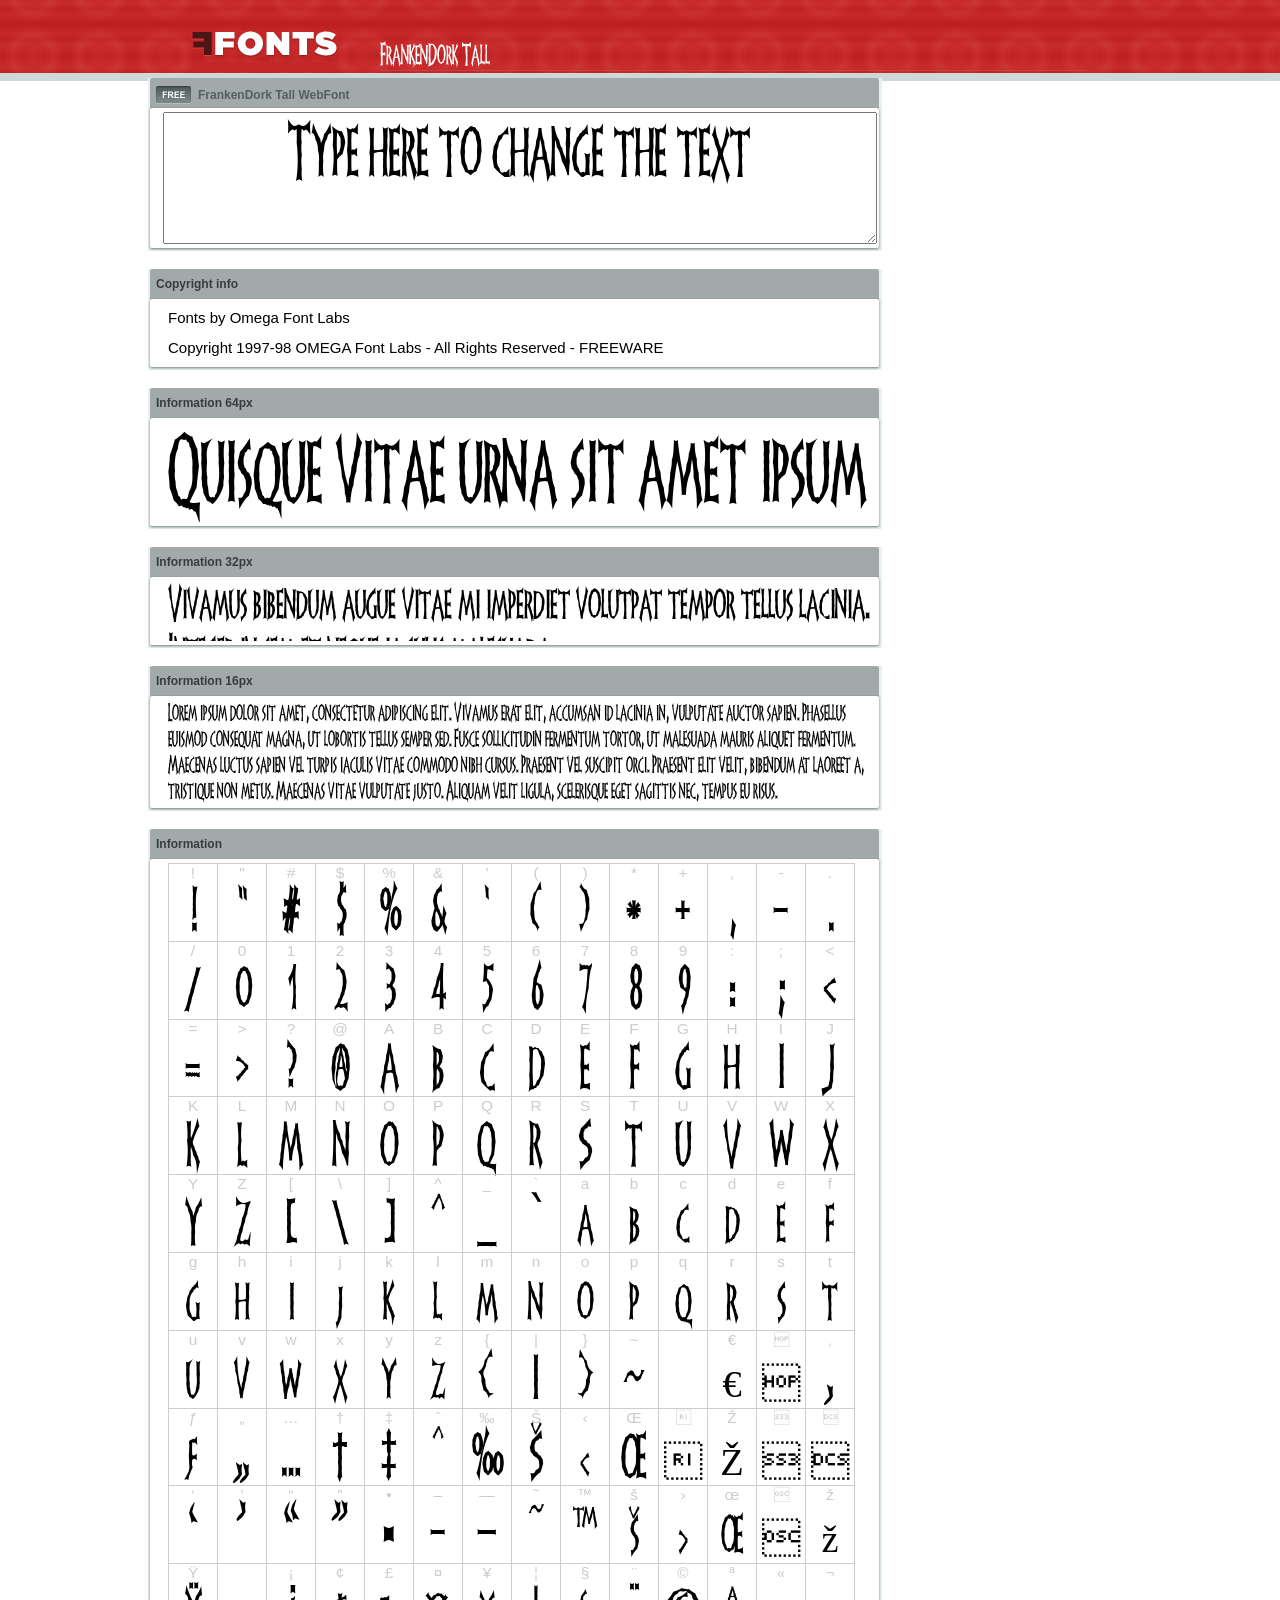
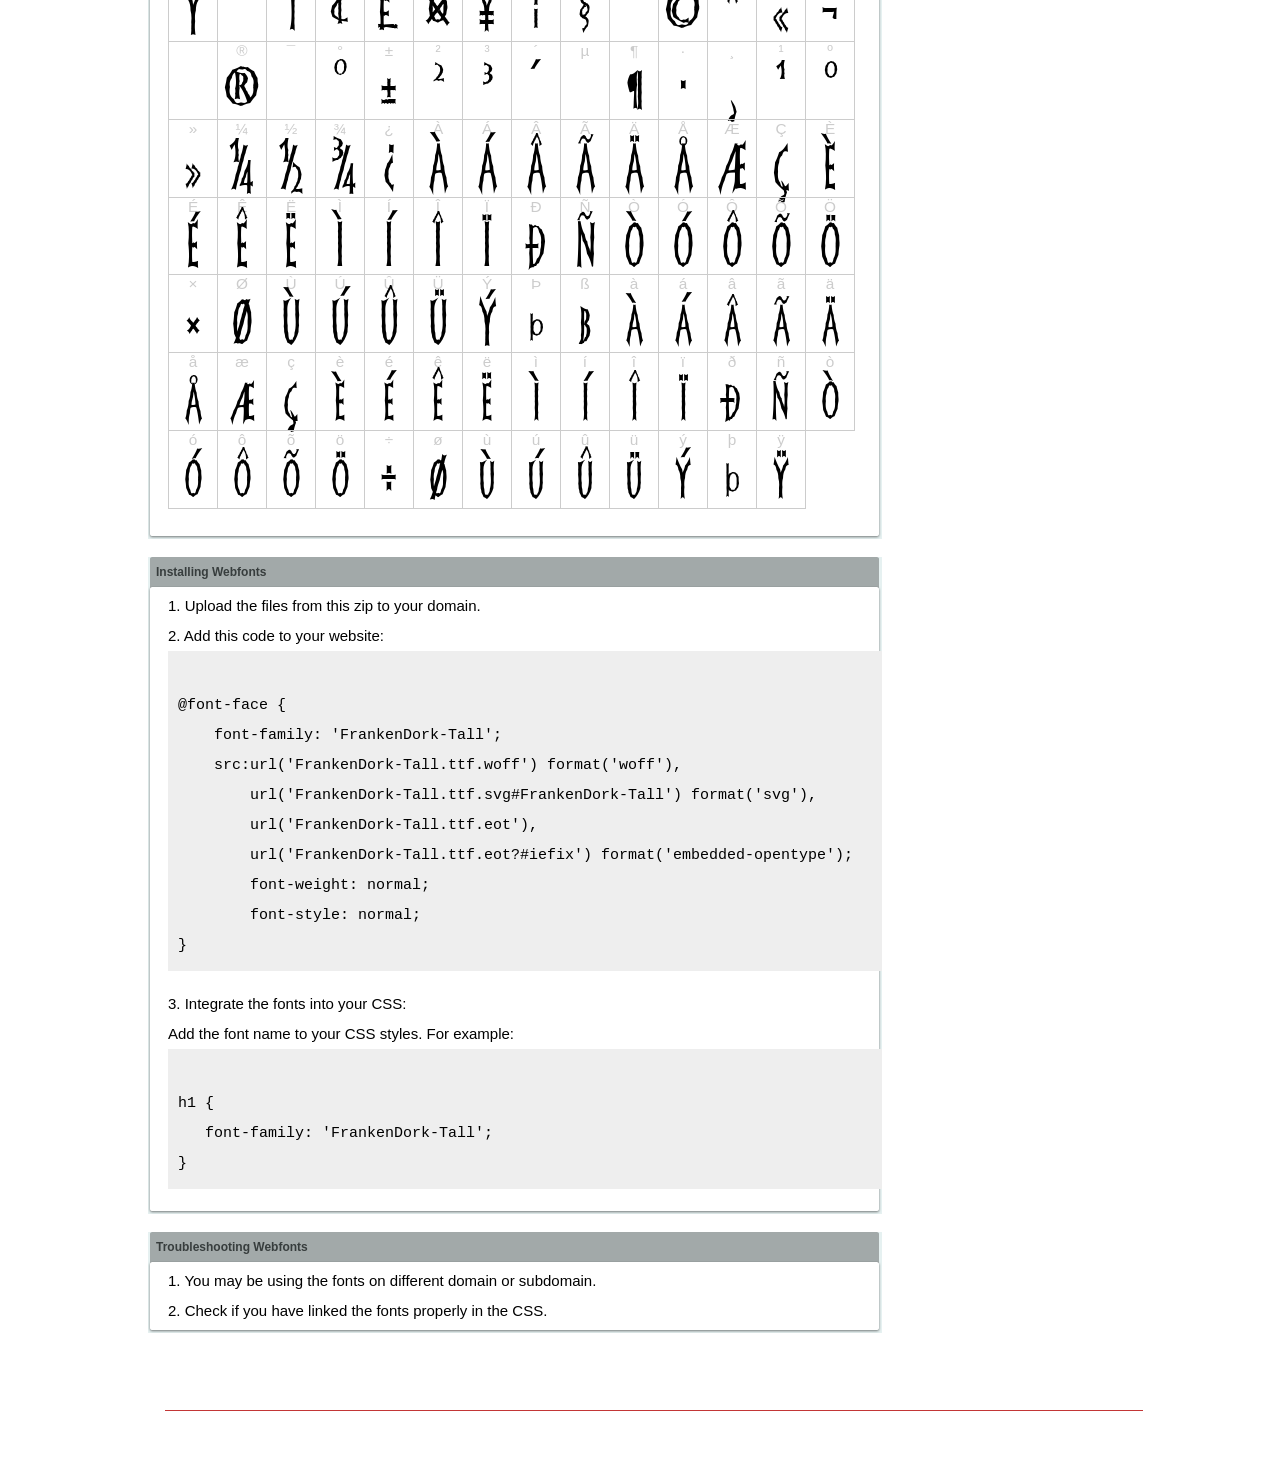
<file: fonts/test/webfonts_FrankenDork-Tall/example.html>
<!DOCTYPE html PUBLIC "-//W3C//DTD XHTML 1.0 Transitional//EN" "http://www.w3.org/TR/xhtml1/DTD/xhtml1-transitional.dtd">
<html xmlns="http://www.w3.org/1999/xhtml">
<head>
<meta http-equiv="Content-Type" content="text/html; charset=UTF-8" />
<title>FrankenDork Tall WebFont</title>
<meta name="description" content="FrankenDork Tall WebFont" />
<meta name="keywords" content="FrankenDork Tall WebFont" />
<style type="text/css">
@font-face {
  font-family: 'FrankenDork-Tall';
    src:  url('FrankenDork-Tall.ttf.woff') format('woff'),
    url('FrankenDork-Tall.ttf.svg#FrankenDork-Tall') format('svg'),
    url('FrankenDork-Tall.ttf.eot'),
    url('FrankenDork-Tall.eot?#iefix') format('embedded-opentype'); 
    font-weight: normal;
    font-style: normal;
}.examplefontl {
  font-family: 'FrankenDork-Tall';  
  color: black;
}
.examplefont {
  padding-bottom: 2em;
  overflow: hidden; 
  text-align: center;
}
.examplefont div {
  float: left;
  border: 1px solid #ccc;
  text-align: center;
  width: 1.25em;
  height: 2em;
  margin-right: -1px;
  margin-bottom: -1px;
  font-size: 3.2em; 
}
.examplefont div .defaultC {
  color: #ccc;
  font-family: arial, sans-serif;
  font-size: .4em;
  display: block;
}
*{margin:0;padding:0;}
body{margin:0px;padding:0px;background:#FFFFFF url(images/bgtile.gif?1) repeat-x;font-family:Arial, Helvetica, sans-serif;}
#header{background:url(images/headertile.gif);height:73px;margin:0px;overflow:hidden;}
#head{width:707px;float:left;height:31px;margin:39px 0 0 0;padding:0px;color:#ffffff;font-size:15px;border-bottom:1px solid #c94040;overflow:hidden;}
#head a{color:#ffffff;text-decoration:none;}
#headspan1{float:left;}
.container{width:994px;margin:0 auto;padding:0px;overflow:hidden;}
#content{width:734px;margin:5px 0px 0px 5px;float:left;padding:0px;font-size:12px;display:inline;color:#868e8e;overflow:hidden;}
.fontbox{background:url(images/fontboxtile.gif);width:734px;margin:0 0 18px 0;padding:0;overflow:hidden;}
.fontboxtop{background:url(images/fontboxtop.gif) no-repeat top left;height:18px;font-size:12px;color:#373d3d;width:718px;padding:8px;margin:0;overflow:hidden;}
.fontboxtop a{color:#373d3d;text-decoration:none;}
.fontboxspan1{background:url(images/free.gif) no-repeat;padding:2px 0 2px 42px;float:left;}
h6{background:url(images/logo.gif) top left no-repeat;width:230px;height:73px;margin:0px 0px 0px 7px;float:left;}
h6 a{display:block;height:73px;}
h6 a span{display:none;}
h1{display:inline;font-size:12px;font-weight:bold;color:#546060;padding:0px;float:left;}
.btn{border:0;margin:0;background:url('images/button.gif');background-repeat:repeat-x;color:#fff;width:127px;height:28px;font-size:17px;}
.inputsubtmi{border:1px solid #e1ebeb;border-bottom:2px solid #c7d1d1;padding:6px;margin:0 0 8px 0;}
.partner{font-size:16px;font-weight:bold;color:#000000;padding:0px;margin:39px 0px 12px 30px;}
.fontboxspan1notfree{padding:2px 0 2px 42px;float:left;}
#footer{height:123px;margin:0px;padding:0px;background:url(http://www.altfonts.com/images/foottile.gif);}
#foot{width:1005px;height:123px;background:url(http://www.altfonts.com/images/foot.gif) top left no-repeat;margin:0 auto;padding:0px;}
#copyright{height:31px;padding:28px 0 0 118px;margin:0 0 0 27px;border-bottom:1px solid #c33636;font-size:14px;color:#4a1616;}
code {
	white-space: pre;
	background-color: #eee;
	display: block;
	padding: 10px;
	margin-bottom: 18px;
	overflow: auto;
}    
</style>
</head>
<body>
<div id="header">
<div class="container">
<h6><a href="http://webfonts.ffonts.net" title="WebFonts"><span>WebFonts</span></a></h6>
<div id="head">
<span id="headspan1">
   <span style="font-family: 'FrankenDork-Tall';font-size: 20px; color: white;">FrankenDork Tall</span> 
</span>
</div>
</div>
</div>
<div class="container">
<div id="content">
<!-- WebFont --> 
<div class="fontbox">
<div class="fontboxtop"><span class="fontboxspan1"><h1>FrankenDork Tall WebFont</h1></span></div>
 <textarea id="txtAreaTryFont" cols="" rows="2" style="font-family: 'FrankenDork-Tall';width:97%; font-size: 50px; height: 130px;text-align: center;margin-left: 15px;" 
           onclick="if (this.value=='Type here to change the text') this.value=''">Type here to change the text</textarea>
<img src="images/fontboxbottom.gif" width="734" height="7" alt="" />
</div>
<div class="fontbox">
<div class="fontboxtop"><b>Copyright info</b></div>
<div style="text-align: left;margin-left:20px;color: black;font-size:15px;line-height:200%">
Fonts by Omega Font Labs<br />
Copyright 1997-98 OMEGA Font Labs - All Rights Reserved - FREEWARE
</div>
<img src="images/fontboxbottom.gif" width="734" height="7" alt="" />
</div>
<div class="fontbox">
<div class="fontboxtop"><b>Information 64px</b></div>
<div style="font-family: 'FrankenDork-Tall';margin-left:20px;font-size:64px;color:black;float: left;display: inline; overflow: hidden;height:100px;">
 Quisque vitae urna sit amet ipsum lobortis iaculis volutpat sit amet nibh. 
</div>
<img src="images/fontboxbottom.gif" width="734" height="7" alt="" />
</div>
<div class="fontbox">
<div class="fontboxtop"><b>Information 32px</b></div>
<div style="font-family: 'FrankenDork-Tall';margin-left:20px;font-size:30px;color:black;float: left;display: inline; overflow: hidden;height:60px;">
 Vivamus bibendum augue vitae mi imperdiet volutpat tempor tellus lacinia. Integer in sem et neque iaculis malesuada. 
</div>
<img src="images/fontboxbottom.gif" width="734" height="7" alt="" />
</div>
<div class="fontbox">
<div class="fontboxtop"><b>Information 16px</b></div>
<div style="font-family: 'FrankenDork-Tall';margin-left:20px;font-size:16px;color:black;float: left;display: inline; overflow: hidden;">
 Lorem ipsum dolor sit amet, consectetur adipiscing elit. Vivamus erat elit, accumsan id lacinia in, vulputate auctor sapien. Phasellus euismod consequat magna, ut lobortis tellus semper sed. Fusce sollicitudin fermentum tortor, ut malesuada mauris aliquet fermentum. Maecenas luctus sapien vel turpis iaculis vitae commodo nibh cursus. Praesent vel suscipit orci. Praesent elit velit, bibendum at laoreet a, tristique non metus. Maecenas vitae vulputate justo. Aliquam velit ligula, scelerisque eget sagittis nec, tempus eu risus. 
</div>
<img src="images/fontboxbottom.gif" width="734" height="7" alt="" />
</div>
<div class="fontbox">
<div class="fontboxtop"><b>Information</b></div>
<div class="examplefont examplefontl" style="text-align: center;margin-left:20px;">
 <div><span class="defaultC">&#33;</span><span>&#33;</span></div><div><span class="defaultC">&#34;</span><span>&#34;</span></div><div><span class="defaultC">&#35;</span><span>&#35;</span></div><div><span class="defaultC">&#36;</span><span>&#36;</span></div><div><span class="defaultC">&#37;</span><span>&#37;</span></div><div><span class="defaultC">&#38;</span><span>&#38;</span></div><div><span class="defaultC">&#39;</span><span>&#39;</span></div><div><span class="defaultC">&#40;</span><span>&#40;</span></div><div><span class="defaultC">&#41;</span><span>&#41;</span></div><div><span class="defaultC">&#42;</span><span>&#42;</span></div><div><span class="defaultC">&#43;</span><span>&#43;</span></div><div><span class="defaultC">&#44;</span><span>&#44;</span></div><div><span class="defaultC">&#45;</span><span>&#45;</span></div><div><span class="defaultC">&#46;</span><span>&#46;</span></div><div><span class="defaultC">&#47;</span><span>&#47;</span></div><div><span class="defaultC">&#48;</span><span>&#48;</span></div><div><span class="defaultC">&#49;</span><span>&#49;</span></div><div><span class="defaultC">&#50;</span><span>&#50;</span></div><div><span class="defaultC">&#51;</span><span>&#51;</span></div><div><span class="defaultC">&#52;</span><span>&#52;</span></div><div><span class="defaultC">&#53;</span><span>&#53;</span></div><div><span class="defaultC">&#54;</span><span>&#54;</span></div><div><span class="defaultC">&#55;</span><span>&#55;</span></div><div><span class="defaultC">&#56;</span><span>&#56;</span></div><div><span class="defaultC">&#57;</span><span>&#57;</span></div><div><span class="defaultC">&#58;</span><span>&#58;</span></div><div><span class="defaultC">&#59;</span><span>&#59;</span></div><div><span class="defaultC">&#60;</span><span>&#60;</span></div><div><span class="defaultC">&#61;</span><span>&#61;</span></div><div><span class="defaultC">&#62;</span><span>&#62;</span></div><div><span class="defaultC">&#63;</span><span>&#63;</span></div><div><span class="defaultC">&#64;</span><span>&#64;</span></div><div><span class="defaultC">&#65;</span><span>&#65;</span></div><div><span class="defaultC">&#66;</span><span>&#66;</span></div><div><span class="defaultC">&#67;</span><span>&#67;</span></div><div><span class="defaultC">&#68;</span><span>&#68;</span></div><div><span class="defaultC">&#69;</span><span>&#69;</span></div><div><span class="defaultC">&#70;</span><span>&#70;</span></div><div><span class="defaultC">&#71;</span><span>&#71;</span></div><div><span class="defaultC">&#72;</span><span>&#72;</span></div><div><span class="defaultC">&#73;</span><span>&#73;</span></div><div><span class="defaultC">&#74;</span><span>&#74;</span></div><div><span class="defaultC">&#75;</span><span>&#75;</span></div><div><span class="defaultC">&#76;</span><span>&#76;</span></div><div><span class="defaultC">&#77;</span><span>&#77;</span></div><div><span class="defaultC">&#78;</span><span>&#78;</span></div><div><span class="defaultC">&#79;</span><span>&#79;</span></div><div><span class="defaultC">&#80;</span><span>&#80;</span></div><div><span class="defaultC">&#81;</span><span>&#81;</span></div><div><span class="defaultC">&#82;</span><span>&#82;</span></div><div><span class="defaultC">&#83;</span><span>&#83;</span></div><div><span class="defaultC">&#84;</span><span>&#84;</span></div><div><span class="defaultC">&#85;</span><span>&#85;</span></div><div><span class="defaultC">&#86;</span><span>&#86;</span></div><div><span class="defaultC">&#87;</span><span>&#87;</span></div><div><span class="defaultC">&#88;</span><span>&#88;</span></div><div><span class="defaultC">&#89;</span><span>&#89;</span></div><div><span class="defaultC">&#90;</span><span>&#90;</span></div><div><span class="defaultC">&#91;</span><span>&#91;</span></div><div><span class="defaultC">&#92;</span><span>&#92;</span></div><div><span class="defaultC">&#93;</span><span>&#93;</span></div><div><span class="defaultC">&#94;</span><span>&#94;</span></div><div><span class="defaultC">&#95;</span><span>&#95;</span></div><div><span class="defaultC">&#96;</span><span>&#96;</span></div><div><span class="defaultC">&#97;</span><span>&#97;</span></div><div><span class="defaultC">&#98;</span><span>&#98;</span></div><div><span class="defaultC">&#99;</span><span>&#99;</span></div><div><span class="defaultC">&#100;</span><span>&#100;</span></div><div><span class="defaultC">&#101;</span><span>&#101;</span></div><div><span class="defaultC">&#102;</span><span>&#102;</span></div><div><span class="defaultC">&#103;</span><span>&#103;</span></div><div><span class="defaultC">&#104;</span><span>&#104;</span></div><div><span class="defaultC">&#105;</span><span>&#105;</span></div><div><span class="defaultC">&#106;</span><span>&#106;</span></div><div><span class="defaultC">&#107;</span><span>&#107;</span></div><div><span class="defaultC">&#108;</span><span>&#108;</span></div><div><span class="defaultC">&#109;</span><span>&#109;</span></div><div><span class="defaultC">&#110;</span><span>&#110;</span></div><div><span class="defaultC">&#111;</span><span>&#111;</span></div><div><span class="defaultC">&#112;</span><span>&#112;</span></div><div><span class="defaultC">&#113;</span><span>&#113;</span></div><div><span class="defaultC">&#114;</span><span>&#114;</span></div><div><span class="defaultC">&#115;</span><span>&#115;</span></div><div><span class="defaultC">&#116;</span><span>&#116;</span></div><div><span class="defaultC">&#117;</span><span>&#117;</span></div><div><span class="defaultC">&#118;</span><span>&#118;</span></div><div><span class="defaultC">&#119;</span><span>&#119;</span></div><div><span class="defaultC">&#120;</span><span>&#120;</span></div><div><span class="defaultC">&#121;</span><span>&#121;</span></div><div><span class="defaultC">&#122;</span><span>&#122;</span></div><div><span class="defaultC">&#123;</span><span>&#123;</span></div><div><span class="defaultC">&#124;</span><span>&#124;</span></div><div><span class="defaultC">&#125;</span><span>&#125;</span></div><div><span class="defaultC">&#126;</span><span>&#126;</span></div><div><span class="defaultC">&#127;</span><span>&#127;</span></div><div><span class="defaultC">&#128;</span><span>&#128;</span></div><div><span class="defaultC">&#129;</span><span>&#129;</span></div><div><span class="defaultC">&#130;</span><span>&#130;</span></div><div><span class="defaultC">&#131;</span><span>&#131;</span></div><div><span class="defaultC">&#132;</span><span>&#132;</span></div><div><span class="defaultC">&#133;</span><span>&#133;</span></div><div><span class="defaultC">&#134;</span><span>&#134;</span></div><div><span class="defaultC">&#135;</span><span>&#135;</span></div><div><span class="defaultC">&#136;</span><span>&#136;</span></div><div><span class="defaultC">&#137;</span><span>&#137;</span></div><div><span class="defaultC">&#138;</span><span>&#138;</span></div><div><span class="defaultC">&#139;</span><span>&#139;</span></div><div><span class="defaultC">&#140;</span><span>&#140;</span></div><div><span class="defaultC">&#141;</span><span>&#141;</span></div><div><span class="defaultC">&#142;</span><span>&#142;</span></div><div><span class="defaultC">&#143;</span><span>&#143;</span></div><div><span class="defaultC">&#144;</span><span>&#144;</span></div><div><span class="defaultC">&#145;</span><span>&#145;</span></div><div><span class="defaultC">&#146;</span><span>&#146;</span></div><div><span class="defaultC">&#147;</span><span>&#147;</span></div><div><span class="defaultC">&#148;</span><span>&#148;</span></div><div><span class="defaultC">&#149;</span><span>&#149;</span></div><div><span class="defaultC">&#150;</span><span>&#150;</span></div><div><span class="defaultC">&#151;</span><span>&#151;</span></div><div><span class="defaultC">&#152;</span><span>&#152;</span></div><div><span class="defaultC">&#153;</span><span>&#153;</span></div><div><span class="defaultC">&#154;</span><span>&#154;</span></div><div><span class="defaultC">&#155;</span><span>&#155;</span></div><div><span class="defaultC">&#156;</span><span>&#156;</span></div><div><span class="defaultC">&#157;</span><span>&#157;</span></div><div><span class="defaultC">&#158;</span><span>&#158;</span></div><div><span class="defaultC">&#159;</span><span>&#159;</span></div><div><span class="defaultC">&#160;</span><span>&#160;</span></div><div><span class="defaultC">&#161;</span><span>&#161;</span></div><div><span class="defaultC">&#162;</span><span>&#162;</span></div><div><span class="defaultC">&#163;</span><span>&#163;</span></div><div><span class="defaultC">&#164;</span><span>&#164;</span></div><div><span class="defaultC">&#165;</span><span>&#165;</span></div><div><span class="defaultC">&#166;</span><span>&#166;</span></div><div><span class="defaultC">&#167;</span><span>&#167;</span></div><div><span class="defaultC">&#168;</span><span>&#168;</span></div><div><span class="defaultC">&#169;</span><span>&#169;</span></div><div><span class="defaultC">&#170;</span><span>&#170;</span></div><div><span class="defaultC">&#171;</span><span>&#171;</span></div><div><span class="defaultC">&#172;</span><span>&#172;</span></div><div><span class="defaultC">&#173;</span><span>&#173;</span></div><div><span class="defaultC">&#174;</span><span>&#174;</span></div><div><span class="defaultC">&#175;</span><span>&#175;</span></div><div><span class="defaultC">&#176;</span><span>&#176;</span></div><div><span class="defaultC">&#177;</span><span>&#177;</span></div><div><span class="defaultC">&#178;</span><span>&#178;</span></div><div><span class="defaultC">&#179;</span><span>&#179;</span></div><div><span class="defaultC">&#180;</span><span>&#180;</span></div><div><span class="defaultC">&#181;</span><span>&#181;</span></div><div><span class="defaultC">&#182;</span><span>&#182;</span></div><div><span class="defaultC">&#183;</span><span>&#183;</span></div><div><span class="defaultC">&#184;</span><span>&#184;</span></div><div><span class="defaultC">&#185;</span><span>&#185;</span></div><div><span class="defaultC">&#186;</span><span>&#186;</span></div><div><span class="defaultC">&#187;</span><span>&#187;</span></div><div><span class="defaultC">&#188;</span><span>&#188;</span></div><div><span class="defaultC">&#189;</span><span>&#189;</span></div><div><span class="defaultC">&#190;</span><span>&#190;</span></div><div><span class="defaultC">&#191;</span><span>&#191;</span></div><div><span class="defaultC">&#192;</span><span>&#192;</span></div><div><span class="defaultC">&#193;</span><span>&#193;</span></div><div><span class="defaultC">&#194;</span><span>&#194;</span></div><div><span class="defaultC">&#195;</span><span>&#195;</span></div><div><span class="defaultC">&#196;</span><span>&#196;</span></div><div><span class="defaultC">&#197;</span><span>&#197;</span></div><div><span class="defaultC">&#198;</span><span>&#198;</span></div><div><span class="defaultC">&#199;</span><span>&#199;</span></div><div><span class="defaultC">&#200;</span><span>&#200;</span></div><div><span class="defaultC">&#201;</span><span>&#201;</span></div><div><span class="defaultC">&#202;</span><span>&#202;</span></div><div><span class="defaultC">&#203;</span><span>&#203;</span></div><div><span class="defaultC">&#204;</span><span>&#204;</span></div><div><span class="defaultC">&#205;</span><span>&#205;</span></div><div><span class="defaultC">&#206;</span><span>&#206;</span></div><div><span class="defaultC">&#207;</span><span>&#207;</span></div><div><span class="defaultC">&#208;</span><span>&#208;</span></div><div><span class="defaultC">&#209;</span><span>&#209;</span></div><div><span class="defaultC">&#210;</span><span>&#210;</span></div><div><span class="defaultC">&#211;</span><span>&#211;</span></div><div><span class="defaultC">&#212;</span><span>&#212;</span></div><div><span class="defaultC">&#213;</span><span>&#213;</span></div><div><span class="defaultC">&#214;</span><span>&#214;</span></div><div><span class="defaultC">&#215;</span><span>&#215;</span></div><div><span class="defaultC">&#216;</span><span>&#216;</span></div><div><span class="defaultC">&#217;</span><span>&#217;</span></div><div><span class="defaultC">&#218;</span><span>&#218;</span></div><div><span class="defaultC">&#219;</span><span>&#219;</span></div><div><span class="defaultC">&#220;</span><span>&#220;</span></div><div><span class="defaultC">&#221;</span><span>&#221;</span></div><div><span class="defaultC">&#222;</span><span>&#222;</span></div><div><span class="defaultC">&#223;</span><span>&#223;</span></div><div><span class="defaultC">&#224;</span><span>&#224;</span></div><div><span class="defaultC">&#225;</span><span>&#225;</span></div><div><span class="defaultC">&#226;</span><span>&#226;</span></div><div><span class="defaultC">&#227;</span><span>&#227;</span></div><div><span class="defaultC">&#228;</span><span>&#228;</span></div><div><span class="defaultC">&#229;</span><span>&#229;</span></div><div><span class="defaultC">&#230;</span><span>&#230;</span></div><div><span class="defaultC">&#231;</span><span>&#231;</span></div><div><span class="defaultC">&#232;</span><span>&#232;</span></div><div><span class="defaultC">&#233;</span><span>&#233;</span></div><div><span class="defaultC">&#234;</span><span>&#234;</span></div><div><span class="defaultC">&#235;</span><span>&#235;</span></div><div><span class="defaultC">&#236;</span><span>&#236;</span></div><div><span class="defaultC">&#237;</span><span>&#237;</span></div><div><span class="defaultC">&#238;</span><span>&#238;</span></div><div><span class="defaultC">&#239;</span><span>&#239;</span></div><div><span class="defaultC">&#240;</span><span>&#240;</span></div><div><span class="defaultC">&#241;</span><span>&#241;</span></div><div><span class="defaultC">&#242;</span><span>&#242;</span></div><div><span class="defaultC">&#243;</span><span>&#243;</span></div><div><span class="defaultC">&#244;</span><span>&#244;</span></div><div><span class="defaultC">&#245;</span><span>&#245;</span></div><div><span class="defaultC">&#246;</span><span>&#246;</span></div><div><span class="defaultC">&#247;</span><span>&#247;</span></div><div><span class="defaultC">&#248;</span><span>&#248;</span></div><div><span class="defaultC">&#249;</span><span>&#249;</span></div><div><span class="defaultC">&#250;</span><span>&#250;</span></div><div><span class="defaultC">&#251;</span><span>&#251;</span></div><div><span class="defaultC">&#252;</span><span>&#252;</span></div><div><span class="defaultC">&#253;</span><span>&#253;</span></div><div><span class="defaultC">&#254;</span><span>&#254;</span></div><div><span class="defaultC">&#255;</span><span>&#255;</span></div> 
</div>
<img src="images/fontboxbottom.gif" width="734" height="7" alt="" />
</div>
<div class="fontbox">
<div class="fontboxtop"><b>Installing Webfonts</b></div>
<div style="text-align: left;margin-left:20px;color: black;font-size:15px;line-height:200%">
1. Upload the files from this zip to your domain.<br />
2. Add this code to your website:<br />
<code>
@font-face {
    font-family: 'FrankenDork-Tall';
    src:url('FrankenDork-Tall.ttf.woff') format('woff'),
        url('FrankenDork-Tall.ttf.svg#FrankenDork-Tall') format('svg'),
        url('FrankenDork-Tall.ttf.eot'),
        url('FrankenDork-Tall.ttf.eot?#iefix') format('embedded-opentype'); 
        font-weight: normal;
        font-style: normal;
}
</code>
3. Integrate the fonts into your CSS:<br />
Add the font name to your CSS styles. For example:
<code>
h1 { 
   font-family: 'FrankenDork-Tall';
}  
</code>
</div>
<img src="images/fontboxbottom.gif" width="734" height="7" alt="" />
</div>
<div class="fontbox">
<div class="fontboxtop"><b>Troubleshooting Webfonts</b></div>
<div style="text-align: left;margin-left:20px;color: black;font-size:15px;line-height:200%">
1. You may be using the fonts on different domain or subdomain.<Br />
2. Check if you have linked the fonts properly in the CSS.<Br />
</div>
<img src="images/fontboxbottom.gif" width="734" height="7" alt="" />
</div>
</div>
</div>
<div id="footer">
<div id="foot">
<div id="copyright" style="font-size:11px;color:white;">&copy; - <a href="http://www.ffonts.net" title="Free Fonts" style="color:white;">Free Fonts by www.FFonts.net</a> - </div>
</div>
</div>

</body>
</html>
</file>
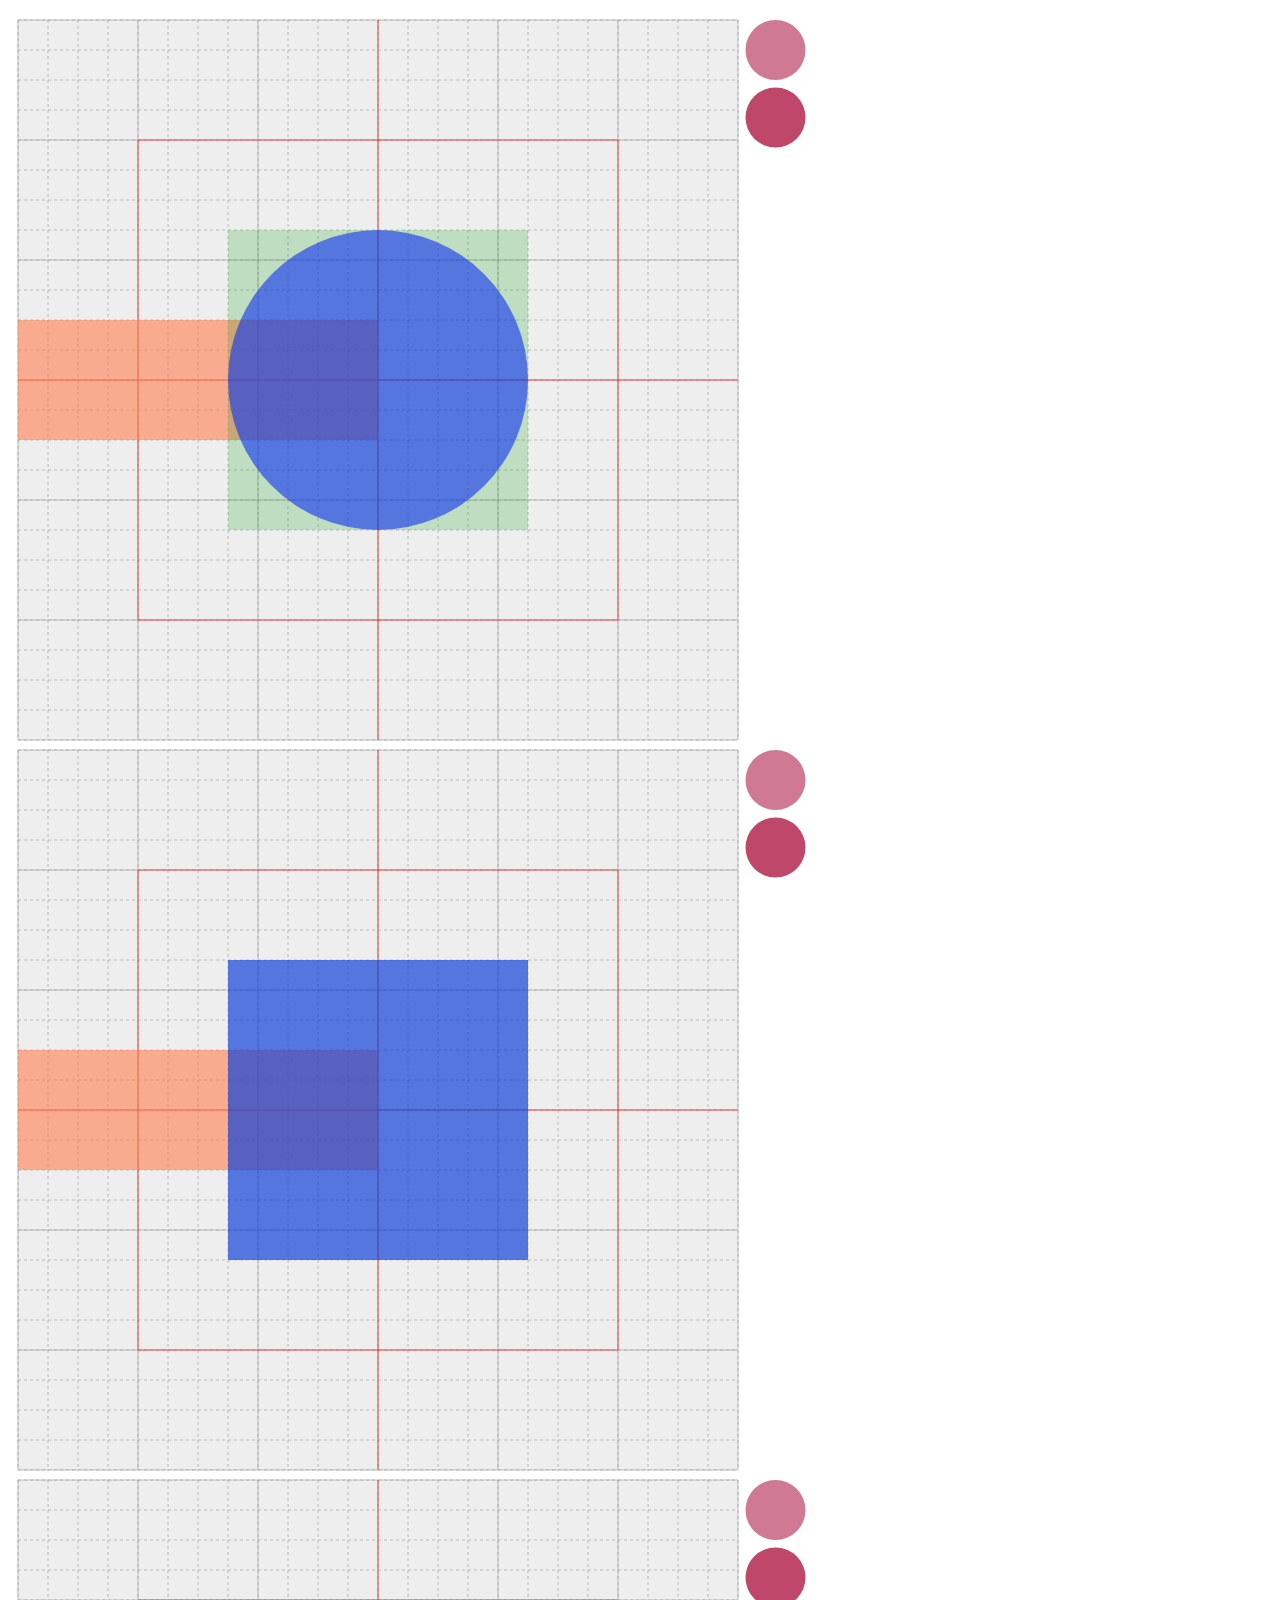
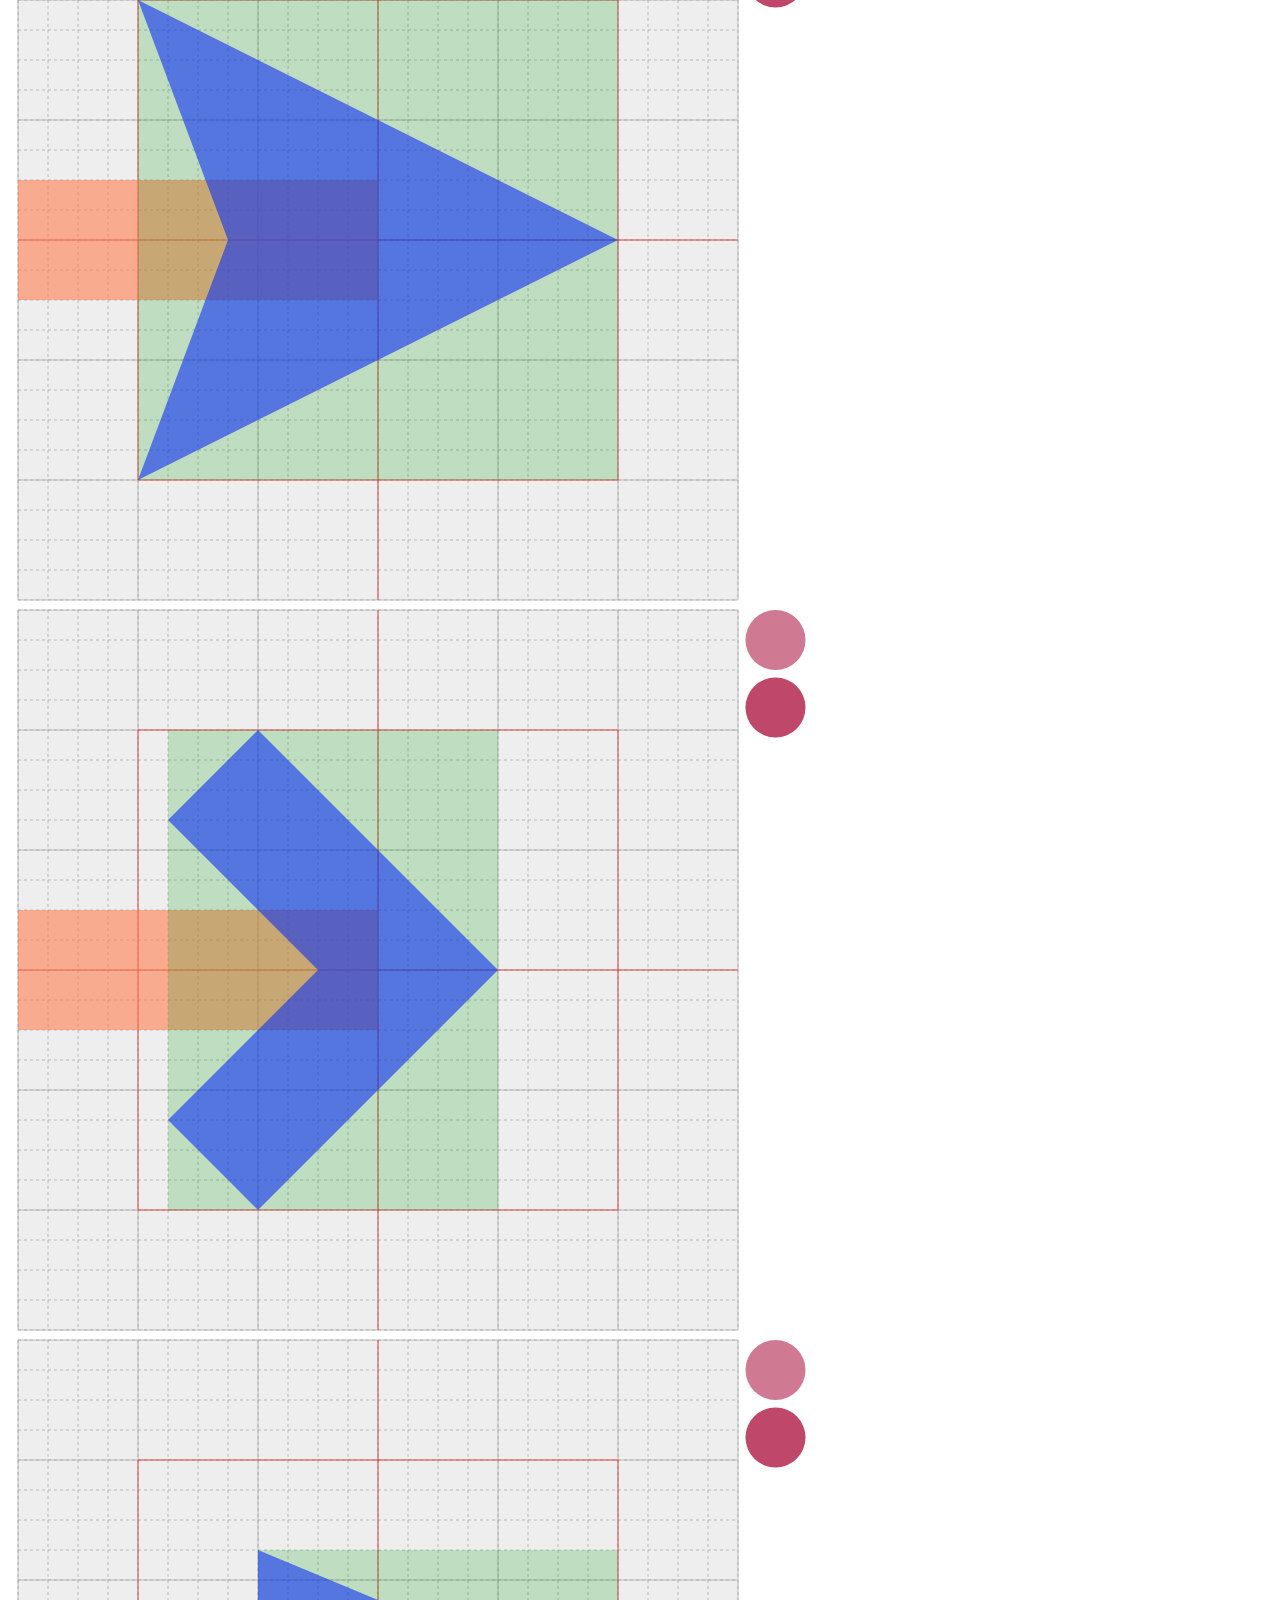
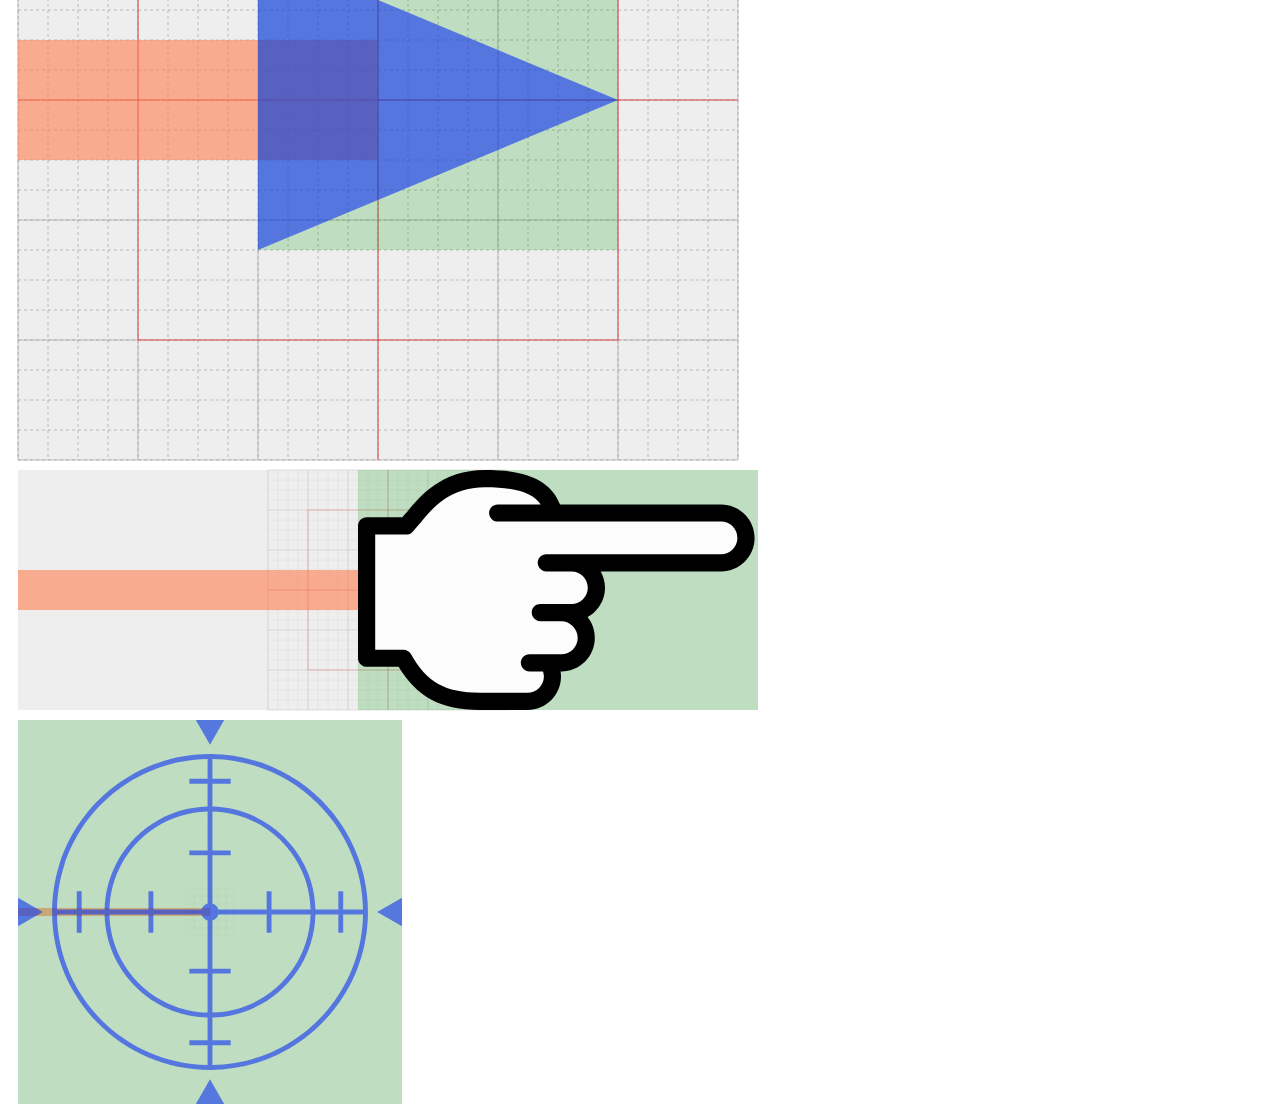
<file: scripts/LeaderLine/src/symbols.html>
<!DOCTYPE html>
<html>
<head>
  <meta charset="utf-8">
  <title>symbol</title>

  <style>

svg {
  display: block;
  background-color: #eee;
  margin: 10px;
  overflow: visible;
}

#grid {
  fill: none;
  stroke-width: 0.02px;
}

#grid1 { stroke: #999; stroke-dasharray: 0.1px; }
#grid2 { stroke: #999; }
#grid3 { stroke: #f00; }

.line {
  fill: none;
  stroke: rgba(255, 127, 80, 0.6);
  stroke-width: 4px;
}

.size {
  fill: rgba(0, 153, 10, 0.2);
}

.face {
  fill: rgba(15, 51, 242, 0.6);
}

.outline-base,
.outline-max {
  fill: none;
  stroke: rgba(242, 15, 80, 0.6);
  display: none;
}

.btn-base,
.btn-max { cursor: pointer; }
.btn-base { fill: rgb(207, 122, 146); }
.btn-max { fill: rgb(191, 71, 105); }

.btn-base:hover ~ .outline-base { display: inline; }
.btn-max:hover ~ .outline-max { display: inline; }

  </style>

  <script>

window.addEventListener('load', () => {

  Array.prototype.slice.call(document.getElementsByTagName('svg')).forEach(svg => {
    var SVG_NS = 'http://www.w3.org/2000/svg', BTN_R = 1, BTN_MARGIN = 0.25,
      symbol = svg.getElementsByClassName('symbol')[0],
      viewBox, defs, face, outlineBase, outlineMax, mask, maskSymbol, btnBase, btnMax;
    if (symbol && symbol.id) {

      defs = svg.appendChild(document.createElementNS(SVG_NS, 'defs'));
      defs.appendChild(symbol);
      face = svg.appendChild(document.createElementNS(SVG_NS, 'use'));
      face.href.baseVal = `#${symbol.id}`;
      face.className.baseVal = 'face';

      if ((outlineBase = svg.getElementsByClassName('outline-base')[0]) &&
          (outlineMax = svg.getElementsByClassName('outline-max')[0])) {
        mask = defs.appendChild(document.createElementNS(SVG_NS, 'mask'));
        mask.id = `${symbol.id}-mask`;

        maskSymbol = mask.appendChild(document.createElementNS(SVG_NS, 'use'));
        maskSymbol.href.baseVal = `#${symbol.id}`;
        maskSymbol.style.fill = 'white';

        btnBase = svg.appendChild(document.createElementNS(SVG_NS, 'circle'));
        btnMax = svg.appendChild(document.createElementNS(SVG_NS, 'circle'));
        btnBase.appendChild(document.createElementNS(SVG_NS, 'title')).textContent = 'outline-base';
        btnMax.appendChild(document.createElementNS(SVG_NS, 'title')).textContent = 'outline-max';
        btnBase.className.baseVal = 'btn-base';
        btnMax.className.baseVal = 'btn-max';
        viewBox = svg.viewBox.baseVal;
        btnBase.r.baseVal.value = btnMax.r.baseVal.value = BTN_R;
        btnBase.cx.baseVal.value = btnMax.cx.baseVal.value = viewBox.x + viewBox.width + BTN_R + BTN_MARGIN;
        btnBase.cy.baseVal.value = viewBox.y + BTN_R;
        btnMax.cy.baseVal.value = viewBox.y + BTN_R * 3 + BTN_MARGIN;

        outlineBase.href.baseVal = outlineMax.href.baseVal = `#${symbol.id}`;
        outlineBase.style.mask = outlineMax.style.mask = `url(#${symbol.id}-mask)`;
        svg.appendChild(outlineBase);
        svg.appendChild(outlineMax);
      }
    }
  });

}, false);

  </script>

</head>
<body>

  <svg version="1.1" width="0" height="0">
    <defs>
      <g id="grid">
        <path id="grid1" d="
          M0,0 h24 m-24,1 h24 m-24,1 h24 m-24,1 h24 m-24,1 h24
          m-24,1 h24 m-24,1 h24 m-24,1 h24 m-24,1 h24 m-24,1 h24
          m-24,1 h24 m-24,1 h24 m-24,1 h24 m-24,1 h24 m-24,1 h24
          m-24,1 h24 m-24,1 h24 m-24,1 h24 m-24,1 h24 m-24,1 h24
          m-24,1 h24 m-24,1 h24 m-24,1 h24 m-24,1 h24 m-24,1 h24
          M0,0 v24 m1,-24 v24 m1,-24 v24 m1,-24 v24 m1,-24 v24
          m1,-24 v24 m1,-24 v24 m1,-24 v24 m1,-24 v24 m1,-24 v24
          m1,-24 v24 m1,-24 v24 m1,-24 v24 m1,-24 v24 m1,-24 v24
          m1,-24 v24 m1,-24 v24 m1,-24 v24 m1,-24 v24 m1,-24 v24
          m1,-24 v24 m1,-24 v24 m1,-24 v24 m1,-24 v24 m1,-24 v24
          " />
        <path id="grid2" d="
          M0,0 h24 m-24,4 h24 m-24,4 h24 m-24,4 h24 m-24,4 h24
          m-24,4 h24 m-24,4 h24
          M0,0 v24 m4,-24 v24 m4,-24 v24 m4,-24 v24 m4,-24 v24
          m4,-24 v24 m4,-24 v24
          " />
        <path id="grid3" d="
          M0,12 h24 M12,0 v24
          M4,4 h16 v16 h-16 z
          " />
      </g>
    </defs>
  </svg>

  <!--
     A symbol has `id` and `symbol` class.
     `rect.size` is required for `BBox`.
     `use.outline-base` and `use.outline-max` are required for `outlineBase` and `outlineMax`. (stroke-width / 2 = *size)
       A symbol that doesn't have these two doesn't support outline.

     A symbol is able to have classes:
     - `prop-*` :       Add a `*` property. e.g. `prop-noRotate`
     - `varId-*` :      Add a variable that has `*` as name and `id` as value. e.g. `varId-DEFAULT_END_PLUG`
     - `no-overhead` :  Disable `overhead`.
  -->

  <svg version="1.1" viewBox="-12 -12 24 24" width="720" height="720">
    <use xlink:href="#grid" x="-12" y="-12" />
    <path class="line" d="M-12,0 L0,0" />

    <circle id="disc" class="symbol prop-noRotate no-overhead"
      cx="0" cy="0" r="5" />

    <rect class="size"          x="-5" y="-5" width="10" height="10" />
    <use class="outline-base"   stroke-width="2" />
    <use class="outline-max"    stroke-width="8" />

  </svg>

  <svg version="1.1" viewBox="-12 -12 24 24" width="720" height="720">
    <use xlink:href="#grid" x="-12" y="-12" />
    <path class="line" d="M-12,0 L0,0" />

    <rect id="square" class="symbol prop-noRotate no-overhead"
      x="-5" y="-5" width="10" height="10" />

    <rect class="size"          x="-5" y="-5" width="10" height="10" />
    <use class="outline-base"   stroke-width="2" />
    <use class="outline-max"    stroke-width="8" />

  </svg>

  <svg version="1.1" viewBox="-12 -12 24 24" width="720" height="720">
    <use xlink:href="#grid" x="-12" y="-12" />
    <path class="line" d="M-12,0 L0,0" />

    <polygon id="arrow1" class="symbol varId-DEFAULT_END_PLUG"
      points="-8,-8 8,0 -8,8 -5,0" />

    <rect class="size"          x="-8" y="-8" width="16" height="16" />
    <use class="outline-base"   stroke-width="4" />
    <use class="outline-max"    stroke-width="6" />

  </svg>

  <svg version="1.1" viewBox="-12 -12 24 24" width="720" height="720">
    <use xlink:href="#grid" x="-12" y="-12" />
    <path class="line" d="M-12,0 L0,0" />

    <polygon id="arrow2" class="symbol"
      points="-4,-8 4,0 -4,8 -7,5 -2,0 -7,-5" />

    <rect class="size"          x="-7" y="-8" width="11" height="16" />
    <use class="outline-base"   stroke-width="2" />
    <use class="outline-max"    stroke-width="3.5" />

  </svg>

  <svg version="1.1" viewBox="-12 -12 24 24" width="720" height="720">
    <use xlink:href="#grid" x="-12" y="-12" />
    <path class="line" d="M-12,0 L0,0" />

    <polygon id="arrow3" class="symbol"
      points="-4,-5 8,0 -4,5" />

    <rect class="size"          x="-4" y="-5" width="12" height="10" />
    <use class="outline-base"   stroke-width="2" />
    <use class="outline-max"    stroke-width="5" />

  </svg>

  <svg version="1.1" viewBox="-37 -12 74 24" width="740" height="240">
    <use xlink:href="#grid" x="-12" y="-12" />
    <path class="line" d="M-37,0 L0,0" />

    <g id="hand" class="symbol">
      <path style="fill: #fcfcfc" d="M 9.19 11.14 h 4.75 c 1.38 0 2.49 -1.11 2.49 -2.49 c 0 -0.51 -0.15 -0.98 -0.41 -1.37 h 1.3 c 1.38 0 2.49 -1.11 2.49 -2.49 s -1.11 -2.53 -2.49 -2.53 h 1.02 c 1.38 0 2.49 -1.11 2.49 -2.49 s -1.11 -2.49 -2.49 -2.49 h 14.96 c 1.37 0 2.49 -1.11 2.49 -2.49 s -1.11 -2.49 -2.49 -2.49 H 16.58 C 16 -9.86 14.28 -11.14 9.7 -11.14 c -4.79 0 -6.55 3.42 -7.87 4.73 H -2.14 v 13.23 h 3.68 C 3.29 9.97 5.47 11.14 9.19 11.14 L 9.19 11.14 Z" />
      <path style="fill: black" d="M 13.95 12 c 1.85 0 3.35 -1.5 3.35 -3.35 c 0 -0.17 -0.02 -0.34 -0.04 -0.51 h 0.07 c 1.85 0 3.35 -1.5 3.35 -3.35 c 0 -0.79 -0.27 -1.51 -0.72 -2.08 c 1.03 -0.57 1.74 -1.67 1.74 -2.93 c 0 -0.59 -0.16 -1.15 -0.43 -1.63 h 12.04 c 1.85 0 3.35 -1.5 3.35 -3.35 c 0 -1.85 -1.5 -3.35 -3.35 -3.35 H 17.2 C 16.26 -10.93 13.91 -12 9.7 -12 C 5.36 -12 3.22 -9.4 1.94 -7.84 c 0 0 -0.29 0.33 -0.5 0.57 c -0.63 0 -3.58 0 -3.58 0 C -2.61 -7.27 -3 -6.88 -3 -6.41 v 13.23 c 0 0.47 0.39 0.86 0.86 0.86 c 0 0 2.48 0 3.2 0 C 2.9 10.73 5.29 12 9.19 12 L 13.95 12 Z M 9.19 10.28 c -3.46 0 -5.33 -1.05 -6.9 -3.87 c -0.15 -0.27 -0.44 -0.44 -0.75 -0.44 c 0 0 -1.81 0 -2.82 0 V -5.55 c 1.06 0 3.11 0 3.11 0 c 0.25 0 0.44 -0.06 0.61 -0.25 l 0.83 -0.95 c 1.23 -1.49 2.91 -3.53 6.43 -3.53 c 3.45 0 4.9 0.74 5.57 1.72 h -4.3 c -0.48 0 -0.86 0.38 -0.86 0.86 s 0.39 0.86 0.86 0.86 h 22.34 c 0.9 0 1.63 0.73 1.63 1.63 c 0 0.9 -0.73 1.63 -1.63 1.63 H 15.83 c -0.48 0 -0.86 0.38 -0.86 0.86 c 0 0.47 0.39 0.86 0.86 0.86 h 2.52 c 0.9 0 1.63 0.73 1.63 1.63 s -0.73 1.63 -1.63 1.63 h -3.12 c -0.48 0 -0.86 0.38 -0.86 0.86 c 0 0.47 0.39 0.86 0.86 0.86 h 2.11 c 0.88 0 1.63 0.76 1.63 1.67 c 0 0.9 -0.73 1.63 -1.63 1.63 h -3.2 c -0.48 0 -0.86 0.39 -0.86 0.86 c 0 0.47 0.39 0.86 0.86 0.86 h 1.36 c 0.05 0.16 0.09 0.34 0.09 0.51 c 0 0.9 -0.73 1.63 -1.63 1.63 C 13.95 10.28 9.19 10.28 9.19 10.28 Z" />
    </g>

    <rect class="size"          x="-3" y="-12" width="40" height="24" />

  </svg>

  <svg version="1.1" viewBox="-96 -96 192 192" width="384" height="384">
    <use xlink:href="#grid" x="-12" y="-12" />
    <path class="line" d="M-96,0 L0,0" />

    <g id="crosshair" class="symbol prop-noRotate no-overhead">
      <path d="M 0 -78.97 c -43.54 0 -78.97 35.43 -78.97 78.97 c 0 43.54 35.43 78.97 78.97 78.97 s 78.97 -35.43 78.97 -78.97 C 78.97 -43.54 43.55 -78.97 0 -78.97 Z M 76.51 -1.21 h -9.91 v -9.11 h -2.43 v 9.11 h -11.45 c -0.64 -28.12 -23.38 -50.86 -51.5 -51.5 V -64.17 h 9.11 V -66.6 h -9.11 v -9.91 C 42.46 -75.86 75.86 -42.45 76.51 -1.21 Z M -1.21 -30.76 h -9.11 v 2.43 h 9.11 V -4.2 c -1.44 0.42 -2.57 1.54 -2.98 2.98 H -28.33 v -9.11 h -2.43 v 9.11 H -50.29 C -49.65 -28 -27.99 -49.65 -1.21 -50.29 V -30.76 Z M -30.76 1.21 v 9.11 h 2.43 v -9.11 H -4.2 c 0.42 1.44 1.54 2.57 2.98 2.98 v 24.13 h -9.11 v 2.43 h 9.11 v 19.53 C -27.99 49.65 -49.65 28 -50.29 1.21 H -30.76 Z M 1.22 30.75 h 9.11 v -2.43 h -9.11 V 4.2 c 1.44 -0.42 2.56 -1.54 2.98 -2.98 h 24.13 v 9.11 h 2.43 v -9.11 h 19.53 C 49.65 28 28 49.65 1.22 50.29 V 30.75 Z M 30.76 -1.21 v -9.11 h -2.43 v 9.11 H 4.2 c -0.42 -1.44 -1.54 -2.56 -2.98 -2.98 V -28.33 h 9.11 v -2.43 h -9.11 V -50.29 C 28 -49.65 49.65 -28 50.29 -1.21 H 30.76 Z M -1.21 -76.51 v 9.91 h -9.11 v 2.43 h 9.11 v 11.45 c -28.12 0.64 -50.86 23.38 -51.5 51.5 H -64.17 v -9.11 H -66.6 v 9.11 h -9.91 C -75.86 -42.45 -42.45 -75.86 -1.21 -76.51 Z M -76.51 1.21 h 9.91 v 9.11 h 2.43 v -9.11 h 11.45 c 0.64 28.12 23.38 50.86 51.5 51.5 v 11.45 h -9.11 v 2.43 h 9.11 v 9.91 C -42.45 75.86 -75.86 42.45 -76.51 1.21 Z M 1.22 76.51 v -9.91 h 9.11 v -2.43 h -9.11 v -11.45 c 28.12 -0.64 50.86 -23.38 51.5 -51.5 h 11.45 v 9.11 h 2.43 v -9.11 h 9.91 C 75.86 42.45 42.45 75.86 1.22 76.51 Z" />
      <path d="M 0 83.58 L -7.1 96 L 7.1 96 Z" />
      <path d="M 0 -83.58 L 7.1 -96 L -7.1 -96" />
      <path d="M 83.58 0 L 96 7.1 L 96 -7.1 Z" />
      <path d="M -83.58 0 L -96 -7.1 L -96 7.1 Z" />
    </g>

    <rect class="size"          x="-96" y="-96" width="192" height="192" />

  </svg>

</body>
</html>
</file>
<file: fonts/GillSans/stylesheet.css>
@font-face {
    font-family: 'GillSansCondC';
    src: url('GillSansCondC-Bold.eot');
    src: local('GillSansCondC Bold'), local('GillSansCondC-Bold'),
        url('GillSansCondC-Bold.eot?#iefix') format('embedded-opentype'),
        url('GillSansCondC-Bold.woff2') format('woff2'),
        url('GillSansCondC-Bold.woff') format('woff'),
        url('GillSansCondC-Bold.ttf') format('truetype');
    font-weight: bold;
    font-style: normal;
}

@font-face {
    font-family: 'GillSansCondBlackC';
    src: url('GillSansCondBlackC.eot');
    src: local('GillSansCondBlackC'),
        url('GillSansCondBlackC.eot?#iefix') format('embedded-opentype'),
        url('GillSansCondBlackC.woff2') format('woff2'),
        url('GillSansCondBlackC.woff') format('woff'),
        url('GillSansCondBlackC.ttf') format('truetype');
    font-weight: 900;
    font-style: normal;
}

@font-face {
    font-family: 'GillSansCondC';
    src: url('GillSansCondC.eot');
    src: local('GillSansCondC'),
        url('GillSansCondC.eot?#iefix') format('embedded-opentype'),
        url('GillSansCondC.woff2') format('woff2'),
        url('GillSansCondC.woff') format('woff'),
        url('GillSansCondC.ttf') format('truetype');
    font-weight: normal;
    font-style: normal;
}

@font-face {
    font-family: 'GillSansC';
    src: url('GillSansC-Italic.eot');
    src: local('GillSansC Italic'), local('GillSansC-Italic'),
        url('GillSansC-Italic.eot?#iefix') format('embedded-opentype'),
        url('GillSansC-Italic.woff2') format('woff2'),
        url('GillSansC-Italic.woff') format('woff'),
        url('GillSansC-Italic.ttf') format('truetype');
    font-weight: normal;
    font-style: italic;
}

@font-face {
    font-family: 'GillSansC';
    src: url('GillSansC-BoldItalic.eot');
    src: local('GillSansC Bold Italic'), local('GillSansC-BoldItalic'),
        url('GillSansC-BoldItalic.eot?#iefix') format('embedded-opentype'),
        url('GillSansC-BoldItalic.woff2') format('woff2'),
        url('GillSansC-BoldItalic.woff') format('woff'),
        url('GillSansC-BoldItalic.ttf') format('truetype');
    font-weight: bold;
    font-style: italic;
}

@font-face {
    font-family: 'GillSansC';
    src: url('GillSansC.eot');
    src: local('GillSansC'),
        url('GillSansC.eot?#iefix') format('embedded-opentype'),
        url('GillSansC.woff2') format('woff2'),
        url('GillSansC.woff') format('woff'),
        url('GillSansC.ttf') format('truetype');
    font-weight: normal;
    font-style: normal;
}

@font-face {
    font-family: 'GillSansExtraBoldC';
    src: url('GillSansExtraBoldC.eot');
    src: local('GillSansExtraBoldC'),
        url('GillSansExtraBoldC.eot?#iefix') format('embedded-opentype'),
        url('GillSansExtraBoldC.woff2') format('woff2'),
        url('GillSansExtraBoldC.woff') format('woff'),
        url('GillSansExtraBoldC.ttf') format('truetype');
    font-weight: 800;
    font-style: normal;
}

@font-face {
    font-family: 'GillSansC';
    src: url('GillSansC-Bold.eot');
    src: local('GillSansC Bold'), local('GillSansC-Bold'),
        url('GillSansC-Bold.eot?#iefix') format('embedded-opentype'),
        url('GillSansC-Bold.woff2') format('woff2'),
        url('GillSansC-Bold.woff') format('woff'),
        url('GillSansC-Bold.ttf') format('truetype');
    font-weight: bold;
    font-style: normal;
}

@font-face {
    font-family: 'GillSansLightC';
    src: url('GillSansLightC.eot');
    src: local('GillSansLightC'),
        url('GillSansLightC.eot?#iefix') format('embedded-opentype'),
        url('GillSansLightC.woff2') format('woff2'),
        url('GillSansLightC.woff') format('woff'),
        url('GillSansLightC.ttf') format('truetype');
    font-weight: 300;
    font-style: normal;
}

@font-face {
    font-family: 'GillSansLightC';
    src: url('GillSansLightC-Italic.eot');
    src: local('GillSansLightC Italic'), local('GillSansLightC-Italic'),
        url('GillSansLightC-Italic.eot?#iefix') format('embedded-opentype'),
        url('GillSansLightC-Italic.woff2') format('woff2'),
        url('GillSansLightC-Italic.woff') format('woff'),
        url('GillSansLightC-Italic.ttf') format('truetype');
    font-weight: 300;
    font-style: italic;
}
</file>
